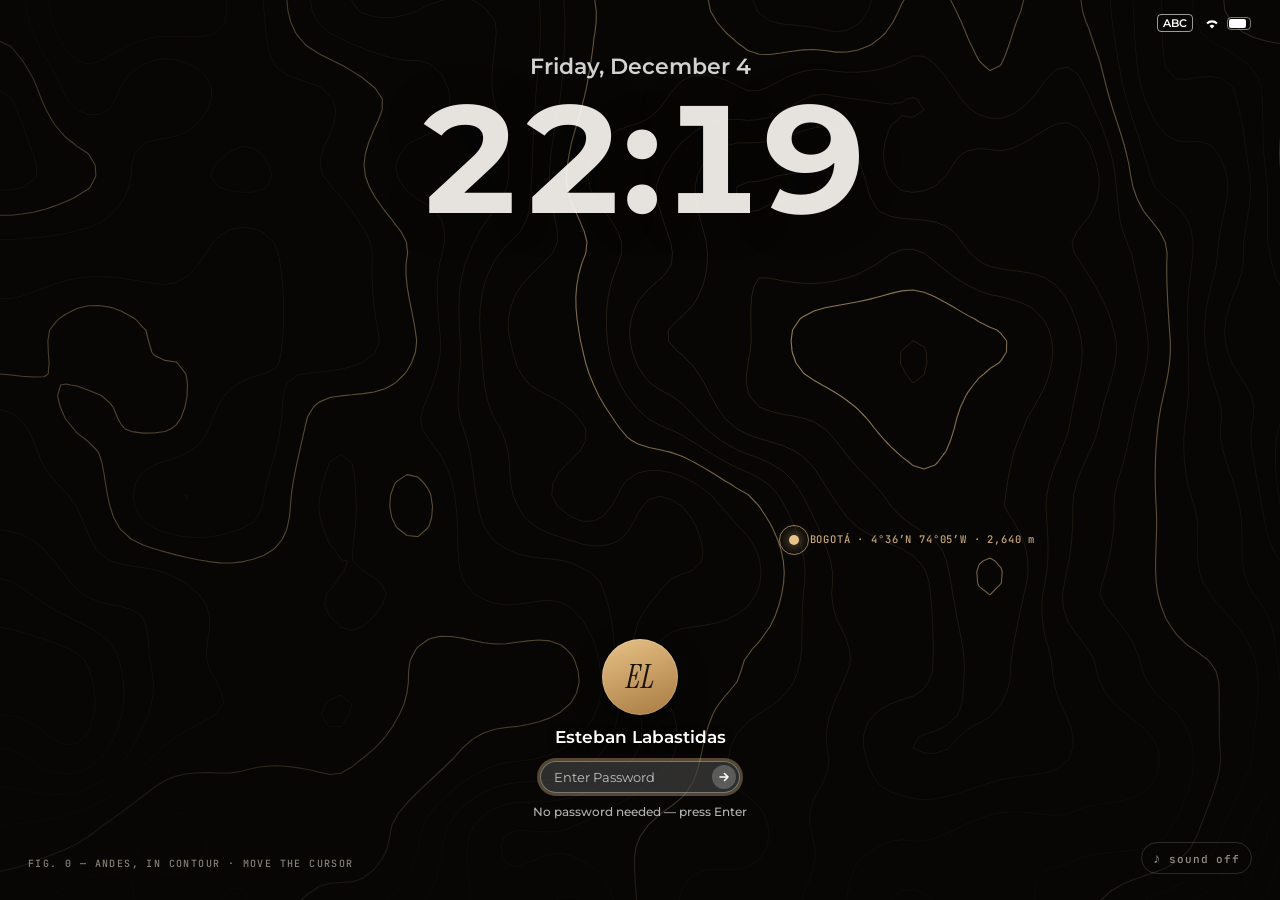
<file: index.html>
<!doctype html>
<html lang="en">
<head>
<meta charset="utf-8">
<meta name="viewport" content="width=device-width, initial-scale=1, viewport-fit=cover">
<title>Esteban Labastidas</title>
<meta name="description" content="Esteban Labastidas — economist, banker, builder. Strategy & Investor Relations at Grupo Aval, inflation forecasting research and projects, as a macOS-style desktop.">
<meta name="theme-color" content="#0b0a08">
<link rel="canonical" href="https://stebandido77.github.io/estebanlabastidas.github.io/">
<meta property="og:type" content="website">
<meta property="og:site_name" content="Esteban Labastidas">
<meta property="og:title" content="Esteban Labastidas — Economist · Banker · Builder">
<meta property="og:description" content="Strategy & Investor Relations at Grupo Aval. Inflation forecasting research, banking and markets projects, and writing about Colombia — as a macOS-style desktop.">
<meta property="og:url" content="https://stebandido77.github.io/estebanlabastidas.github.io/">
<meta property="og:image" content="https://stebandido77.github.io/estebanlabastidas.github.io/assets/img/og.jpg">
<meta property="og:image:width" content="1200">
<meta property="og:image:height" content="630">
<meta property="og:image:alt" content="Esteban Labastidas — Economist · Banker · Builder, over a black and white photo of Bogotá">
<meta property="og:locale" content="en_US">
<meta name="twitter:card" content="summary_large_image">
<meta name="twitter:creator" content="@Stbandido_">
<meta name="twitter:title" content="Esteban Labastidas — Economist · Banker · Builder">
<meta name="twitter:description" content="Strategy & Investor Relations at Grupo Aval. Inflation forecasting research, projects and writing about Colombia.">
<meta name="twitter:image" content="https://stebandido77.github.io/estebanlabastidas.github.io/assets/img/og.jpg">
<link rel="icon" href="data:image/svg+xml,%3Csvg xmlns=%22http://www.w3.org/2000/svg%22 viewBox=%220 0 64 64%22%3E%3Crect width=%2264%22 height=%2264%22 rx=%2215%22 fill=%22%23c79a5e%22/%3E%3Ctext x=%2232%22 y=%2243%22 text-anchor=%22middle%22 font-family=%22Georgia,serif%22 font-style=%22italic%22 font-size=%2230%22 fill=%22%231b150d%22%3EEL%3C/text%3E%3C/svg%3E">
<link rel="preconnect" href="https://fonts.googleapis.com">
<link rel="preconnect" href="https://fonts.gstatic.com" crossorigin>
<link rel="preload" as="style" href="https://fonts.googleapis.com/css2?family=Instrument+Serif:ital@0;1&family=Montserrat:wght@400;500;600;700&family=JetBrains+Mono:wght@400;500&family=Archivo:wdth,wght@100..125,400..700&display=swap" onload="this.onload=null;this.rel='stylesheet'">
<noscript><style>.lock,.dock,.mnav,.mb.more,.hint{display:none!important}.home{display:none!important}</style><link rel="stylesheet" href="https://fonts.googleapis.com/css2?family=Instrument+Serif:ital@0;1&family=Montserrat:wght@400;500;600;700&family=JetBrains+Mono:wght@400;500&family=Archivo:wdth,wght@100..125,400..700&display=swap"></noscript>
<link rel="preload" as="image" href="assets/img/portrait.jpg" media="(min-width:900px)">
<script>try{if(sessionStorage.getItem('eos.unlocked'))document.documentElement.classList.add('unlocked')}catch(e){}</script>
<link rel="stylesheet" href="css/os.css">
<link rel="stylesheet" href="css/apps.css">
<script defer src="assets/data/content.js"></script>
<script defer src="js/os.js"></script>
<script defer src="js/wallpaper.js"></script>
<script defer src="js/apps/about.js"></script>
<script defer src="js/apps/research.js"></script>
<script defer src="js/apps/projects.js"></script>
<script defer src="js/apps/path.js"></script>
<script defer src="js/apps/notes.js"></script>
<script defer src="js/apps/photos.js"></script>
<script defer src="js/apps/markets.js"></script>
<script defer src="js/apps/activity.js"></script>
<script defer src="js/apps/safari.js"></script>
<script defer src="js/apps/mail.js"></script>
<script defer src="js/apps/term.js"></script>
<script defer src="js/elia-net.js"></script>
<script defer src="js/apps/elia.js"></script>
<script defer src="js/apps/music.js"></script>
<script defer src="js/portrait.js"></script>
<script defer src="js/lock.js"></script>
<script defer src="js/audio.js"></script>
</head>
<body>

<div class="wall" aria-hidden="true">
  <canvas id="city"></canvas>
  <img id="wallimg" alt="" decoding="async" sizes="100vw"
    data-srcset="assets/img/wallpaper-900.webp 900w, assets/img/wallpaper-1440.webp 1440w, assets/img/wallpaper-2560.webp 2560w"
    data-src="assets/img/wallpaper.jpg">
  <div class="wdim"></div>
  <div class="grain" id="grain"></div>
</div>

<div class="lock" id="lock" role="dialog" aria-modal="true" aria-label="Login screen. Press Enter to open." tabindex="-1">
  <canvas id="topo" aria-hidden="true"></canvas>
  <div class="lk-vig"></div>
  <div class="lk-mark" id="lkmark" aria-hidden="true"><i></i><span>BOGOTÁ · 4°36′N 74°05′W · 2,640 m</span></div>
  <div class="lk-stat" aria-hidden="true"><span><b class="lk-kb">ABC</b><svg width="16" height="12" viewBox="0 0 16 12"><path d="M8 11.5 5.6 9a3.4 3.4 0 0 1 4.8 0L8 11.5Zm-4.2-4.3L2.3 5.7a8 8 0 0 1 11.4 0l-1.5 1.5a5.9 5.9 0 0 0-8.4 0Z" fill="#fff"/></svg><svg width="27" height="13" viewBox="0 0 27 13"><rect x=".5" y=".5" width="23" height="12" rx="3.5" fill="none" stroke="#fff" opacity=".45"/><rect x="2" y="2" width="17" height="9" rx="2" fill="#fff"/></svg></span></div>
  <div class="lk-clock">
    <p class="lk-date" id="lkdate">—</p>
    <p class="lk-time" id="lktime">--:--</p>
  </div>
  <script>/* fill the clock before first paint (it is the LCP element); lock.js keeps it ticking */
  try{var n=new Date(),z='America/Bogota';document.getElementById('lktime').textContent=new Intl.DateTimeFormat('en-US',{timeZone:z,hour:'numeric',minute:'2-digit',hour12:false}).format(n).replace(/^24/,'00');document.getElementById('lkdate').textContent=new Intl.DateTimeFormat('en-US',{timeZone:z,weekday:'long',month:'long',day:'numeric'}).format(n)}catch(e){}</script>
  <form class="lk-login" id="lklogin" autocomplete="off">
    <div class="lk-ava" aria-hidden="true">EL</div>
    <p class="lk-name">Esteban Labastidas</p>
    <div class="lk-pw">
      <label for="lkpw" class="sr">Password</label>
      <input id="lkpw" type="password" placeholder="Enter Password" aria-describedby="lkhint">
      <button type="submit" aria-label="Log in"><svg width="12" height="12" viewBox="0 0 12 12" aria-hidden="true"><path d="M2 6h8M6.5 2.5 10 6l-3.5 3.5" fill="none" stroke="currentColor" stroke-width="1.6" stroke-linecap="round" stroke-linejoin="round"/></svg></button>
    </div>
    <p class="lk-hint" id="lkhint">No password needed — press Enter</p>
  </form>
  <p class="lk-cap" aria-hidden="true">fig. 0 — Andes, in contour · move the cursor</p>
  <button class="lk-snd" id="lksnd" type="button" aria-pressed="false" title="Play music when you log in"><b aria-hidden="true">♪</b> <span>sound off</span></button>
</div>

<header class="menubar">
  <div class="l">
    <div class="mb logo" data-menu tabindex="0" role="button" aria-haspopup="menu" aria-label="EL menu">EL
      <div class="menu" role="menu">
        <button data-open="about">About Esteban</button>
        <a data-cv href="assets/docs/CV_Esteban_Labastidas.pdf" target="_blank" rel="noopener">Download CV <kbd>PDF</kbd></a>
        <hr><button data-spot>Search… <kbd>⌘K</kbd></button>
        <hr><button data-closeall>Close all windows</button>
        <hr><small class="mh">Window</small>
        <button data-win="min">Minimize <kbd>⌥M</kbd></button>
        <button data-win="zoom">Zoom</button>
        <button data-win="cycle">Cycle windows <kbd>⌥`</kbd></button>
        <button data-tile>Arrange windows</button>
        <button data-win="close">Close window <kbd>⌥W</kbd></button>
        <hr><button data-lock>Lock Screen <kbd>⌃⌘Q</kbd></button>
      </div>
    </div>
    <nav class="mnav" id="mnav" aria-label="Pages"></nav>
    <div class="mb more" data-menu tabindex="0" role="button" aria-haspopup="menu">Pages ▾
      <div class="menu" id="gomenu" role="menu"></div>
    </div>
  </div>
  <div class="r">
    <span class="st mkt" id="mbmkt"></span>
    <button class="mb st" data-spot aria-label="Search"><svg width="14" height="14" viewBox="0 0 14 14" aria-hidden="true"><circle cx="6" cy="6" r="4.5" fill="none" stroke="currentColor" stroke-width="1.5"/><path d="M9.5 9.5 13 13" stroke="currentColor" stroke-width="1.5" stroke-linecap="round"/></svg></button>
    <span class="st" aria-hidden="true"><svg width="16" height="12" viewBox="0 0 16 12"><path d="M8 11.5 5.6 9a3.4 3.4 0 0 1 4.8 0L8 11.5Zm-4.2-4.3L2.3 5.7a8 8 0 0 1 11.4 0l-1.5 1.5a5.9 5.9 0 0 0-8.4 0Z" fill="currentColor"/></svg></span>
    <span class="sndw">
      <button class="mb st snd" id="snd" aria-label="Play music" aria-pressed="false" title="Music — click to play/pause, right-click or hold for volume"><svg width="17" height="14" viewBox="0 0 17 14" aria-hidden="true"><path d="M1.5 5h3l4-3.5v11l-4-3.5h-3z" fill="currentColor"/><path class="w1" d="M11 4.5a3.5 3.5 0 0 1 0 5" fill="none" stroke="currentColor" stroke-width="1.4" stroke-linecap="round"/><path class="w2" d="M13 2.5a6.5 6.5 0 0 1 0 9" fill="none" stroke="currentColor" stroke-width="1.4" stroke-linecap="round"/></svg></button>
      <span class="menu sndpop" id="sndpop" hidden><label for="sndvol">Volume</label><input id="sndvol" type="range" min="0" max="100"></span>
    </span>
    <span class="st" id="clock">—</span>
  </div>
</header>

<main id="wins"></main>

<noscript>
  <article class="nojs">
    <h1>Esteban Labastidas</h1>
    <p class="nojs-k">Economist · Banker · Builder — Bogotá</p>
    <p>Analyst in Strategy &amp; Investor Relations at Grupo Aval. M.Sc. Applied Economics at Universidad de los Andes; B.S. Industrial Engineering &amp; B.A. Economics at Pontificia Universidad Javeriana. Research on inflation forecasting in Colombia (Bayesian and density forecasts, TVP-BVAR-SV, a hybrid early-warning system on SSRN), banking and capital-markets projects, and public writing on Colombian economics.</p>
    <p>This site is an interactive desktop and needs JavaScript. Everything is also here:</p>
    <ul>
      <li><a href="assets/docs/CV_Esteban_Labastidas.pdf">CV (PDF)</a></li>
      <li><a href="https://www.linkedin.com/in/esteban-labastidas-cmsa%C2%AE-8272a019a/">LinkedIn</a></li>
      <li><a href="https://github.com/Stebandido77">GitHub</a></li>
      <li><a href="https://papers.ssrn.com/sol3/papers.cfm?abstract_id=6625578">Working paper on SSRN</a></li>
      <li><a href="mailto:estebanlabastidasm@javeriana.edu.co">estebanlabastidasm@javeriana.edu.co</a></li>
      <li><a href="classic/">The classic notebook</a> (the previous, scrolling version of this site)</li>
    </ul>
  </article>
</noscript>

<section class="home" aria-label="Home screen">
  <div class="hstat"><span id="hclock">—</span><span style="display:flex;gap:6px;align-items:center" aria-hidden="true"><svg width="16" height="12" viewBox="0 0 16 12"><path d="M8 11.5 5.6 9a3.4 3.4 0 0 1 4.8 0L8 11.5Zm-4.2-4.3L2.3 5.7a8 8 0 0 1 11.4 0l-1.5 1.5a5.9 5.9 0 0 0-8.4 0Z" fill="currentColor"/></svg><svg width="25" height="12" viewBox="0 0 27 13"><rect x=".5" y=".5" width="23" height="12" rx="3.5" fill="none" stroke="currentColor" opacity=".5"/><rect x="2" y="2" width="17" height="9" rx="2" fill="currentColor"/></svg></span></div>
  <div class="hwid">
    <h2>Esteban<br><em>Labastidas</em></h2>
    <p id="htag"></p>
    <div class="mk" id="hmkt"></div>
  </div>
  <div class="apps" id="happs"></div>
</section>

<nav class="dock" id="dock" aria-label="Dock"></nav>

<footer>
<p class="wcap">Bogotá · black &amp; white<br>Photo <a href="https://commons.wikimedia.org/wiki/File:Bogot%C3%A1,_Monserrate,_2023-06_CN-02.jpg" target="_blank" rel="noopener">© Steffen Schmitz</a> · <a href="https://creativecommons.org/licenses/by-sa/4.0/" target="_blank" rel="noopener">CC BY-SA 4.0</a></p>
<div class="hint" id="hint">Every page is in the menu bar and the Dock · search with <kbd>⌘K</kbd></div>
</footer>

<div class="spot" id="spot" role="dialog" aria-modal="true" aria-label="Search">
  <div class="box">
    <div class="q"><svg width="20" height="20" viewBox="0 0 14 14" aria-hidden="true"><circle cx="6" cy="6" r="4.5" fill="none" stroke="currentColor" stroke-width="1.3"/><path d="M9.5 9.5 13 13" stroke="currentColor" stroke-width="1.3" stroke-linecap="round"/></svg><input id="spotq" placeholder="Search papers, projects, roles…" autocomplete="off" aria-label="Search" aria-controls="spotr"></div>
    <ul id="spotr" role="listbox" aria-label="Results"></ul>
  </div>
</div>

</body>
</html>
</file>
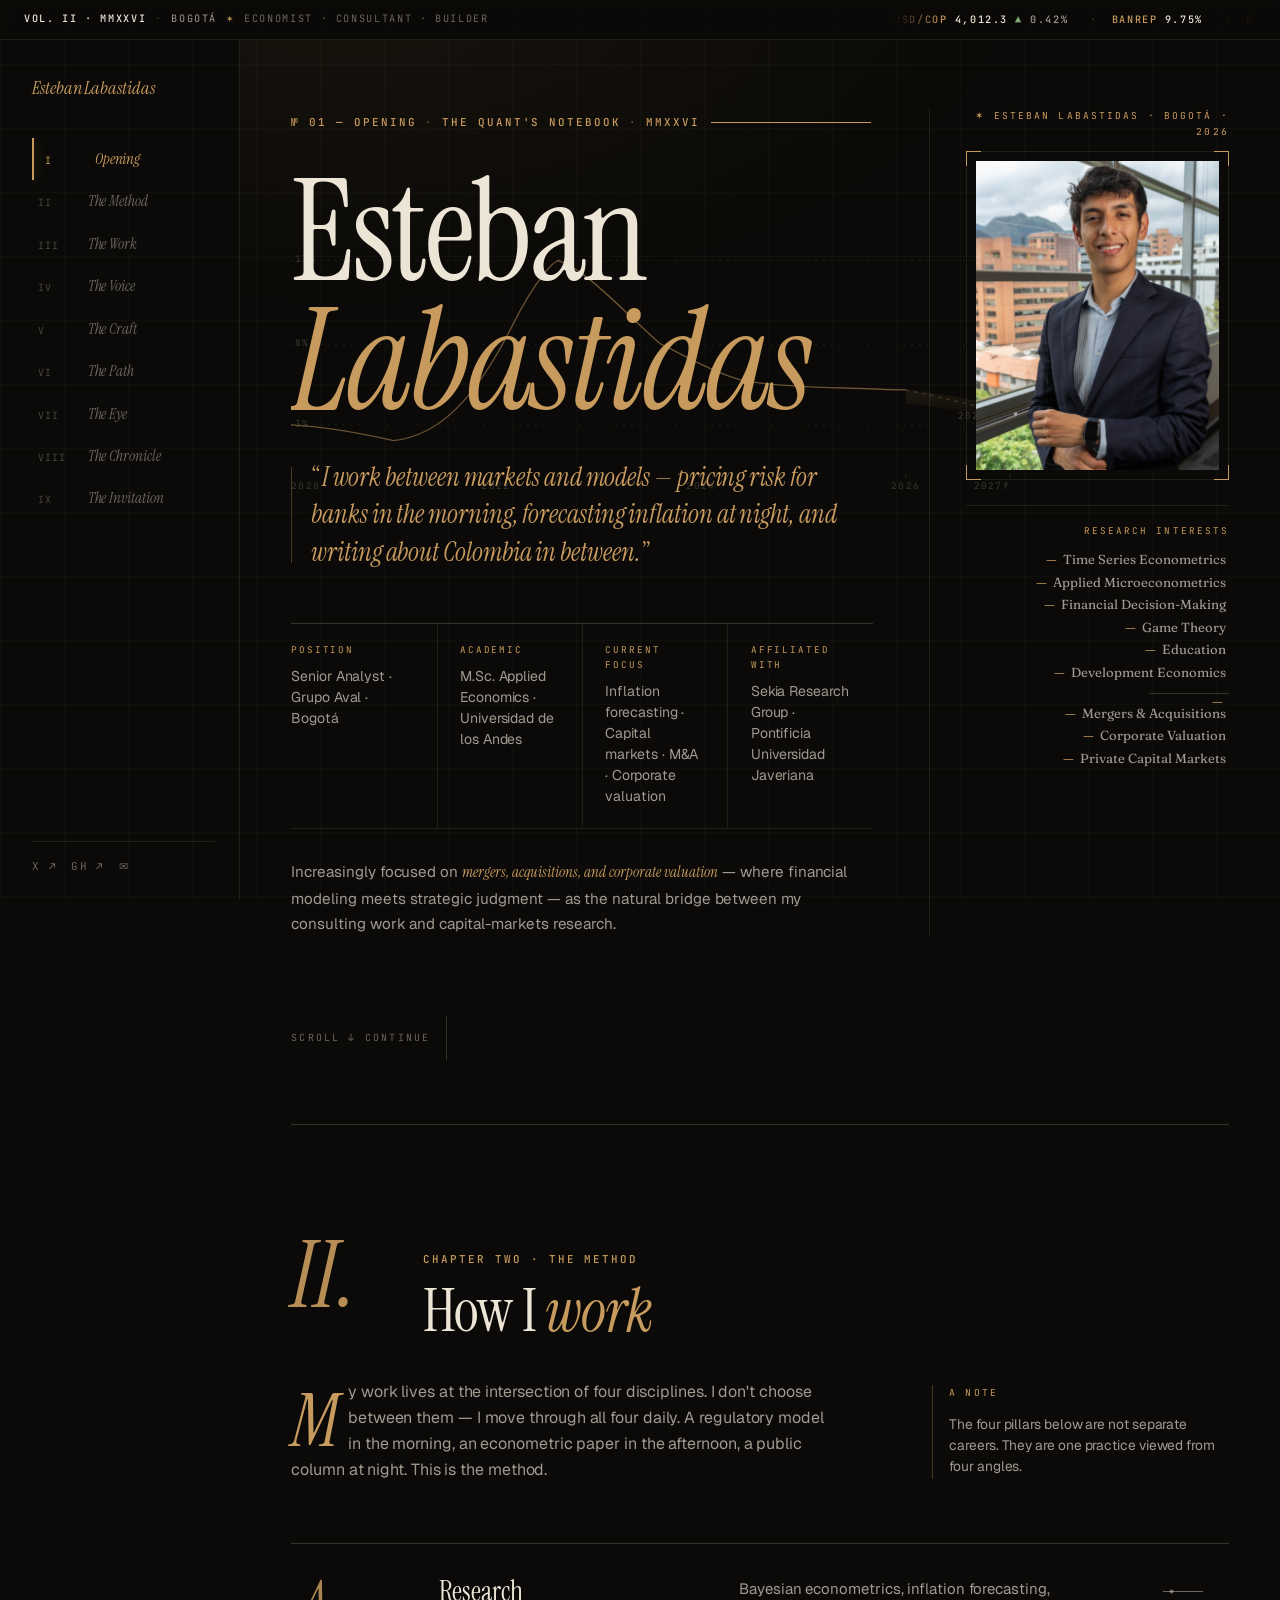
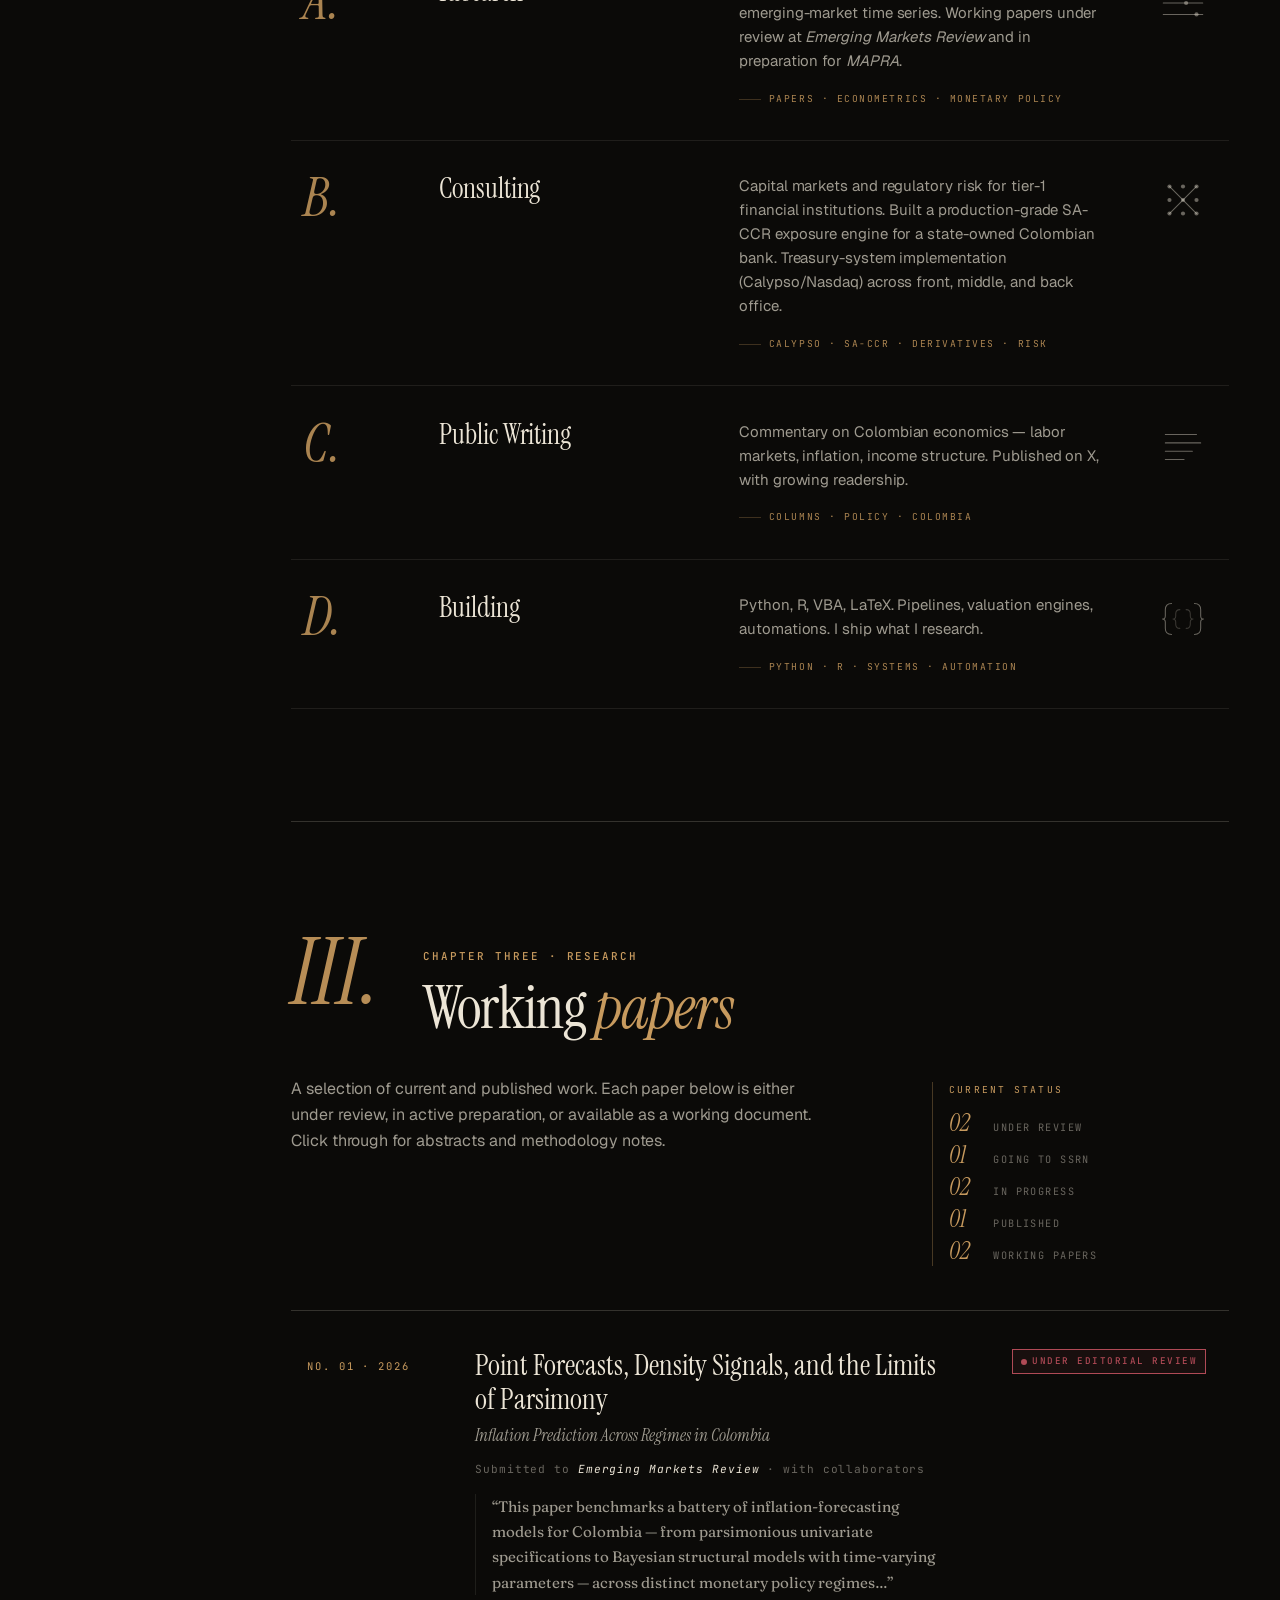
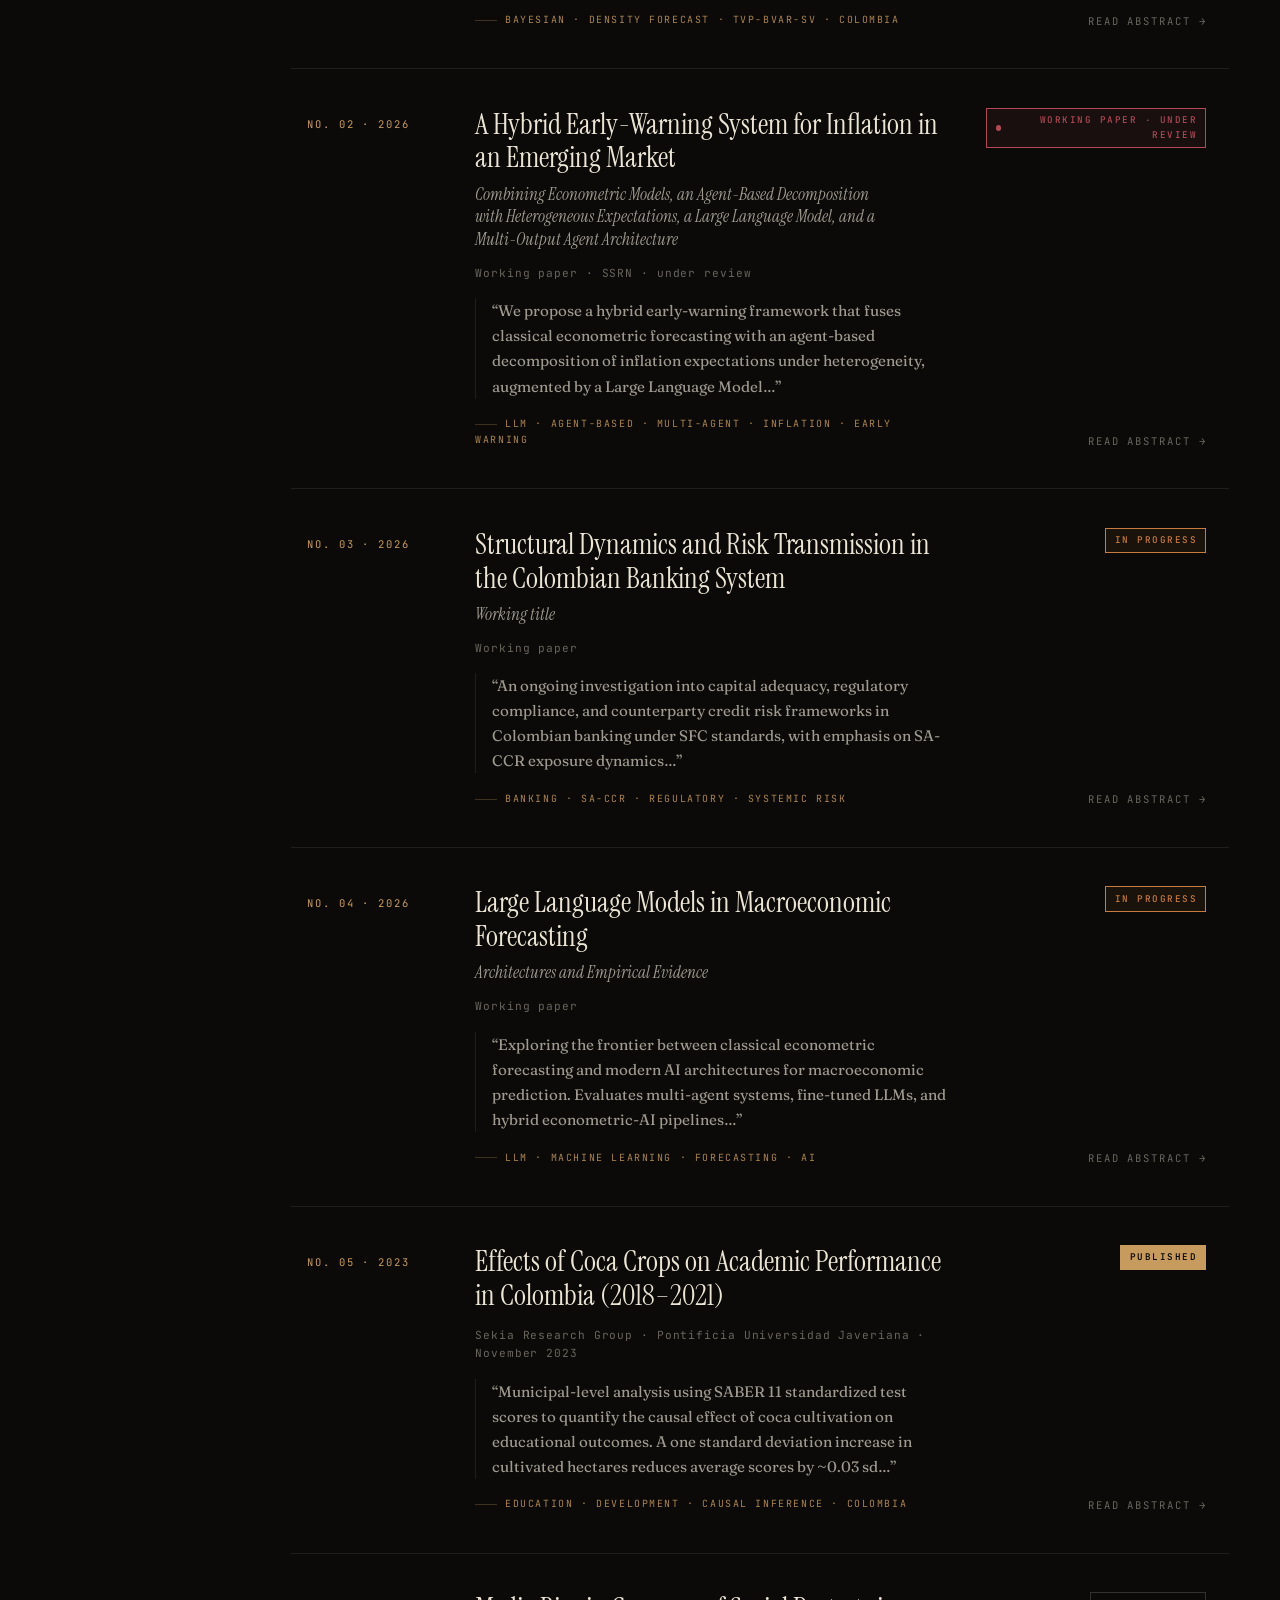
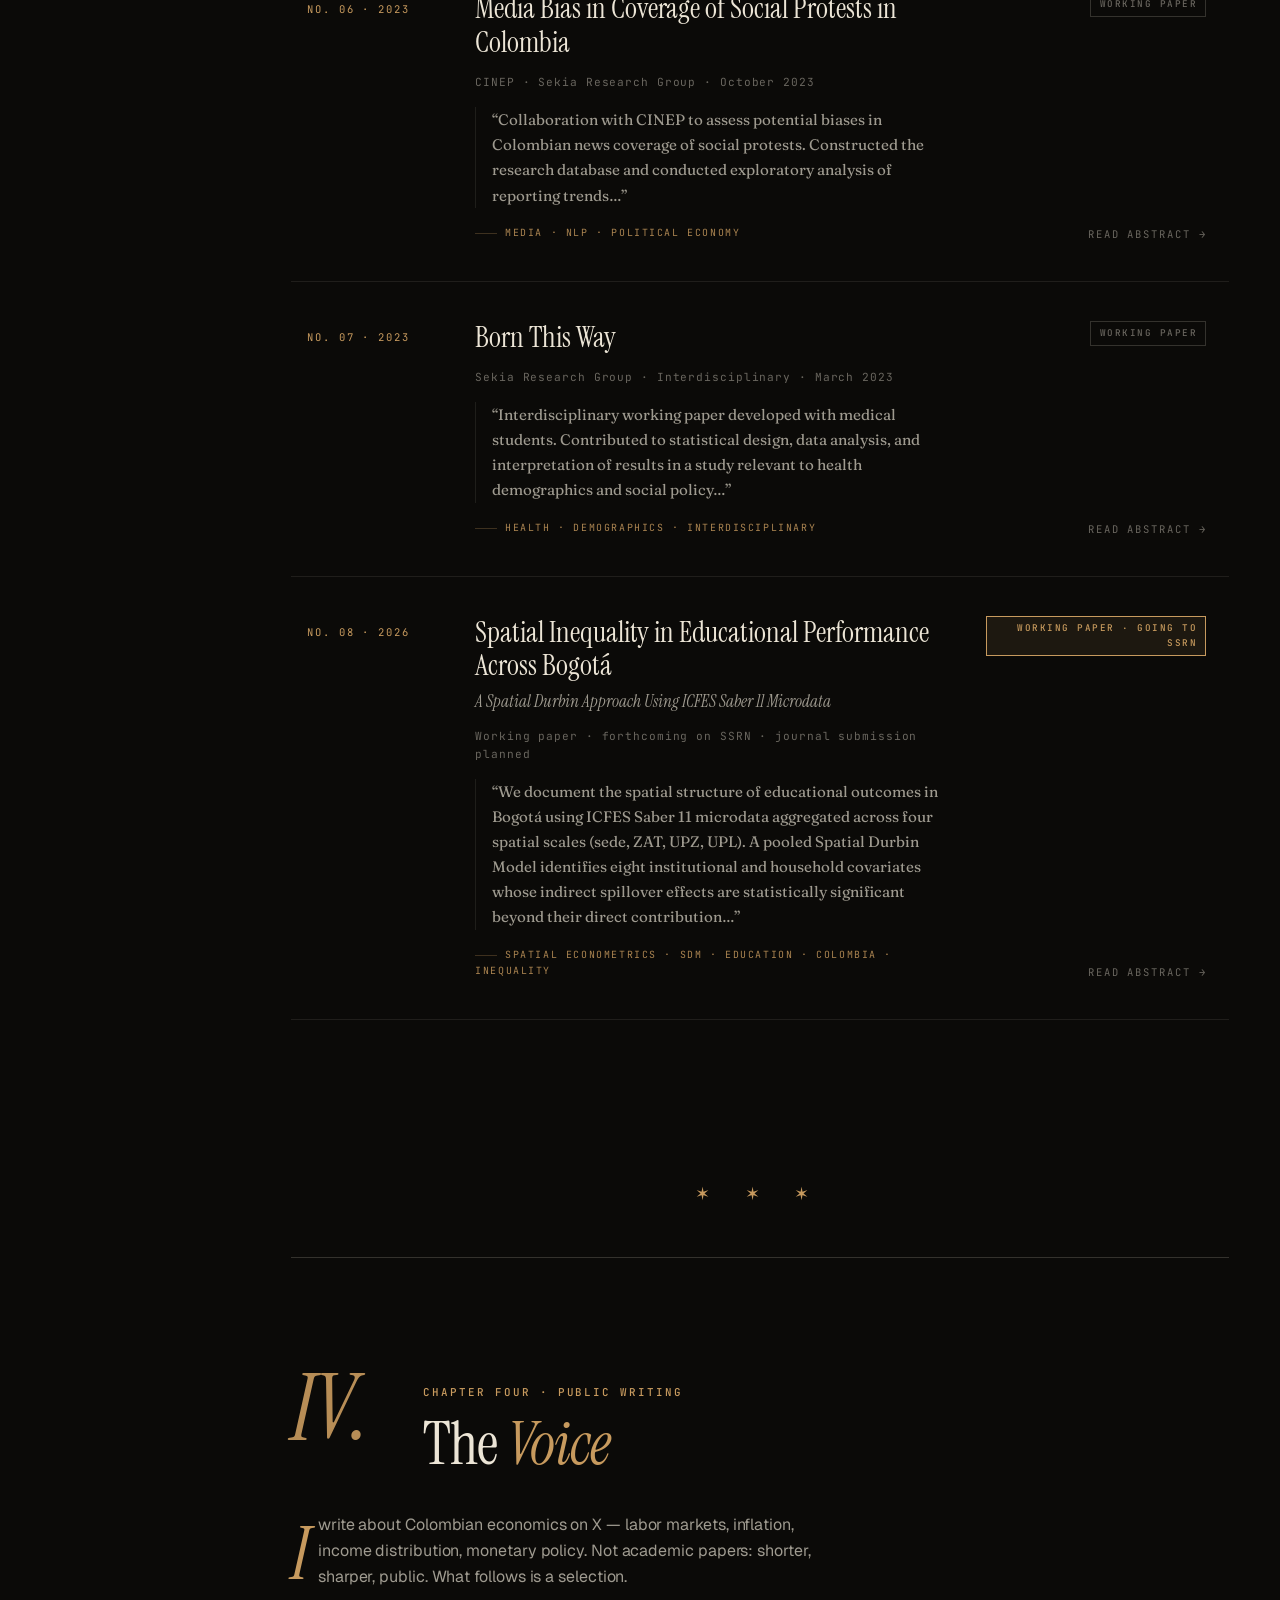
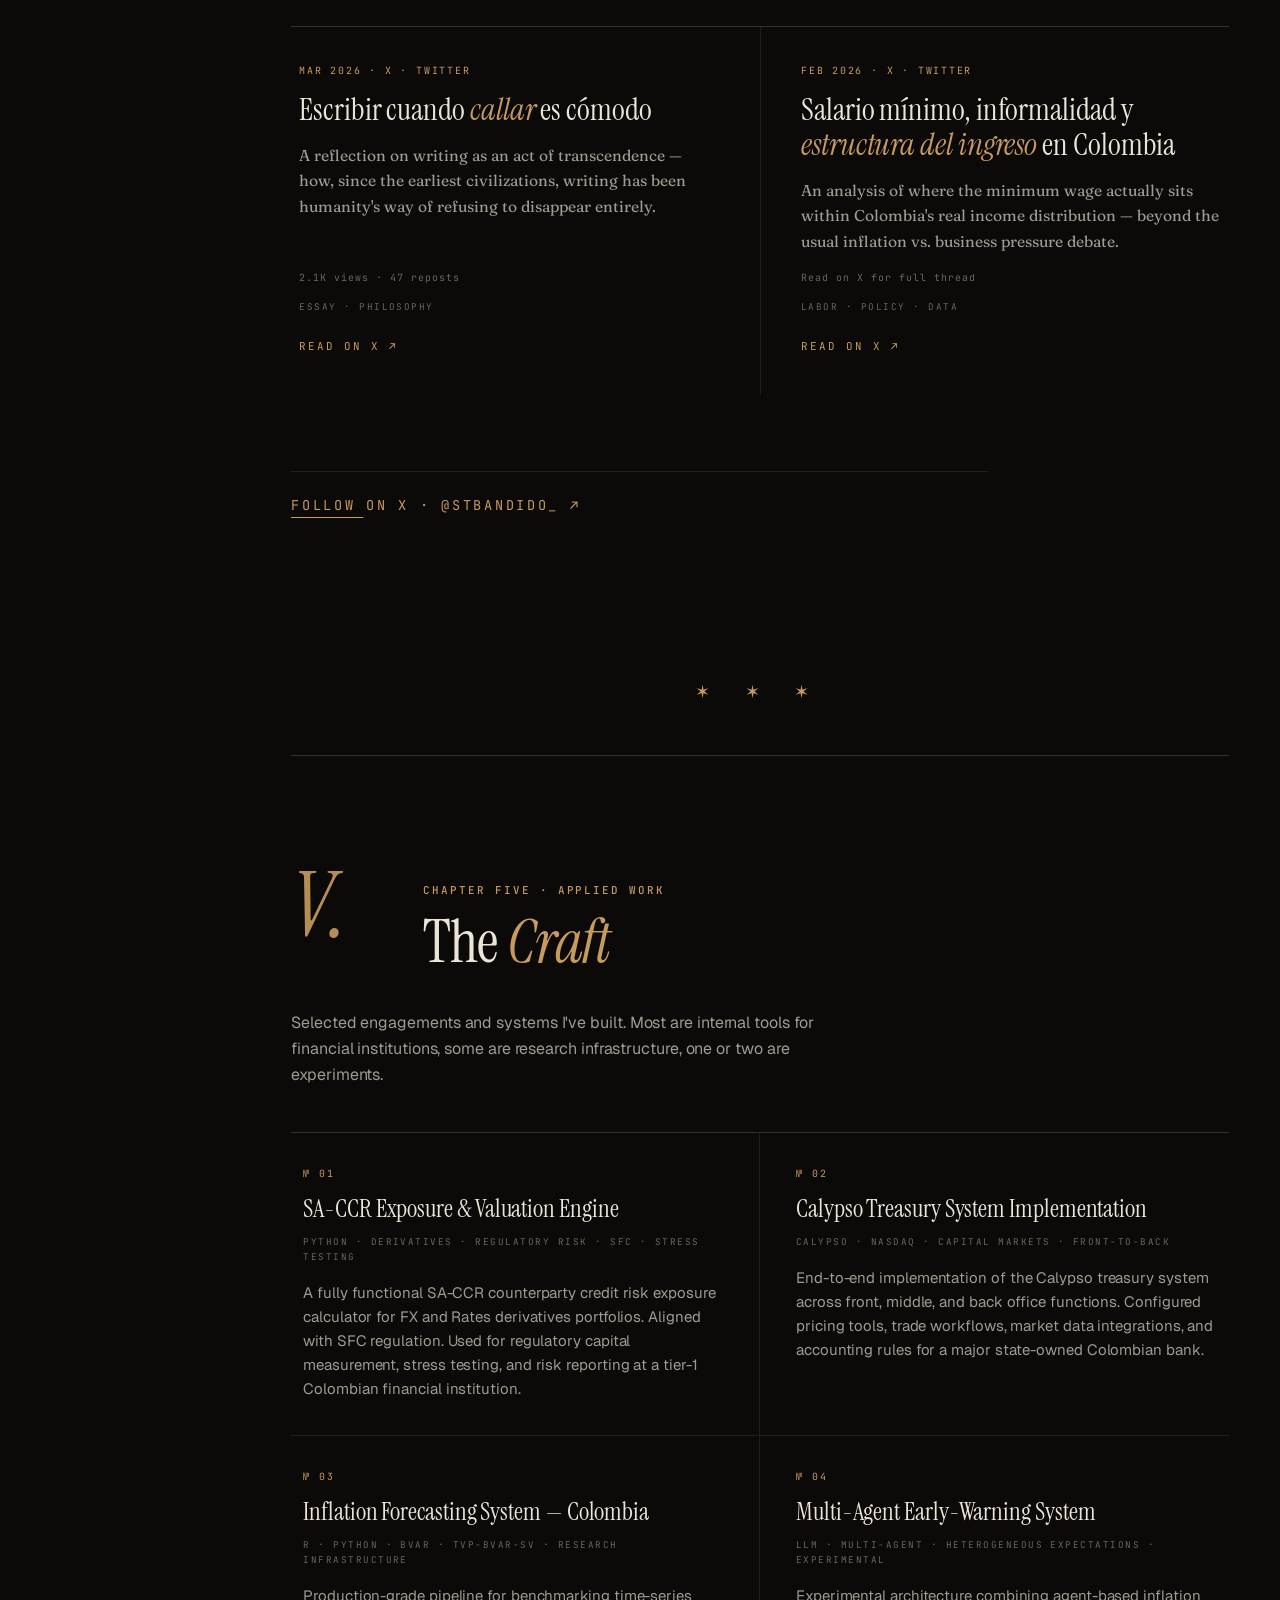
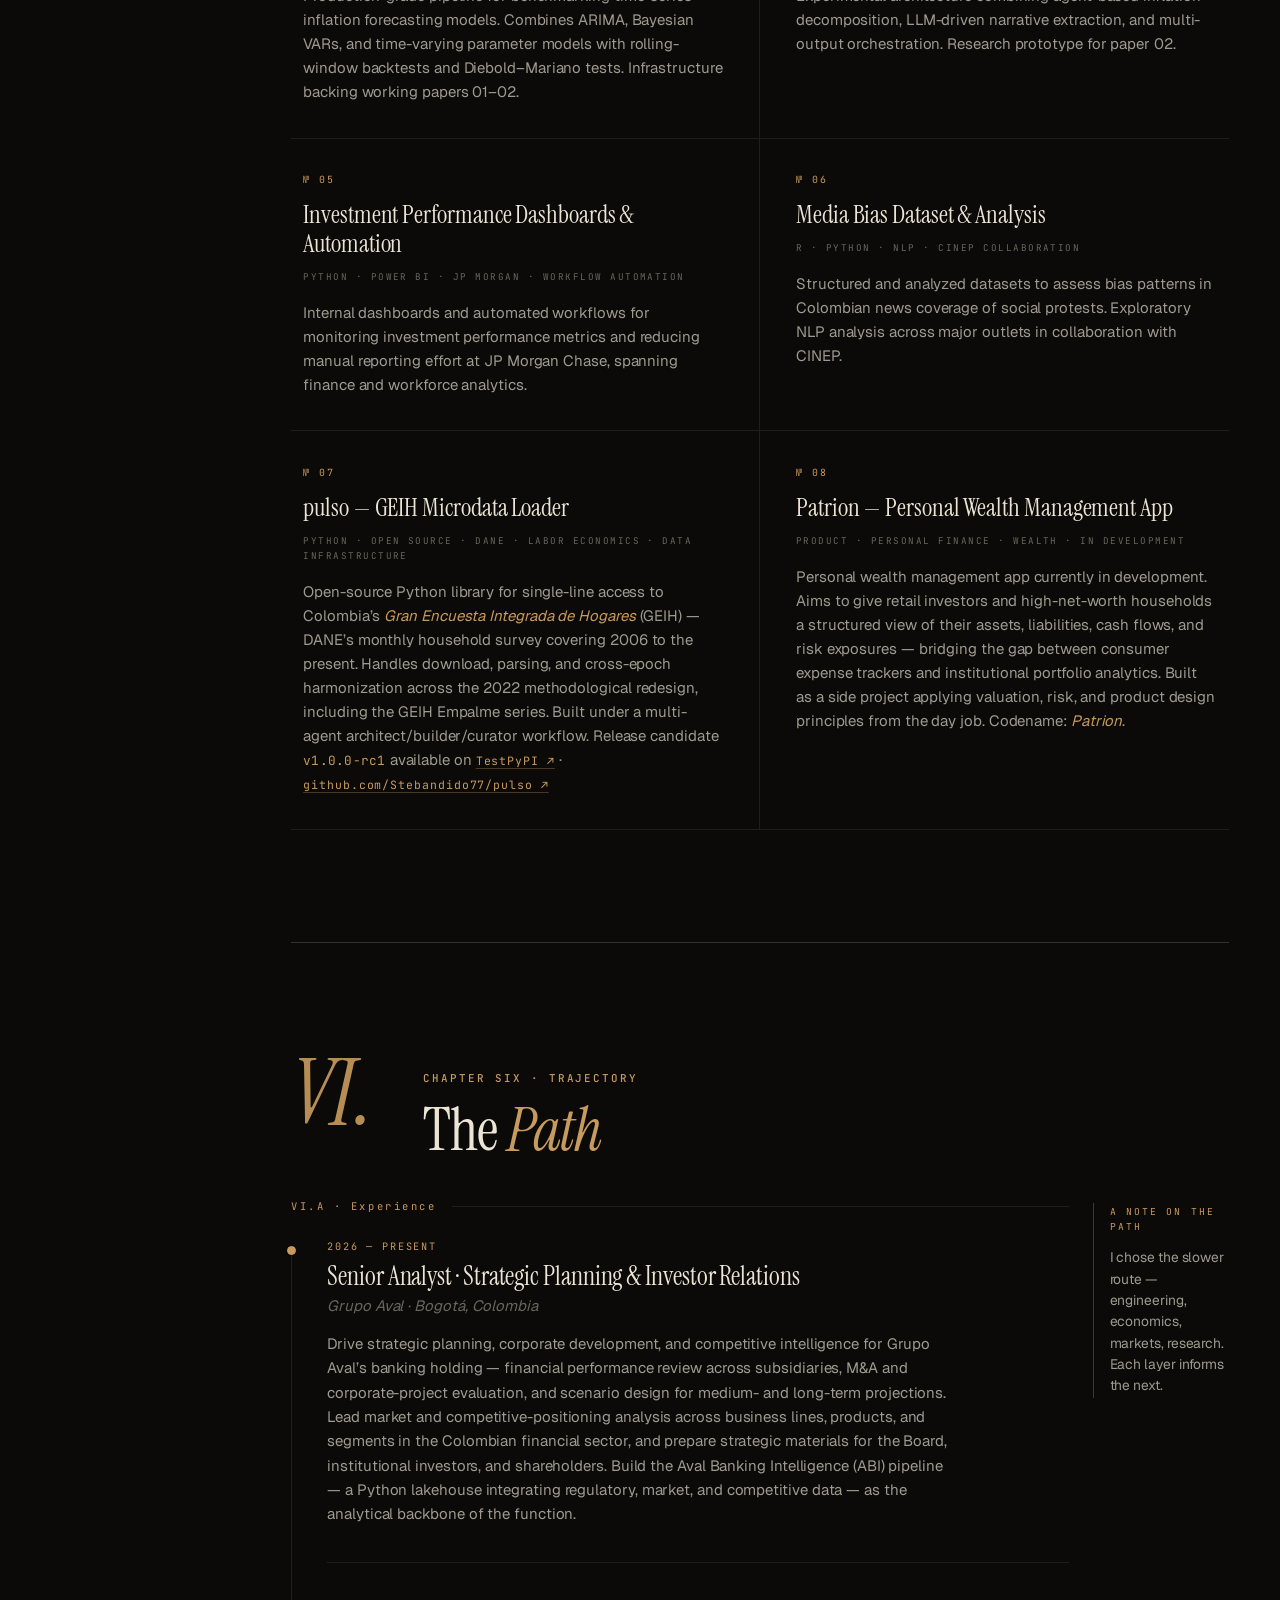
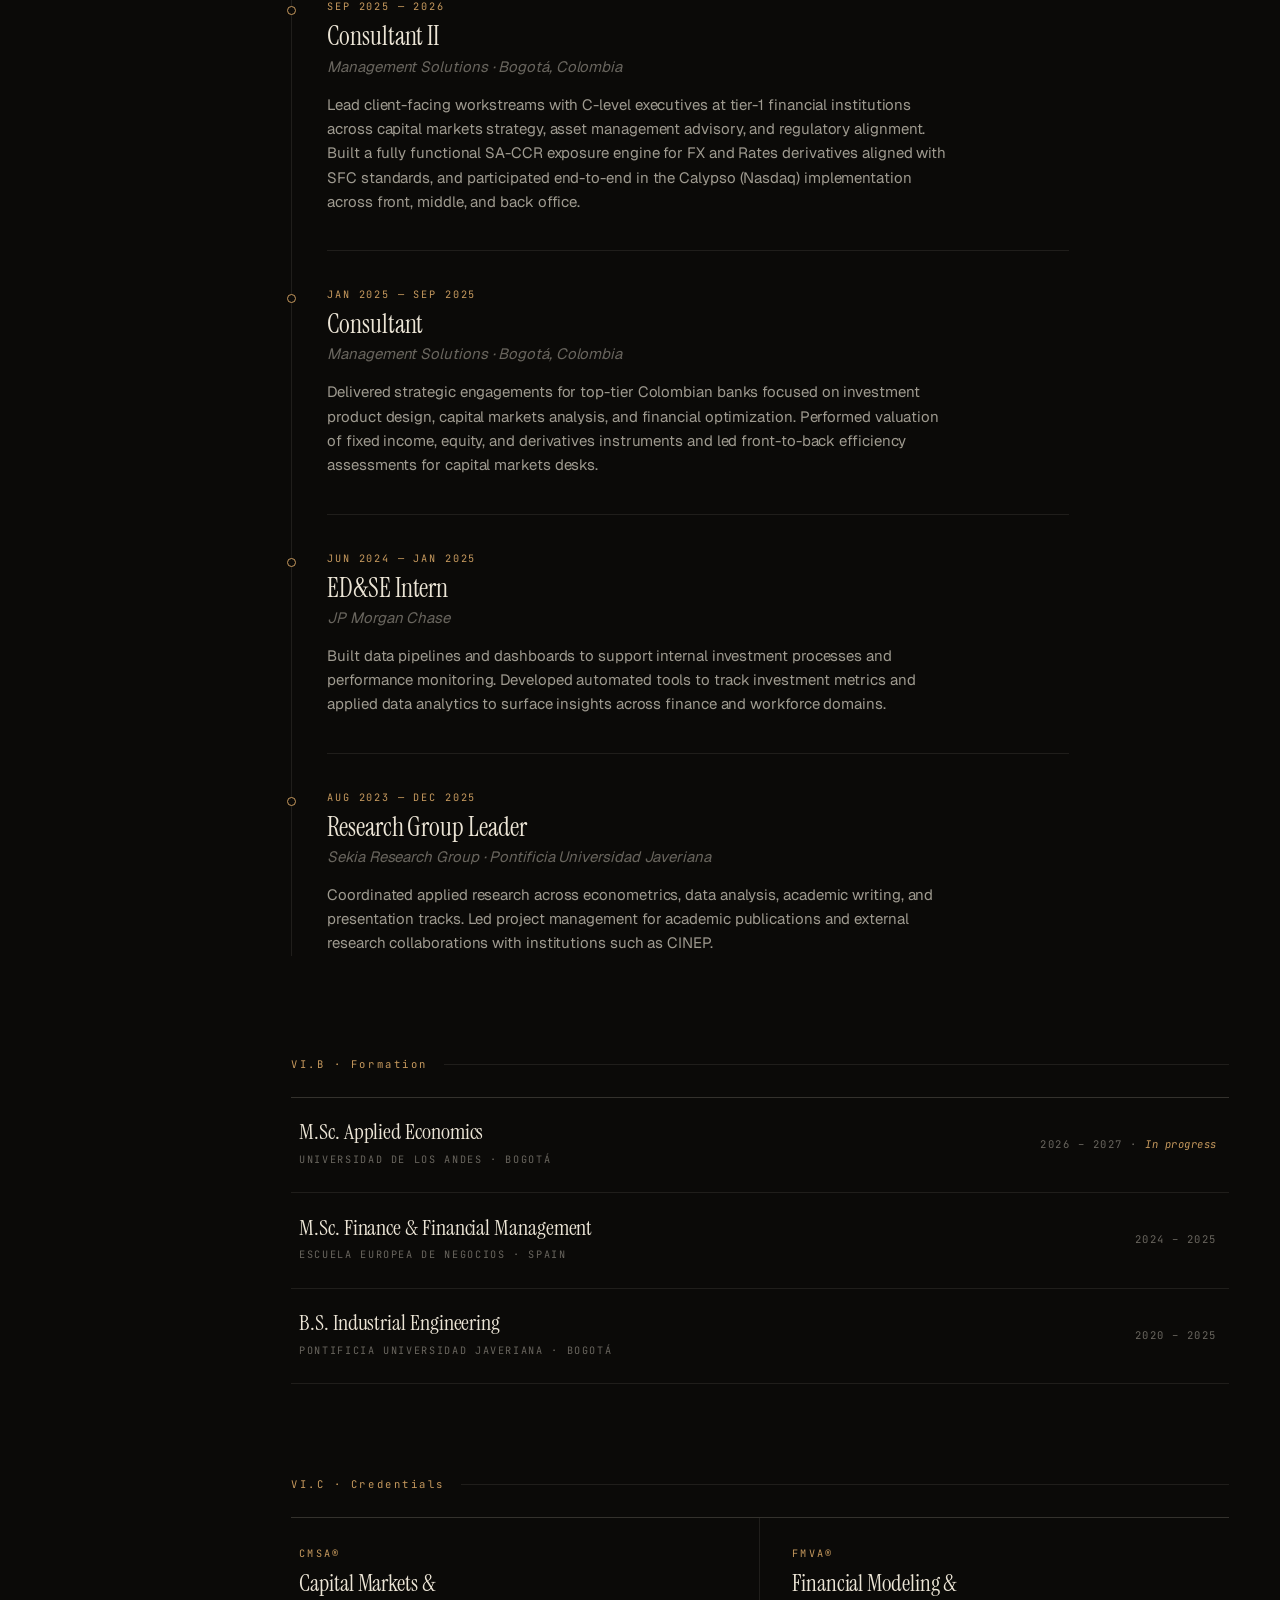
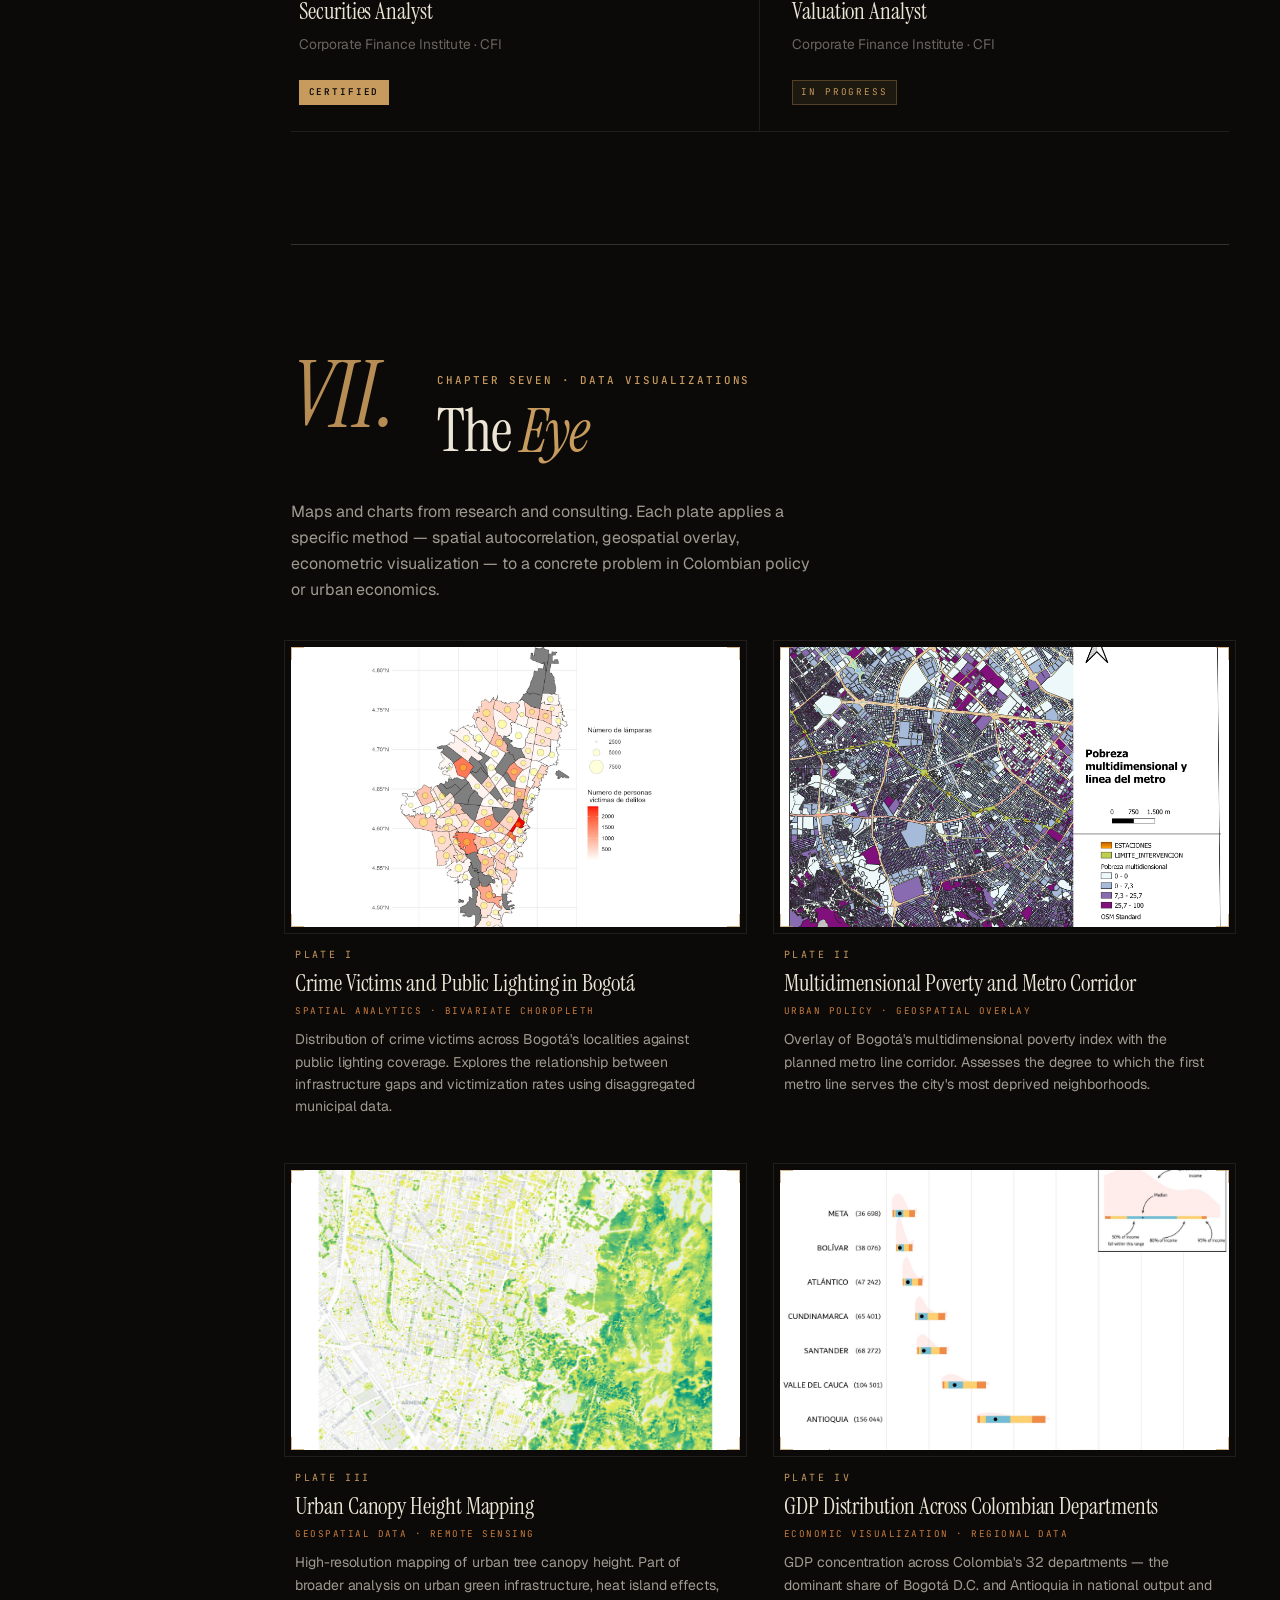
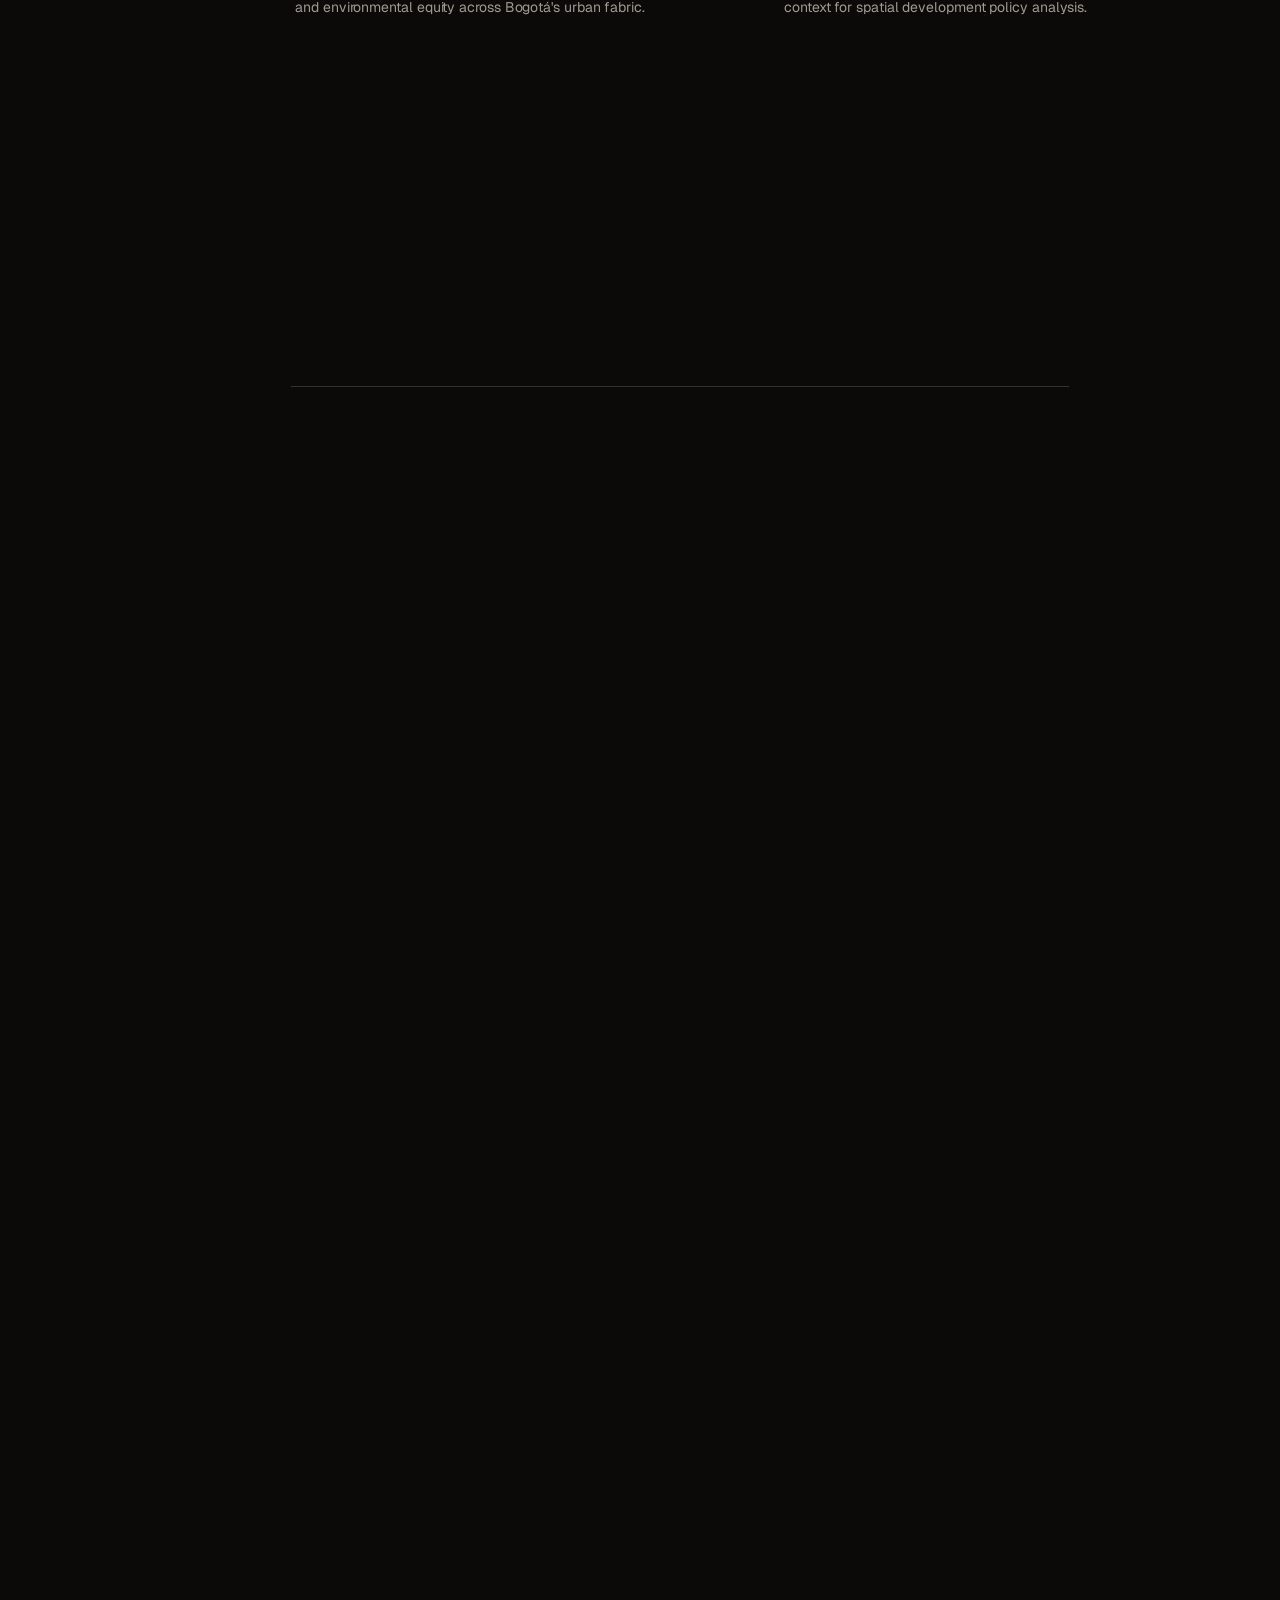
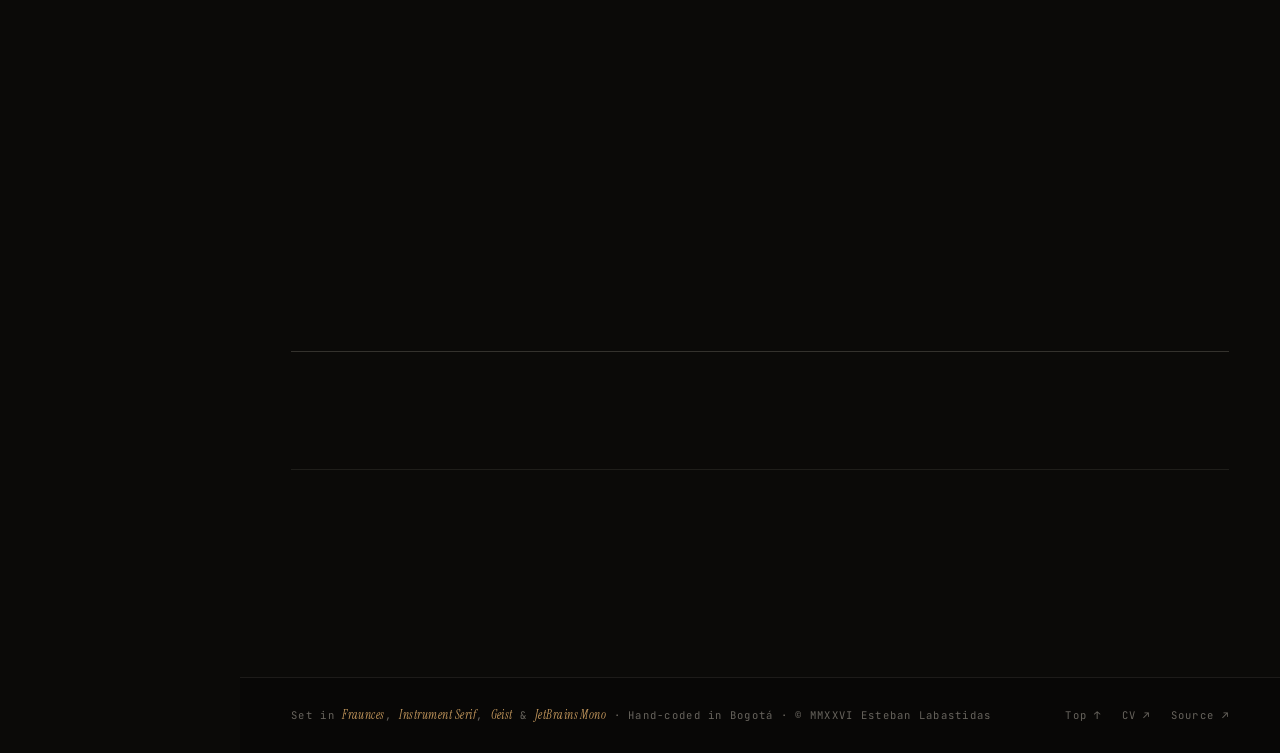
<file: classic/index.html>
<!DOCTYPE html>
<html lang="en">
<head>
  <meta charset="UTF-8">
  <meta name="viewport" content="width=device-width, initial-scale=1.0">
  <meta name="description" content="Esteban Labastidas — Economist, consultant, and builder. I work between markets and models: pricing risk for banks, forecasting inflation, and writing about Colombia. Based in Bogotá.">
  <meta name="author" content="Esteban Labastidas">
  <meta name="theme-color" content="#0b0a08">

  <meta property="og:title" content="Esteban Labastidas — The Quant's Notebook">
  <meta property="og:description" content="Economist, consultant, public writer, and builder. Working between markets and models.">
  <meta property="og:type" content="website">
  <meta property="og:locale" content="en_US">

  <meta name="twitter:card" content="summary_large_image">
  <meta name="twitter:creator" content="@Stbandido_">
  <meta name="twitter:title" content="Esteban Labastidas — The Quant's Notebook">
  <meta name="twitter:description" content="Economist, consultant, public writer, and builder.">

  <title>Esteban Labastidas — The Quant's Notebook</title>

  <link rel="preconnect" href="https://fonts.googleapis.com">
  <link rel="preconnect" href="https://fonts.gstatic.com" crossorigin>
  <link href="https://fonts.googleapis.com/css2?family=Fraunces:ital,opsz,wght,SOFT@0,9..144,300..900,0..100;1,9..144,300..900,0..100&family=Instrument+Serif:ital@0;1&family=JetBrains+Mono:wght@400;500;600&family=Geist:wght@300;400;500;600&display=swap" rel="stylesheet">

  <link rel="icon" type="image/svg+xml" href="data:image/svg+xml;utf8,<svg xmlns='http://www.w3.org/2000/svg' viewBox='0 0 32 32'><rect width='32' height='32' fill='%230b0a08'/><text x='7' y='24' font-size='22' font-family='Georgia, serif' font-style='italic' fill='%23c79a5e'>E</text></svg>">

  <link rel="stylesheet" href="style.css">
  <noscript>
    <style>
      .hero, .hero * { opacity: 1 !important; transform: none !important; }
      .hero .hero__curve { opacity: 0.5 !important; }
      .hero .curve-observed { stroke-dashoffset: 0 !important; }
      .chapter-head, .chapter-head * { opacity: 1 !important; transform: none !important; clip-path: none !important; }
      .chapter::before { transform: none !important; }
      .reveal { opacity: 1 !important; transform: none !important; }
      .pillar__icon line, .pillar__icon path { stroke-dashoffset: 0 !important; }
      .pillar__icon circle { transform: none !important; }
      .trajectory::after { transform: scaleY(1) !important; }
      .trajectory__entry::before { transform: translateX(-4px) scale(1) !important; }
      .plate__link::after { display: none !important; }
      .plate__link img { transform: none !important; }
      .ticker-item { position: static !important; opacity: 1 !important; display: none; }
      .ticker-item:first-child { display: flex; }
    </style>
  </noscript>
</head>
<body data-chapter="i">

  <!-- ═══════════════════════════════════════════════════════════════
       00 · MASTHEAD — running head, always visible
  ═══════════════════════════════════════════════════════════════ -->
  <header class="masthead" id="masthead" role="banner">
    <div class="masthead__inner">
      <div class="masthead__left">
        <span class="masthead__vol">VOL. II · MMXXVI</span>
        <span class="masthead__sep">·</span>
        <span class="masthead__city">BOGOTÁ</span>
        <span class="masthead__star">✶</span>
        <span class="masthead__disc">ECONOMIST · CONSULTANT · BUILDER</span>
      </div>
      <div class="masthead__right" aria-live="polite" aria-label="Market indicators">
        <div class="ticker" id="ticker">
          <span class="ticker-item is-active" data-delta="up">
            <span class="ticker-label">USD/COP</span>
            <span class="ticker-val">4,012.3</span>
            <span class="ticker-arrow ticker-arrow--up">▲</span>
            <span class="ticker-pct">0.42%</span>
          </span>
          <span class="ticker-item" data-delta="flat">
            <span class="ticker-label">BANREP</span>
            <span class="ticker-val">9.75%</span>
          </span>
          <span class="ticker-item" data-delta="down">
            <span class="ticker-label">CPI YoY</span>
            <span class="ticker-val">5.20%</span>
            <span class="ticker-arrow ticker-arrow--down">▼</span>
          </span>
          <span class="ticker-item" data-delta="flat">
            <span class="ticker-label">COLCAP</span>
            <span class="ticker-val">1,358.7</span>
          </span>
        </div>
      </div>
    </div>
    <div class="progress" id="progress" aria-hidden="true"></div>
  </header>

  <!-- ═══════════════════════════════════════════════════════════════
       SIDEBAR — scroll spy + chapter index
  ═══════════════════════════════════════════════════════════════ -->
  <aside class="sidebar" id="sidebar" aria-label="Chapter navigation">
    <div class="sidebar__inner">
      <a href="#opening" class="sidebar__mark" aria-label="Esteban Labastidas — home">
        <span class="sidebar__mark-name">Esteban Labastidas</span>
      </a>

      <nav class="sidebar__nav" aria-label="Chapters">
        <ol class="chapters">
          <li><a href="#opening"     data-num="I">   <span class="chapters__num">I</span>   <span class="chapters__name">Opening</span>   </a></li>
          <li><a href="#method"      data-num="II">  <span class="chapters__num">II</span>  <span class="chapters__name">The Method</span></a></li>
          <li><a href="#work"        data-num="III"> <span class="chapters__num">III</span> <span class="chapters__name">The Work</span>  </a></li>
          <li><a href="#voice"       data-num="IV">  <span class="chapters__num">IV</span>  <span class="chapters__name">The Voice</span> </a></li>
          <li><a href="#craft"       data-num="V">   <span class="chapters__num">V</span>   <span class="chapters__name">The Craft</span> </a></li>
          <li><a href="#path"        data-num="VI">  <span class="chapters__num">VI</span>  <span class="chapters__name">The Path</span>  </a></li>
          <li><a href="#eye"         data-num="VII"> <span class="chapters__num">VII</span> <span class="chapters__name">The Eye</span>   </a></li>
          <li><a href="#chronicle"   data-num="VIII"><span class="chapters__num">VIII</span><span class="chapters__name">The Chronicle</span></a></li>
          <li><a href="#invitation"  data-num="IX">  <span class="chapters__num">IX</span>  <span class="chapters__name">The Invitation</span></a></li>
        </ol>
      </nav>

      <div class="sidebar__foot">
        <a href="https://x.com/Stbandido_" target="_blank" rel="noopener" class="sidebar__link">X ↗</a>
        <a href="https://github.com/Stebandido77" target="_blank" rel="noopener" class="sidebar__link">GH ↗</a>
        <a href="mailto:estebanlabastidasm@javeriana.edu.co" class="sidebar__link">✉</a>
      </div>
    </div>
  </aside>

  <!-- Mobile drawer trigger -->
  <button class="drawer-toggle" id="drawerToggle" aria-label="Open chapter navigation" aria-expanded="false" aria-controls="sidebar">
    <span></span><span></span><span></span>
  </button>

  <!-- ═══════════════════════════════════════════════════════════════
       MAIN
  ═══════════════════════════════════════════════════════════════ -->
  <main class="main" id="main">

    <!-- ───────────────────────────────────────────────────────────
         CHAPTER I · OPENING — navy deep
    ─────────────────────────────────────────────────────────── -->
    <section id="opening" class="chapter chapter--navy-deep chapter--hero" data-chapter="i" data-mood="navy">
      <div class="chapter__inner hero">

        <!-- SVG curve — behind the name, shifted down so ticks clear the letters -->
        <svg class="hero__curve" viewBox="0 0 780 320" preserveAspectRatio="xMinYMid meet" aria-hidden="true">
          <defs>
            <linearGradient id="bandGrad" x1="0" y1="0" x2="0" y2="1">
              <stop offset="0%"   stop-color="#b8925a" stop-opacity="0.22"/>
              <stop offset="100%" stop-color="#b8925a" stop-opacity="0.02"/>
            </linearGradient>
          </defs>

          <g class="curve-grid">
            <line x1="0"   y1="248" x2="780" y2="248"/> <!-- 3% -->
            <line x1="0"   y1="161" x2="780" y2="161"/> <!-- 8% -->
            <line x1="0"   y1="70"  x2="780" y2="70"/>  <!-- 13% -->
          </g>

          <g class="curve-axis">
            <text x="4" y="72">13%</text>
            <text x="4" y="163">8%</text>
            <text x="4" y="250">3%</text>
          </g>

          <g class="curve-ticks">
            <line x1="0"   y1="300" x2="0"   y2="306"/>
            <line x1="111" y1="300" x2="111" y2="306"/>
            <line x1="222" y1="300" x2="222" y2="306"/>
            <line x1="333" y1="300" x2="333" y2="306"/>
            <line x1="444" y1="300" x2="444" y2="306"/>
            <line x1="555" y1="300" x2="555" y2="306"/>
            <line x1="666" y1="300" x2="666" y2="306"/>
            <line x1="779" y1="300" x2="779" y2="306"/>
            <text x="0"   y="317" text-anchor="start">2020</text>
            <text x="222" y="317" text-anchor="middle">2022</text>
            <text x="444" y="317" text-anchor="middle">2024</text>
            <text x="666" y="317" text-anchor="middle">2026</text>
            <text x="779" y="317" text-anchor="end">2027f</text>
          </g>

          <path class="curve-band" d="M 666 210 Q 722 215 779 231 L 779 245 Q 722 230 666 225 Z" fill="url(#bandGrad)"/>

          <path class="curve-observed"
                d="M 0 248
                   C 40 250, 80 258, 111 265
                   C 160 260, 200 220, 240 140
                   C 265 90, 285 70, 290 70
                   C 320 80, 360 125, 400 160
                   C 430 175, 460 192, 490 200
                   C 520 205, 555 207, 600 208
                   C 630 209, 650 210, 666 210"
                fill="none"/>

          <path class="curve-forecast" d="M 666 210 Q 722 222 779 237" fill="none"/>

          <g class="curve-peak" transform="translate(290 70)">
            <circle r="2" opacity="0.3"/>
          </g>

          <g class="curve-forecast-label" transform="translate(762 242)">
            <text>2027f</text>
          </g>
        </svg>

        <div class="hero__body">
          <p class="dateline dateline--hero">
            <span>№ 01 — OPENING</span>
            <span class="dateline__sep">·</span>
            <span>THE QUANT'S NOTEBOOK</span>
            <span class="dateline__sep">·</span>
            <span>MMXXVI</span>
            <span class="dateline__rule"></span>
          </p>

          <h1 class="hero__name">
            <span class="hero__name-first"><span class="mask__inner">Esteban</span></span>
            <span class="hero__name-last"><span class="mask__inner"><em>Labastidas</em></span></span>
          </h1>

          <p class="hero__thesis">
            <em><span class="qm">&ldquo;</span>I work between markets and models — pricing risk
            for banks in the morning, forecasting inflation at night, and writing about
            Colombia in between.<span class="qm">&rdquo;</span></em>
          </p>

        </div>

        <dl class="hero__meta">
          <div>
            <dt>Position</dt>
            <dd>Senior Analyst · Grupo Aval · Bogotá</dd>
          </div>
          <div>
            <dt>Academic</dt>
            <dd>M.Sc. Applied Economics · Universidad de los Andes</dd>
          </div>
          <div>
            <dt>Current Focus</dt>
            <dd>Inflation forecasting · Capital markets · M&amp;A · Corporate valuation</dd>
          </div>
          <div>
            <dt>Affiliated with</dt>
            <dd>Sekia Research Group · Pontificia Universidad Javeriana</dd>
          </div>
        </dl>

        <p class="hero__bio">
          Increasingly focused on <em>mergers, acquisitions, and corporate valuation</em>
          — where financial modeling meets strategic judgment — as the natural bridge
          between my consulting work and capital-markets research.
        </p>

        <figure class="hero__portrait">
          <p class="hero__portrait-caption">✶ ESTEBAN LABASTIDAS · BOGOTÁ · 2026</p>
          <div class="hero__portrait-frame">
            <img src="../assets/img/DSC06561.jpg" alt="Portrait of Esteban Labastidas" loading="eager">
          </div>

          <aside class="hero__interests" aria-label="Research interests">
            <p class="hero__interests-label">RESEARCH INTERESTS</p>
            <ul>
              <li>Time Series Econometrics</li>
              <li>Applied Microeconometrics</li>
              <li>Financial Decision-Making</li>
              <li>Game Theory</li>
              <li>Education</li>
              <li>Development Economics</li>
              <li class="hero__interests-rule"></li>
              <li>Mergers &amp; Acquisitions</li>
              <li>Corporate Valuation</li>
              <li>Private Capital Markets</li>
            </ul>
          </aside>
        </figure>

        <div class="hero__scroll" aria-hidden="true">
          <span>SCROLL ↓ CONTINUE</span>
          <span class="hero__scroll-line"></span>
        </div>

      </div>
    </section>

    <!-- ───────────────────────────────────────────────────────────
         CHAPTER II · THE METHOD — paper
    ─────────────────────────────────────────────────────────── -->
    <section id="method" class="chapter chapter--paper" data-chapter="ii" data-mood="paper">
      <div class="chapter__inner">

        <header class="chapter-head">
          <span class="chapter-head__numeral" aria-hidden="true">II.</span>
          <div class="chapter-head__text">
            <p class="dateline">CHAPTER TWO · THE METHOD</p>
            <h2 class="chapter-head__title">How I <em>work</em></h2>
          </div>
        </header>

        <div class="chapter__row">
          <p class="chapter-intro chapter-intro--dropcap">
            <span class="dropcap">M</span>y work lives at the intersection of four
            disciplines. I don't choose between them — I move through all four daily. A
            regulatory model in the morning, an econometric paper in the afternoon, a
            public column at night. This is the method.
          </p>

          <aside class="marginalia">
            <p class="marginalia__label">A NOTE</p>
            <p class="marginalia__body">
              The four pillars below are not separate careers. They are one practice
              viewed from four angles.
            </p>
          </aside>
        </div>

        <div class="pillars">

          <article class="pillar reveal" data-reveal-delay="0">
            <div class="pillar__top">
              <span class="pillar__letter">A.</span>
              <svg class="pillar__icon" viewBox="0 0 50 50" aria-hidden="true">
                <line x1="6"  y1="14" x2="44" y2="14"/>
                <line x1="6"  y1="25" x2="44" y2="25"/>
                <line x1="6"  y1="36" x2="44" y2="36"/>
                <circle cx="14" cy="14" r="2"/>
                <circle cx="28" cy="25" r="2"/>
                <circle cx="38" cy="36" r="2"/>
              </svg>
            </div>
            <h3 class="pillar__name">Research</h3>
            <p class="pillar__body">
              Bayesian econometrics, inflation forecasting, emerging-market time series.
              Working papers under review at <em>Emerging Markets Review</em> and in
              preparation for <em>MAPRA</em>.
            </p>
            <p class="pillar__tags">PAPERS · ECONOMETRICS · MONETARY POLICY</p>
          </article>

          <article class="pillar reveal" data-reveal-delay="80">
            <div class="pillar__top">
              <span class="pillar__letter">B.</span>
              <svg class="pillar__icon" viewBox="0 0 50 50" aria-hidden="true">
                <circle cx="12" cy="12" r="2"/><circle cx="25" cy="12" r="2"/><circle cx="38" cy="12" r="2"/>
                <circle cx="12" cy="25" r="2"/><circle cx="25" cy="25" r="2"/><circle cx="38" cy="25" r="2"/>
                <circle cx="12" cy="38" r="2"/><circle cx="25" cy="38" r="2"/><circle cx="38" cy="38" r="2"/>
                <line x1="12" y1="12" x2="38" y2="38"/>
                <line x1="12" y1="38" x2="38" y2="12"/>
              </svg>
            </div>
            <h3 class="pillar__name">Consulting</h3>
            <p class="pillar__body">
              Capital markets and regulatory risk for tier-1 financial institutions. Built
              a production-grade SA-CCR exposure engine for a state-owned Colombian bank.
              Treasury-system implementation (Calypso/Nasdaq) across front, middle, and
              back office.
            </p>
            <p class="pillar__tags">CALYPSO · SA-CCR · DERIVATIVES · RISK</p>
          </article>

          <article class="pillar reveal" data-reveal-delay="160">
            <div class="pillar__top">
              <span class="pillar__letter">C.</span>
              <svg class="pillar__icon" viewBox="0 0 50 50" aria-hidden="true">
                <line x1="8"  y1="14" x2="38" y2="14"/>
                <line x1="8"  y1="22" x2="42" y2="22"/>
                <line x1="8"  y1="30" x2="34" y2="30"/>
                <line x1="8"  y1="38" x2="26" y2="38"/>
              </svg>
            </div>
            <h3 class="pillar__name">Public Writing</h3>
            <p class="pillar__body">
              Commentary on Colombian economics — labor markets, inflation, income
              structure. Published on X, with growing readership.
            </p>
            <p class="pillar__tags">COLUMNS · POLICY · COLOMBIA</p>
          </article>

          <article class="pillar reveal" data-reveal-delay="240">
            <div class="pillar__top">
              <span class="pillar__letter">D.</span>
              <svg class="pillar__icon" viewBox="0 0 50 50" aria-hidden="true">
                <path d="M 14 10 Q 8 10 8 16 L 8 22 Q 8 25 5 25 Q 8 25 8 28 L 8 34 Q 8 40 14 40" fill="none"/>
                <path d="M 36 10 Q 42 10 42 16 L 42 22 Q 42 25 45 25 Q 42 25 42 28 L 42 34 Q 42 40 36 40" fill="none"/>
                <path d="M 22 16 Q 18 16 18 20 L 18 22 Q 18 25 15 25 Q 18 25 18 28 L 18 30 Q 18 34 22 34" fill="none" opacity="0.5"/>
                <path d="M 28 16 Q 32 16 32 20 L 32 22 Q 32 25 35 25 Q 32 25 32 28 L 32 30 Q 32 34 28 34" fill="none" opacity="0.5"/>
              </svg>
            </div>
            <h3 class="pillar__name">Building</h3>
            <p class="pillar__body">
              Python, R, VBA, LaTeX. Pipelines, valuation engines, automations. I ship
              what I research.
            </p>
            <p class="pillar__tags">PYTHON · R · SYSTEMS · AUTOMATION</p>
          </article>

        </div>

      </div>
    </section>

    <!-- ───────────────────────────────────────────────────────────
         CHAPTER III · THE WORK — navy
    ─────────────────────────────────────────────────────────── -->
    <section id="work" class="chapter chapter--navy" data-chapter="iii" data-mood="navy">
      <div class="chapter__inner">

        <header class="chapter-head">
          <span class="chapter-head__numeral" aria-hidden="true">III.</span>
          <div class="chapter-head__text">
            <p class="dateline">CHAPTER THREE · RESEARCH</p>
            <h2 class="chapter-head__title">Working <em>papers</em></h2>
          </div>
        </header>

        <div class="chapter__row">
          <p class="chapter-intro">
            A selection of current and published work. Each paper below is either under
            review, in active preparation, or available as a working document. Click
            through for abstracts and methodology notes.
          </p>

          <aside class="marginalia marginalia--stats">
            <p class="marginalia__label">CURRENT STATUS</p>
            <dl class="marginalia__stats">
              <div><dt>02</dt><dd>under review</dd></div>
              <div><dt>01</dt><dd>going to SSRN</dd></div>
              <div><dt>02</dt><dd>in progress</dd></div>
              <div><dt>01</dt><dd>published</dd></div>
              <div><dt>02</dt><dd>working papers</dd></div>
            </dl>
          </aside>
        </div>

        <ol class="papers" id="papers">

          <li class="paper reveal" data-reveal-delay="0">
            <button class="paper__row" data-paper="01" aria-expanded="false">
              <header class="paper__head">
                <span class="paper__num">No. 01 · 2026</span>
                <span class="paper__status paper__status--review"><span class="pulse"></span>UNDER EDITORIAL REVIEW</span>
              </header>
              <h3 class="paper__title">Point Forecasts, Density Signals, and the Limits of Parsimony</h3>
              <p class="paper__subtitle">Inflation Prediction Across Regimes in Colombia</p>
              <p class="paper__venue">Submitted to <em>Emerging Markets Review</em> · with collaborators</p>
              <p class="paper__peek">
                &ldquo;This paper benchmarks a battery of inflation-forecasting models for
                Colombia — from parsimonious univariate specifications to Bayesian
                structural models with time-varying parameters — across distinct monetary
                policy regimes…&rdquo;
              </p>
              <p class="paper__tags">BAYESIAN · DENSITY FORECAST · TVP-BVAR-SV · COLOMBIA</p>
              <span class="paper__action">READ ABSTRACT →</span>
            </button>
          </li>

          <li class="paper reveal" data-reveal-delay="60">
            <button class="paper__row" data-paper="02" aria-expanded="false">
              <header class="paper__head">
                <span class="paper__num">No. 02 · 2026</span>
                <span class="paper__status paper__status--review"><span class="pulse"></span>WORKING PAPER · UNDER REVIEW</span>
              </header>
              <h3 class="paper__title">A Hybrid Early-Warning System for Inflation in an Emerging Market</h3>
              <p class="paper__subtitle">Combining Econometric Models, an Agent-Based Decomposition with Heterogeneous Expectations, a Large Language Model, and a Multi-Output Agent Architecture</p>
              <p class="paper__venue">Working paper · SSRN · under review</p>
              <p class="paper__peek">
                &ldquo;We propose a hybrid early-warning framework that fuses classical
                econometric forecasting with an agent-based decomposition of inflation
                expectations under heterogeneity, augmented by a Large Language Model…&rdquo;
              </p>
              <p class="paper__tags">LLM · AGENT-BASED · MULTI-AGENT · INFLATION · EARLY WARNING</p>
              <span class="paper__action">READ ABSTRACT →</span>
            </button>
          </li>

          <li class="paper reveal" data-reveal-delay="120">
            <button class="paper__row" data-paper="03" aria-expanded="false">
              <header class="paper__head">
                <span class="paper__num">No. 03 · 2026</span>
                <span class="paper__status paper__status--progress">IN PROGRESS</span>
              </header>
              <h3 class="paper__title">Structural Dynamics and Risk Transmission in the Colombian Banking System</h3>
              <p class="paper__subtitle">Working title</p>
              <p class="paper__venue">Working paper</p>
              <p class="paper__peek">
                &ldquo;An ongoing investigation into capital adequacy, regulatory
                compliance, and counterparty credit risk frameworks in Colombian banking
                under SFC standards, with emphasis on SA-CCR exposure dynamics…&rdquo;
              </p>
              <p class="paper__tags">BANKING · SA-CCR · REGULATORY · SYSTEMIC RISK</p>
              <span class="paper__action">READ ABSTRACT →</span>
            </button>
          </li>

          <li class="paper reveal" data-reveal-delay="180">
            <button class="paper__row" data-paper="04" aria-expanded="false">
              <header class="paper__head">
                <span class="paper__num">No. 04 · 2026</span>
                <span class="paper__status paper__status--progress">IN PROGRESS</span>
              </header>
              <h3 class="paper__title">Large Language Models in Macroeconomic Forecasting</h3>
              <p class="paper__subtitle">Architectures and Empirical Evidence</p>
              <p class="paper__venue">Working paper</p>
              <p class="paper__peek">
                &ldquo;Exploring the frontier between classical econometric forecasting
                and modern AI architectures for macroeconomic prediction. Evaluates
                multi-agent systems, fine-tuned LLMs, and hybrid econometric-AI
                pipelines…&rdquo;
              </p>
              <p class="paper__tags">LLM · MACHINE LEARNING · FORECASTING · AI</p>
              <span class="paper__action">READ ABSTRACT →</span>
            </button>
          </li>

          <li class="paper reveal" data-reveal-delay="240">
            <button class="paper__row" data-paper="05" aria-expanded="false">
              <header class="paper__head">
                <span class="paper__num">No. 05 · 2023</span>
                <span class="paper__status paper__status--published">PUBLISHED</span>
              </header>
              <h3 class="paper__title">Effects of Coca Crops on Academic Performance in Colombia (2018–2021)</h3>
              <p class="paper__venue">Sekia Research Group · Pontificia Universidad Javeriana · November 2023</p>
              <p class="paper__peek">
                &ldquo;Municipal-level analysis using SABER 11 standardized test scores
                to quantify the causal effect of coca cultivation on educational
                outcomes. A one standard deviation increase in cultivated hectares
                reduces average scores by ~0.03 sd…&rdquo;
              </p>
              <p class="paper__tags">EDUCATION · DEVELOPMENT · CAUSAL INFERENCE · COLOMBIA</p>
              <span class="paper__action">READ ABSTRACT →</span>
            </button>
          </li>

          <li class="paper reveal" data-reveal-delay="300">
            <button class="paper__row" data-paper="06" aria-expanded="false">
              <header class="paper__head">
                <span class="paper__num">No. 06 · 2023</span>
                <span class="paper__status paper__status--working">WORKING PAPER</span>
              </header>
              <h3 class="paper__title">Media Bias in Coverage of Social Protests in Colombia</h3>
              <p class="paper__venue">CINEP · Sekia Research Group · October 2023</p>
              <p class="paper__peek">
                &ldquo;Collaboration with CINEP to assess potential biases in Colombian
                news coverage of social protests. Constructed the research database and
                conducted exploratory analysis of reporting trends…&rdquo;
              </p>
              <p class="paper__tags">MEDIA · NLP · POLITICAL ECONOMY</p>
              <span class="paper__action">READ ABSTRACT →</span>
            </button>
          </li>

          <li class="paper reveal" data-reveal-delay="360">
            <button class="paper__row" data-paper="07" aria-expanded="false">
              <header class="paper__head">
                <span class="paper__num">No. 07 · 2023</span>
                <span class="paper__status paper__status--working">WORKING PAPER</span>
              </header>
              <h3 class="paper__title">Born This Way</h3>
              <p class="paper__venue">Sekia Research Group · Interdisciplinary · March 2023</p>
              <p class="paper__peek">
                &ldquo;Interdisciplinary working paper developed with medical students.
                Contributed to statistical design, data analysis, and interpretation of
                results in a study relevant to health demographics and social policy…&rdquo;
              </p>
              <p class="paper__tags">HEALTH · DEMOGRAPHICS · INTERDISCIPLINARY</p>
              <span class="paper__action">READ ABSTRACT →</span>
            </button>
          </li>

          <li class="paper reveal" data-reveal-delay="420">
            <button class="paper__row" data-paper="08" aria-expanded="false">
              <header class="paper__head">
                <span class="paper__num">No. 08 · 2026</span>
                <span class="paper__status paper__status--prep">WORKING PAPER · GOING TO SSRN</span>
              </header>
              <h3 class="paper__title">Spatial Inequality in Educational Performance Across Bogotá</h3>
              <p class="paper__subtitle">A Spatial Durbin Approach Using ICFES Saber 11 Microdata</p>
              <p class="paper__venue">Working paper · forthcoming on SSRN · journal submission planned</p>
              <p class="paper__peek">
                &ldquo;We document the spatial structure of educational outcomes in Bogotá
                using ICFES Saber 11 microdata aggregated across four spatial scales
                (sede, ZAT, UPZ, UPL). A pooled Spatial Durbin Model identifies eight
                institutional and household covariates whose indirect spillover effects
                are statistically significant beyond their direct contribution…&rdquo;
              </p>
              <p class="paper__tags">SPATIAL ECONOMETRICS · SDM · EDUCATION · COLOMBIA · INEQUALITY</p>
              <span class="paper__action">READ ABSTRACT →</span>
            </button>
          </li>

        </ol>

      </div>
    </section>

    <!-- asterism divider -->
    <div class="asterism asterism--navy-paper" aria-hidden="true">✶ ✶ ✶</div>

    <!-- ───────────────────────────────────────────────────────────
         CHAPTER IV · THE VOICE — paper
    ─────────────────────────────────────────────────────────── -->
    <section id="voice" class="chapter chapter--paper" data-chapter="iv" data-mood="paper">
      <div class="chapter__inner">

        <header class="chapter-head">
          <span class="chapter-head__numeral" aria-hidden="true">IV.</span>
          <div class="chapter-head__text">
            <p class="dateline">CHAPTER FOUR · PUBLIC WRITING</p>
            <h2 class="chapter-head__title">The <em>Voice</em></h2>
          </div>
        </header>

        <div class="chapter__row">
          <p class="chapter-intro chapter-intro--dropcap">
            <span class="dropcap">I</span> write about Colombian economics on X — labor
            markets, inflation, income distribution, monetary policy. Not academic papers:
            shorter, sharper, public. What follows is a selection.
          </p>
        </div>

        <div class="essays">
          <!-- ADD NEW POSTS: duplicate an article.essay-card block below -->

          <article class="essay-card reveal" data-reveal-delay="0">
            <p class="essay-card__meta">MAR 2026 · X · TWITTER</p>
            <h3 class="essay-card__title">Escribir cuando <em>callar</em> es cómodo</h3>
            <p class="essay-card__excerpt">
              A reflection on writing as an act of transcendence — how, since the earliest
              civilizations, writing has been humanity's way of refusing to disappear
              entirely.
            </p>
            <p class="essay-card__stats">2.1K views · 47 reposts</p>
            <p class="essay-card__tags">ESSAY · PHILOSOPHY</p>
            <a class="essay-card__link" href="https://x.com/Stbandido_/status/2021030767325839814" target="_blank" rel="noopener">READ ON X ↗</a>
          </article>

          <article class="essay-card reveal" data-reveal-delay="100">
            <p class="essay-card__meta">FEB 2026 · X · TWITTER</p>
            <h3 class="essay-card__title">Salario mínimo, informalidad y <em>estructura del ingreso</em> en Colombia</h3>
            <p class="essay-card__excerpt">
              An analysis of where the minimum wage actually sits within Colombia's real
              income distribution — beyond the usual inflation vs. business pressure
              debate.
            </p>
            <p class="essay-card__stats">Read on X for full thread</p>
            <p class="essay-card__tags">LABOR · POLICY · DATA</p>
            <a class="essay-card__link" href="https://x.com/Stbandido_/status/2033785801872384477" target="_blank" rel="noopener">READ ON X ↗</a>
          </article>

        </div>

        <p class="voice__cta">
          <a href="https://x.com/Stbandido_" target="_blank" rel="noopener">
            FOLLOW ON X · @STBANDIDO_ ↗
          </a>
        </p>

      </div>
    </section>

    <!-- asterism divider -->
    <div class="asterism" aria-hidden="true">✶ ✶ ✶</div>

    <!-- ───────────────────────────────────────────────────────────
         CHAPTER V · THE CRAFT — navy
    ─────────────────────────────────────────────────────────── -->
    <section id="craft" class="chapter chapter--navy" data-chapter="v" data-mood="navy">
      <div class="chapter__inner">

        <header class="chapter-head">
          <span class="chapter-head__numeral" aria-hidden="true">V.</span>
          <div class="chapter-head__text">
            <p class="dateline">CHAPTER FIVE · APPLIED WORK</p>
            <h2 class="chapter-head__title">The <em>Craft</em></h2>
          </div>
        </header>

        <div class="chapter__row">
          <p class="chapter-intro">
            Selected engagements and systems I've built. Most are internal tools for
            financial institutions, some are research infrastructure, one or two are
            experiments.
          </p>
        </div>

        <div class="projects">

          <article class="project reveal" data-reveal-delay="0">
            <p class="project__no">№ 01</p>
            <h3 class="project__title">SA-CCR Exposure &amp; Valuation Engine</h3>
            <p class="project__tags">PYTHON · DERIVATIVES · REGULATORY RISK · SFC · STRESS TESTING</p>
            <p class="project__body">
              A fully functional SA-CCR counterparty credit risk exposure calculator for
              FX and Rates derivatives portfolios. Aligned with SFC regulation. Used for
              regulatory capital measurement, stress testing, and risk reporting at a
              tier-1 Colombian financial institution.
            </p>
          </article>

          <article class="project reveal" data-reveal-delay="80">
            <p class="project__no">№ 02</p>
            <h3 class="project__title">Calypso Treasury System Implementation</h3>
            <p class="project__tags">CALYPSO · NASDAQ · CAPITAL MARKETS · FRONT-TO-BACK</p>
            <p class="project__body">
              End-to-end implementation of the Calypso treasury system across front,
              middle, and back office functions. Configured pricing tools, trade
              workflows, market data integrations, and accounting rules for a major
              state-owned Colombian bank.
            </p>
          </article>

          <article class="project reveal" data-reveal-delay="160">
            <p class="project__no">№ 03</p>
            <h3 class="project__title">Inflation Forecasting System — Colombia</h3>
            <p class="project__tags">R · PYTHON · BVAR · TVP-BVAR-SV · RESEARCH INFRASTRUCTURE</p>
            <p class="project__body">
              Production-grade pipeline for benchmarking time-series inflation
              forecasting models. Combines ARIMA, Bayesian VARs, and time-varying
              parameter models with rolling-window backtests and Diebold–Mariano tests.
              Infrastructure backing working papers 01–02.
            </p>
          </article>

          <article class="project reveal" data-reveal-delay="240">
            <p class="project__no">№ 04</p>
            <h3 class="project__title">Multi-Agent Early-Warning System</h3>
            <p class="project__tags">LLM · MULTI-AGENT · HETEROGENEOUS EXPECTATIONS · EXPERIMENTAL</p>
            <p class="project__body">
              Experimental architecture combining agent-based inflation decomposition,
              LLM-driven narrative extraction, and multi-output orchestration. Research
              prototype for paper 02.
            </p>
          </article>

          <article class="project reveal" data-reveal-delay="320">
            <p class="project__no">№ 05</p>
            <h3 class="project__title">Investment Performance Dashboards &amp; Automation</h3>
            <p class="project__tags">PYTHON · POWER BI · JP MORGAN · WORKFLOW AUTOMATION</p>
            <p class="project__body">
              Internal dashboards and automated workflows for monitoring investment
              performance metrics and reducing manual reporting effort at JP Morgan
              Chase, spanning finance and workforce analytics.
            </p>
          </article>

          <article class="project reveal" data-reveal-delay="400">
            <p class="project__no">№ 06</p>
            <h3 class="project__title">Media Bias Dataset &amp; Analysis</h3>
            <p class="project__tags">R · PYTHON · NLP · CINEP COLLABORATION</p>
            <p class="project__body">
              Structured and analyzed datasets to assess bias patterns in Colombian news
              coverage of social protests. Exploratory NLP analysis across major outlets
              in collaboration with CINEP.
            </p>
          </article>

          <article class="project reveal" data-reveal-delay="480">
            <p class="project__no">№ 07</p>
            <h3 class="project__title">pulso — GEIH Microdata Loader</h3>
            <p class="project__tags">PYTHON · OPEN SOURCE · DANE · LABOR ECONOMICS · DATA INFRASTRUCTURE</p>
            <p class="project__body">
              Open-source Python library for single-line access to Colombia&rsquo;s
              <em>Gran Encuesta Integrada de Hogares</em> (GEIH) — DANE&rsquo;s monthly
              household survey covering 2006 to the present. Handles download, parsing,
              and cross-epoch harmonization across the 2022 methodological redesign,
              including the GEIH Empalme series. Built under a multi-agent
              architect/builder/curator workflow. Release candidate
              <code>v1.0.0-rc1</code> available on
              <a class="project__link" href="https://test.pypi.org/project/pulso/" target="_blank" rel="noopener">TestPyPI ↗</a>
              &middot;
              <a class="project__link" href="https://github.com/Stebandido77/pulso" target="_blank" rel="noopener">github.com/Stebandido77/pulso ↗</a>
            </p>
          </article>

          <article class="project reveal" data-reveal-delay="560">
            <p class="project__no">№ 08</p>
            <h3 class="project__title">Patrion — Personal Wealth Management App</h3>
            <p class="project__tags">PRODUCT · PERSONAL FINANCE · WEALTH · IN DEVELOPMENT</p>
            <p class="project__body">
              Personal wealth management app currently in development. Aims to give
              retail investors and high-net-worth households a structured view of
              their assets, liabilities, cash flows, and risk exposures &mdash;
              bridging the gap between consumer expense trackers and institutional
              portfolio analytics. Built as a side project applying valuation,
              risk, and product design principles from the day job. Codename:
              <em>Patrion</em>.
            </p>
          </article>

        </div>

      </div>
    </section>

    <!-- ───────────────────────────────────────────────────────────
         CHAPTER VI · THE PATH — paper
    ─────────────────────────────────────────────────────────── -->
    <section id="path" class="chapter chapter--paper" data-chapter="vi" data-mood="paper">
      <div class="chapter__inner">

        <header class="chapter-head">
          <span class="chapter-head__numeral" aria-hidden="true">VI.</span>
          <div class="chapter-head__text">
            <p class="dateline">CHAPTER SIX · TRAJECTORY</p>
            <h2 class="chapter-head__title">The <em>Path</em></h2>
          </div>
        </header>

        <!-- VI.A · Experience -->
        <div class="path-block">
          <div class="chapter__row">
            <div class="path-block__inner">
              <p class="path-block__label">VI.A · Experience</p>
              <ol class="trajectory">

                <li class="trajectory__entry reveal">
                  <p class="trajectory__date">2026 — PRESENT</p>
                  <h3 class="trajectory__role">Senior Analyst · Strategic Planning &amp; Investor Relations</h3>
                  <p class="trajectory__org"><em>Grupo Aval · Bogotá, Colombia</em></p>
                  <p class="trajectory__body">
                    Drive strategic planning, corporate development, and competitive
                    intelligence for Grupo Aval&rsquo;s banking holding &mdash; financial
                    performance review across subsidiaries, M&amp;A and corporate-project
                    evaluation, and scenario design for medium- and long-term projections.
                    Lead market and competitive-positioning analysis across business lines,
                    products, and segments in the Colombian financial sector, and prepare
                    strategic materials for the Board, institutional investors, and
                    shareholders. Build the Aval Banking Intelligence (ABI) pipeline
                    &mdash; a Python lakehouse integrating regulatory, market, and
                    competitive data &mdash; as the analytical backbone of the function.
                  </p>
                </li>

                <li class="trajectory__entry reveal">
                  <p class="trajectory__date">SEP 2025 — 2026</p>
                  <h3 class="trajectory__role">Consultant II</h3>
                  <p class="trajectory__org"><em>Management Solutions · Bogotá, Colombia</em></p>
                  <p class="trajectory__body">
                    Lead client-facing workstreams with C-level executives at tier-1 financial
                    institutions across capital markets strategy, asset management advisory,
                    and regulatory alignment. Built a fully functional SA-CCR exposure engine
                    for FX and Rates derivatives aligned with SFC standards, and participated
                    end-to-end in the Calypso (Nasdaq) implementation across front, middle,
                    and back office.
                  </p>
                </li>

                <li class="trajectory__entry reveal">
                  <p class="trajectory__date">JAN 2025 — SEP 2025</p>
                  <h3 class="trajectory__role">Consultant</h3>
                  <p class="trajectory__org"><em>Management Solutions · Bogotá, Colombia</em></p>
                  <p class="trajectory__body">
                    Delivered strategic engagements for top-tier Colombian banks focused on
                    investment product design, capital markets analysis, and financial
                    optimization. Performed valuation of fixed income, equity, and
                    derivatives instruments and led front-to-back efficiency assessments for
                    capital markets desks.
                  </p>
                </li>

                <li class="trajectory__entry reveal">
                  <p class="trajectory__date">JUN 2024 — JAN 2025</p>
                  <h3 class="trajectory__role">ED&amp;SE Intern</h3>
                  <p class="trajectory__org"><em>JP Morgan Chase</em></p>
                  <p class="trajectory__body">
                    Built data pipelines and dashboards to support internal investment
                    processes and performance monitoring. Developed automated tools to track
                    investment metrics and applied data analytics to surface insights across
                    finance and workforce domains.
                  </p>
                </li>

                <li class="trajectory__entry reveal">
                  <p class="trajectory__date">AUG 2023 — DEC 2025</p>
                  <h3 class="trajectory__role">Research Group Leader</h3>
                  <p class="trajectory__org"><em>Sekia Research Group · Pontificia Universidad Javeriana</em></p>
                  <p class="trajectory__body">
                    Coordinated applied research across econometrics, data analysis,
                    academic writing, and presentation tracks. Led project management for
                    academic publications and external research collaborations with
                    institutions such as CINEP.
                  </p>
                </li>

              </ol>
            </div>

            <aside class="marginalia marginalia--path">
              <p class="marginalia__label">A NOTE ON THE PATH</p>
              <p class="marginalia__body">
                I chose the slower route — engineering, economics, markets, research.
                Each layer informs the next.
              </p>
            </aside>
          </div>
        </div>

        <!-- VI.B · Formation -->
        <div class="path-block">
          <p class="path-block__label">VI.B · Formation</p>
          <ul class="formation">
            <li class="formation__item reveal">
              <p class="formation__degree">M.Sc. Applied Economics</p>
              <p class="formation__org">Universidad de los Andes · Bogotá</p>
              <p class="formation__meta">2026 – 2027 · <em>In progress</em></p>
            </li>
            <li class="formation__item reveal">
              <p class="formation__degree">M.Sc. Finance &amp; Financial Management</p>
              <p class="formation__org">Escuela Europea de Negocios · Spain</p>
              <p class="formation__meta">2024 – 2025</p>
            </li>
            <li class="formation__item reveal">
              <p class="formation__degree">B.S. Industrial Engineering</p>
              <p class="formation__org">Pontificia Universidad Javeriana · Bogotá</p>
              <p class="formation__meta">2020 – 2025</p>
            </li>
          </ul>
        </div>

        <!-- VI.C · Credentials -->
        <div class="path-block">
          <p class="path-block__label">VI.C · Credentials</p>
          <ul class="credentials">
            <li class="credential-item reveal">
              <p class="credential-item__label">CMSA®</p>
              <p class="credential-item__name">Capital Markets &amp;<br>Securities Analyst</p>
              <p class="credential-item__org">Corporate Finance Institute · CFI</p>
              <p class="credential-item__status credential-item__status--done">CERTIFIED</p>
            </li>

            <li class="credential-item reveal">
              <p class="credential-item__label">FMVA®</p>
              <p class="credential-item__name">Financial Modeling &amp;<br>Valuation Analyst</p>
              <p class="credential-item__org">Corporate Finance Institute · CFI</p>
              <p class="credential-item__status credential-item__status--active">IN PROGRESS</p>
            </li>
          </ul>
        </div>

      </div>
    </section>

    <!-- ───────────────────────────────────────────────────────────
         CHAPTER VII · THE EYE — navy
    ─────────────────────────────────────────────────────────── -->
    <section id="eye" class="chapter chapter--navy" data-chapter="vii" data-mood="navy">
      <div class="chapter__inner">

        <header class="chapter-head">
          <span class="chapter-head__numeral" aria-hidden="true">VII.</span>
          <div class="chapter-head__text">
            <p class="dateline">CHAPTER SEVEN · DATA VISUALIZATIONS</p>
            <h2 class="chapter-head__title">The <em>Eye</em></h2>
          </div>
        </header>

        <div class="chapter__row">
          <p class="chapter-intro">
            Maps and charts from research and consulting. Each plate applies a specific
            method — spatial autocorrelation, geospatial overlay, econometric
            visualization — to a concrete problem in Colombian policy or urban economics.
          </p>
        </div>

        <div class="plates">

          <figure class="plate reveal" data-reveal-delay="0">
            <a href="../assets/visualizations/bogota_crime_lamps.jpg" target="_blank" rel="noopener" class="plate__link">
              <img src="../assets/visualizations/bogota_crime_lamps.jpg" alt="Crime Victims and Public Lighting in Bogotá" loading="lazy">
              <span class="plate__overlay">VIEW FULL SIZE ↗</span>
            </a>
            <figcaption class="plate__cap">
              <p class="plate__no">PLATE I</p>
              <h3 class="plate__title">Crime Victims and Public Lighting in Bogotá</h3>
              <p class="plate__method">SPATIAL ANALYTICS · BIVARIATE CHOROPLETH</p>
              <p class="plate__desc">
                Distribution of crime victims across Bogotá's localities against public
                lighting coverage. Explores the relationship between infrastructure gaps
                and victimization rates using disaggregated municipal data.
              </p>
            </figcaption>
          </figure>

          <figure class="plate reveal" data-reveal-delay="100">
            <a href="../assets/visualizations/metro_poverty_map.jpg" target="_blank" rel="noopener" class="plate__link">
              <img src="../assets/visualizations/metro_poverty_map.jpg" alt="Multidimensional Poverty and Metro Corridor" loading="lazy">
              <span class="plate__overlay">VIEW FULL SIZE ↗</span>
            </a>
            <figcaption class="plate__cap">
              <p class="plate__no">PLATE II</p>
              <h3 class="plate__title">Multidimensional Poverty and Metro Corridor</h3>
              <p class="plate__method">URBAN POLICY · GEOSPATIAL OVERLAY</p>
              <p class="plate__desc">
                Overlay of Bogotá's multidimensional poverty index with the planned metro
                line corridor. Assesses the degree to which the first metro line serves
                the city's most deprived neighborhoods.
              </p>
            </figcaption>
          </figure>

          <figure class="plate reveal" data-reveal-delay="200">
            <a href="../assets/visualizations/canopy_height.jpg" target="_blank" rel="noopener" class="plate__link">
              <img src="../assets/visualizations/canopy_height.jpg" alt="Urban Canopy Height Mapping" loading="lazy">
              <span class="plate__overlay">VIEW FULL SIZE ↗</span>
            </a>
            <figcaption class="plate__cap">
              <p class="plate__no">PLATE III</p>
              <h3 class="plate__title">Urban Canopy Height Mapping</h3>
              <p class="plate__method">GEOSPATIAL DATA · REMOTE SENSING</p>
              <p class="plate__desc">
                High-resolution mapping of urban tree canopy height. Part of broader
                analysis on urban green infrastructure, heat island effects, and
                environmental equity across Bogotá's urban fabric.
              </p>
            </figcaption>
          </figure>

          <figure class="plate reveal" data-reveal-delay="300">
            <a href="../assets/visualizations/gdp_distribution.jpg" target="_blank" rel="noopener" class="plate__link">
              <img src="../assets/visualizations/gdp_distribution.jpg" alt="GDP Distribution Across Colombian Departments" loading="lazy">
              <span class="plate__overlay">VIEW FULL SIZE ↗</span>
            </a>
            <figcaption class="plate__cap">
              <p class="plate__no">PLATE IV</p>
              <h3 class="plate__title">GDP Distribution Across Colombian Departments</h3>
              <p class="plate__method">ECONOMIC VISUALIZATION · REGIONAL DATA</p>
              <p class="plate__desc">
                GDP concentration across Colombia's 32 departments — the dominant share
                of Bogotá D.C. and Antioquia in national output and context for spatial
                development policy analysis.
              </p>
            </figcaption>
          </figure>

        </div>

      </div>
    </section>

    <!-- ───────────────────────────────────────────────────────────
         CHAPTER VIII · THE CHRONICLE — paper
    ─────────────────────────────────────────────────────────── -->
    <section id="chronicle" class="chapter chapter--paper" data-chapter="viii" data-mood="paper">
      <div class="chapter__inner">

        <header class="chapter-head">
          <span class="chapter-head__numeral" aria-hidden="true">VIII.</span>
          <div class="chapter-head__text">
            <p class="dateline">CHAPTER EIGHT · NOW</p>
            <h2 class="chapter-head__title">The <em>Chronicle</em></h2>
          </div>
        </header>

        <ol class="chronicle">

          <li class="chronicle__item reveal">
            <p class="chronicle__date">JUN 2026</p>
            <p class="chronicle__body">
              Working paper &ldquo;A Hybrid Early-Warning System for Inflation in an
              Emerging Market&rdquo; posted on
              <a href="https://papers.ssrn.com/sol3/papers.cfm?abstract_id=6625578" target="_blank" rel="noopener">SSRN</a>
              &mdash; under review for journal submission to <em>Economic Modelling</em>.
            </p>
          </li>

          <li class="chronicle__item reveal">
            <p class="chronicle__date">MAY 2026</p>
            <p class="chronicle__body">
              Released
              <a href="https://github.com/Stebandido77/pulso" target="_blank" rel="noopener"><em>pulso</em></a>
              <code>v1.0.0-rc1</code> on
              <a href="https://test.pypi.org/project/pulso/" target="_blank" rel="noopener">TestPyPI</a>
              &mdash; an open-source Python library for loading and harmonizing GEIH
              microdata from Colombia&rsquo;s DANE across the 2022 methodological
              redesign. Stable PyPI release in progress.
            </p>
          </li>

          <li class="chronicle__item reveal">
            <p class="chronicle__date">APR 2026</p>
            <p class="chronicle__body">
              Paper &ldquo;Point Forecasts, Density Signals, and the Limits of
              Parsimony&rdquo; submitted for editorial review at <em>Emerging Markets
              Review</em>.
            </p>
          </li>

          <li class="chronicle__item reveal">
            <p class="chronicle__date">MAR 2026</p>
            <p class="chronicle__body">
              New working paper in development: multi-agent architecture with LLM
              integration for real-time monitoring of inflation expectations in emerging
              markets.
            </p>
          </li>

          <li class="chronicle__item reveal">
            <p class="chronicle__date">MAR 2026</p>
            <p class="chronicle__body">
              Published on X:
              <a href="https://x.com/Stbandido_/status/2021030767325839814" target="_blank" rel="noopener"><em>Escribir cuando callar es cómodo</em></a>
              — a reflection on writing as transcendence.
            </p>
          </li>

          <li class="chronicle__item reveal">
            <p class="chronicle__date">FEB 2026</p>
            <p class="chronicle__body">
              Expanding work at the intersection of derivatives valuation and regulatory
              risk — including SA-CCR exposure engines aligned with SFC standards.
            </p>
          </li>

          <li class="chronicle__item reveal">
            <p class="chronicle__date">FEB 2026</p>
            <p class="chronicle__body">
              Published on X:
              <a href="https://x.com/Stbandido_/status/2033785801872384477" target="_blank" rel="noopener"><em>Salario mínimo, informalidad y estructura del ingreso en Colombia</em></a>
              — where the minimum wage actually sits within the real income distribution.
            </p>
          </li>

          <li class="chronicle__item reveal">
            <p class="chronicle__date">JAN 2026</p>
            <p class="chronicle__body">
              Started M.Sc. in Applied Economics at Universidad de los Andes. Research
              focus: macroeconomics, inflation dynamics, monetary policy in Colombia.
            </p>
          </li>

        </ol>

      </div>
    </section>

    <!-- ───────────────────────────────────────────────────────────
         CHAPTER IX · THE INVITATION — navy deep
    ─────────────────────────────────────────────────────────── -->
    <section id="invitation" class="chapter chapter--navy-deep chapter--final" data-chapter="ix" data-mood="navy">
      <div class="chapter__inner">

        <header class="chapter-head">
          <span class="chapter-head__numeral" aria-hidden="true">IX.</span>
          <div class="chapter-head__text">
            <p class="dateline">FINAL CHAPTER · CONTACT</p>
            <h2 class="chapter-head__title">The <em>Invitation</em></h2>
          </div>
        </header>

        <div class="chapter__row">
          <blockquote class="invitation-quote reveal">
            <em>&ldquo;Open to research collaborations, consulting engagements, policy
            work, and conversations about inflation, markets, and the limits of what
            models can tell us.&rdquo;</em>
          </blockquote>

          <aside class="marginalia marginalia--contact reveal" data-reveal-delay="120">
            <dl class="marginalia__kv">
              <div><dt>TIMEZONE</dt><dd>GMT-5</dd></div>
              <div><dt>LANGUAGES</dt><dd>ES · EN</dd></div>
              <div><dt>RESPONDS</dt><dd>within 48h</dd></div>
            </dl>
          </aside>
        </div>

        <div class="contacts">

          <a class="contact-card reveal" data-reveal-delay="0" href="mailto:estebanlabastidasm@javeriana.edu.co">
            <span class="contact-card__label">EMAIL</span>
            <span class="contact-card__value">estebanlabastidasm<br>@javeriana.edu.co</span>
            <span class="contact-card__arrow">↗</span>
          </a>

          <a class="contact-card reveal" data-reveal-delay="80" href="https://www.linkedin.com/in/esteban-labastidas-cmsa%C2%AE-8272a019a/" target="_blank" rel="noopener">
            <span class="contact-card__label">LINKEDIN</span>
            <span class="contact-card__value">LinkedIn Profile</span>
            <span class="contact-card__arrow">↗</span>
          </a>

          <a class="contact-card reveal" data-reveal-delay="160" href="https://github.com/Stebandido77" target="_blank" rel="noopener">
            <span class="contact-card__label">GITHUB</span>
            <span class="contact-card__value">github.com/Stebandido77</span>
            <span class="contact-card__arrow">↗</span>
          </a>

          <a class="contact-card reveal" data-reveal-delay="240" href="https://x.com/Stbandido_" target="_blank" rel="noopener">
            <span class="contact-card__label">X · TWITTER</span>
            <span class="contact-card__value">@Stbandido_</span>
            <span class="contact-card__arrow">↗</span>
          </a>

        </div>

        <p class="invitation-cta reveal" data-reveal-delay="320">
          <a href="mailto:estebanlabastidasm@javeriana.edu.co">
            SEND CORRESPONDENCE <span class="invitation-cta__arrow">↗</span>
          </a>
        </p>

      </div>
    </section>

    <!-- ───────────────────────────────────────────────────────────
         COLOPHON
    ─────────────────────────────────────────────────────────── -->
    <footer class="colophon" role="contentinfo">
      <div class="colophon__inner">
        <p class="colophon__note">
          Set in <em>Fraunces</em>, <em>Instrument Serif</em>, <em>Geist</em> &amp;
          <em>JetBrains Mono</em> · Hand-coded in Bogotá · © MMXXVI Esteban Labastidas
        </p>
        <nav class="colophon__nav" aria-label="Colophon">
          <a href="#opening">Top ↑</a>
          <a href="../assets/docs/CV_Esteban_Labastidas.pdf" target="_blank" rel="noopener">CV ↗</a>
          <a href="https://github.com/Stebandido77/estebanlabastidas.github.io" target="_blank" rel="noopener">Source ↗</a>
        </nav>
      </div>
    </footer>

  </main>

  <!-- ═══════════════════════════════════════════════════════════════
       PAPER SIDE-PANEL (abstracts)
  ═══════════════════════════════════════════════════════════════ -->
  <div class="panel-overlay" id="panelOverlay" aria-hidden="true"></div>
  <aside class="panel" id="panel" aria-hidden="true" aria-labelledby="panelTitle" role="dialog">
    <header class="panel__head">
      <p class="panel__num" id="panelNum">No. — · —</p>
      <button class="panel__close" id="panelClose" aria-label="Close">CLOSE ✕</button>
    </header>
    <div class="panel__body">
      <p class="panel__status" id="panelStatus">—</p>
      <h3 class="panel__title" id="panelTitle">—</h3>
      <p class="panel__subtitle" id="panelSubtitle"></p>
      <p class="panel__venue" id="panelVenue">—</p>
      <div class="panel__rule"></div>
      <p class="panel__abstract-label">ABSTRACT</p>
      <p class="panel__abstract" id="panelAbstract">—</p>
      <p class="panel__tags" id="panelTags">—</p>
      <a class="panel__link" id="panelLink" href="#" target="_blank" rel="noopener" hidden>READ ↗</a>
    </div>
  </aside>

  <!-- Paper data (populates panel on click) -->
  <script type="application/json" id="papersData">
  {
    "01": {
      "num": "No. 01 · 2026",
      "status": "UNDER EDITORIAL REVIEW",
      "statusClass": "review",
      "title": "Point Forecasts, Density Signals, and the Limits of Parsimony",
      "subtitle": "Inflation Prediction Across Regimes in Colombia",
      "venue": "Submitted to Emerging Markets Review · with collaborators",
      "abstract": "This paper benchmarks a battery of inflation-forecasting models for Colombia — from parsimonious univariate specifications (Random Walk, AR, ARX) to Bayesian structural models (BVAR with Minnesota prior, TVP-BVAR-SV following Primiceri 2005) — across distinct monetary policy regimes. We document that density forecast calibration, rather than point accuracy, reveals where parsimony breaks down and where time-varying parameter structures earn their complexity. Evidence suggests that regime-aware model selection dominates fixed ex-ante specifications for emerging-market inflation, with implications for central bank nowcasting.",
      "tags": "BAYESIAN · DENSITY FORECAST · TVP-BVAR-SV · COLOMBIA"
    },
    "02": {
      "num": "No. 02 · 2026",
      "status": "WORKING PAPER · UNDER REVIEW",
      "statusClass": "review",
      "title": "A Hybrid Early-Warning System for Inflation in an Emerging Market",
      "subtitle": "Combining Econometric Models, an Agent-Based Decomposition with Heterogeneous Expectations, a Large Language Model, and a Multi-Output Agent Architecture",
      "venue": "Working paper · SSRN · under review",
      "abstract": "We propose a hybrid early-warning framework that fuses classical econometric forecasting with an agent-based decomposition of inflation expectations under heterogeneity, augmented by a Large Language Model for real-time narrative signal extraction and orchestrated through a multi-output agent architecture. Applied to Colombian CPI, the system outperforms benchmark econometric models in regime-change detection and short-horizon density calibration, while surfacing interpretable policy signals for monetary authorities.",
      "tags": "LLM · AGENT-BASED · MULTI-AGENT · INFLATION · EARLY WARNING",
      "link": "https://papers.ssrn.com/sol3/papers.cfm?abstract_id=6625578",
      "linkLabel": "READ ON SSRN ↗"
    },
    "03": {
      "num": "No. 03 · 2026",
      "status": "IN PROGRESS",
      "statusClass": "progress",
      "title": "Structural Dynamics and Risk Transmission in the Colombian Banking System",
      "subtitle": "Working title",
      "venue": "Working paper",
      "abstract": "An ongoing investigation into capital adequacy, regulatory compliance, and counterparty credit risk frameworks in Colombian banking under SFC standards, with emphasis on SA-CCR exposure dynamics and systemic transmission channels. Full abstract forthcoming.",
      "tags": "BANKING · SA-CCR · REGULATORY · SYSTEMIC RISK"
    },
    "04": {
      "num": "No. 04 · 2026",
      "status": "IN PROGRESS",
      "statusClass": "progress",
      "title": "Large Language Models in Macroeconomic Forecasting: Architectures and Empirical Evidence",
      "subtitle": "Working title",
      "venue": "Working paper",
      "abstract": "Exploring the frontier between classical econometric forecasting and modern AI architectures for macroeconomic prediction. Evaluates multi-agent systems, fine-tuned LLMs, and hybrid econometric-AI pipelines against traditional benchmarks. Full abstract forthcoming.",
      "tags": "LLM · MACHINE LEARNING · FORECASTING · AI"
    },
    "05": {
      "num": "No. 05 · 2023",
      "status": "PUBLISHED",
      "statusClass": "published",
      "title": "Effects of Coca Crops on Academic Performance in Colombia (2018–2021)",
      "subtitle": "",
      "venue": "Sekia Research Group · Pontificia Universidad Javeriana · November 2023",
      "abstract": "Municipal-level analysis using SABER 11 standardized test scores to quantify the causal effect of coca cultivation on educational outcomes. A one standard deviation increase in cultivated hectares reduces average scores by approximately 0.03 standard deviations. Winner of the FENADECO Research Seedbeds Call and Javeriana's Economics Research Competition.",
      "tags": "EDUCATION · DEVELOPMENT · CAUSAL INFERENCE · COLOMBIA"
    },
    "06": {
      "num": "No. 06 · 2023",
      "status": "WORKING PAPER",
      "statusClass": "working",
      "title": "Media Bias in Coverage of Social Protests in Colombia",
      "subtitle": "",
      "venue": "CINEP · Sekia Research Group · October 2023",
      "abstract": "Collaboration with CINEP to assess potential biases in Colombian news coverage of social protests. Constructed the research database and conducted exploratory analysis of reporting trends across major Colombian media outlets.",
      "tags": "MEDIA · NLP · POLITICAL ECONOMY"
    },
    "07": {
      "num": "No. 07 · 2023",
      "status": "WORKING PAPER",
      "statusClass": "working",
      "title": "Born This Way",
      "subtitle": "",
      "venue": "Sekia Research Group · Interdisciplinary · March 2023",
      "abstract": "Interdisciplinary working paper developed with medical students. Contributed to statistical design, data analysis, and interpretation of results in a study relevant to health demographics and social policy in Colombia.",
      "tags": "HEALTH · DEMOGRAPHICS · INTERDISCIPLINARY"
    },
    "08": {
      "num": "No. 08 · 2026",
      "status": "WORKING PAPER · GOING TO SSRN",
      "statusClass": "prep",
      "title": "Spatial Inequality in Educational Performance Across Bogotá",
      "subtitle": "A Spatial Durbin Approach Using ICFES Saber 11 Microdata",
      "venue": "Working paper · forthcoming on SSRN · journal submission planned",
      "abstract": "We document the spatial structure of educational outcomes in Bogotá using ICFES Saber 11 microdata aggregated across four spatial scales (sede, ZAT, UPZ, UPL) and multiple contiguity-based weight matrices. Global and local Moran's I statistics confirm strong, scale-dependent spatial dependence in standardized test scores, with persistent hot spots in the north (Usaquén, Chapinero, Suba, Teusaquillo) and cold spots in the south (Ciudad Bolívar, Bosa, Usme, San Cristóbal). A pooled Spatial Durbin Model identifies eight institutional and household covariates whose indirect (spillover) effects are statistically significant beyond their direct contribution, suggesting that policy interventions cannot be evaluated in isolation from neighborhood spatial structure.",
      "tags": "SPATIAL ECONOMETRICS · SDM · EDUCATION · COLOMBIA · INEQUALITY"
    }
  }
  </script>

  <script src="script.js" defer></script>
</body>
</html>
</file>
<file: css/os.css>
/* estebanOS — desktop shell: tokens, wallpaper, menubar, dock, windows, spotlight, phone home.
   Per-app styles live in apps.css. */
:root{
  --ink:#0b0a08;          /* obsidian ground */
  --ink-2:#14120f;
  --text:#ece5d6;         /* cream */
  --text-2:rgba(236,229,214,.68);
  --text-3:rgba(236,229,214,.44);
  --line:rgba(236,229,214,.10);
  --amber:#c79a5e;
  --amber-hi:#e8c288;
  --ox:#b04a56;
  --navy:#16243d;
  --sage:#5e7766;
  --win:rgba(26,24,21,.82);
  --side:rgba(36,33,29,.62);
  --display:"Instrument Serif", Georgia, serif;
  --ui:"Montserrat", -apple-system, "Helvetica Neue", Arial, sans-serif;
  --mono:"JetBrains Mono", ui-monospace, Menlo, monospace;
  --wide:"Archivo", "Helvetica Neue", Arial, sans-serif;
  --blur-win:40px;        /* front window, Spotlight */
  --blur-bar:30px;        /* menubar, dock, menus */
  color-scheme:dark;
}
:root.lowblur{--blur-win:16px;--blur-bar:16px}   /* ≤ 4 cores or touch devices */
*{box-sizing:border-box}
[hidden]{display:none!important}
html,body{height:100%}
body{margin:0;background:var(--ink);color:var(--text);font:13px/1.5 var(--ui);-webkit-font-smoothing:antialiased;overflow:hidden}
a{color:inherit}
button{font:inherit;color:inherit}
:focus-visible{outline:2px solid var(--amber);outline-offset:2px}
::selection{background:var(--amber);color:var(--ink)}
.sr{position:absolute;width:1px;height:1px;overflow:hidden;clip:rect(0 0 0 0)}

/* ── wallpaper: Bogotá in black & white ── */
.wall{position:fixed;inset:0;overflow:hidden;background:#111}
.wall canvas,.wall img{position:absolute;inset:0;width:100%;height:100%;display:block}
.wall img{object-fit:cover;object-position:50% 62%;opacity:0;transition:opacity .4s}
.wall img.on{opacity:1}
.wall .wdim{position:absolute;inset:0;background:
  linear-gradient(180deg,rgba(0,0,0,.55) 0%,rgba(0,0,0,.30) 35%,rgba(0,0,0,.42) 70%,rgba(0,0,0,.72) 100%),
  radial-gradient(120% 90% at 50% 45%,transparent 40%,rgba(0,0,0,.55) 100%)}
.wall .grain{position:absolute;inset:-160px;background-repeat:repeat;pointer-events:none;will-change:transform}
.wcap{position:fixed;z-index:1;margin:0;left:max(18px, env(safe-area-inset-left,0px));bottom:14px;font:500 10px/1.7 var(--mono);letter-spacing:.14em;text-transform:uppercase;color:rgba(255,255,255,.6)}
.wcap a{text-decoration:none;pointer-events:auto}
.wcap a:hover{color:rgba(255,255,255,.75)}

/* ── login: macOS-style, over generative contours of the Andes ── */
.unlocked .lock:not(.up){display:none}
/* behind the login nothing is visible: skip its layout and the fonts it would request */
html:not(.unlocked) :is(.menubar,.dock,.home,.hint,.wcap){display:none}
.lock{position:fixed;inset:0;z-index:9999;background:#070605;overflow:hidden;color:#fff;user-select:none;outline:none;
  transition:opacity .7s ease, transform .8s cubic-bezier(.2,.8,.2,1), filter .7s}
.lock.up{transform:scale(1.08);opacity:0;filter:blur(8px);pointer-events:none}
.lock canvas{position:absolute;inset:0;width:100%;height:100%}
.lk-vig{position:absolute;inset:0;pointer-events:none;background:radial-gradient(70% 60% at 50% 38%,transparent 0%,rgba(7,6,5,.35) 70%,rgba(7,6,5,.8) 100%)}
.lk-stat{position:absolute;top:0;left:0;right:0;z-index:2;display:flex;justify-content:flex-end;align-items:center;font:600 14px var(--ui);
  padding:calc(14px + env(safe-area-inset-top,0px)) max(26px, env(safe-area-inset-right,0px)) 0 max(26px, env(safe-area-inset-left,0px))}
.lk-stat span{display:flex;gap:7px;align-items:center}
.lk-kb{font:600 11px var(--ui);padding:1px 5px;border-radius:4px;border:1px solid rgba(255,255,255,.6);margin-right:4px}
.lk-clock{position:absolute;z-index:2;left:0;right:0;top:calc(env(safe-area-inset-top,0px) + 6svh);display:grid;justify-items:center;text-align:center}
.lk-clock p{width:100%}   /* full width: the text changing must not move the box (CLS) */
.lk-date{margin:0 0 2px;font:600 clamp(17px,2.4svh,24px)/1.2 var(--ui);color:rgba(255,255,255,.82)}
.lk-time{margin:0;font:700 min(clamp(88px,17svh,190px),28vw)/1 var(--ui);letter-spacing:-.03em;color:rgba(255,252,246,.9);font-variant-numeric:tabular-nums;text-shadow:0 2px 40px rgba(0,0,0,.4)}
.lk-mark{position:absolute;z-index:1;pointer-events:none}
.lk-mark i{position:absolute;left:-5px;top:-5px;width:10px;height:10px;border-radius:50%;background:var(--amber-hi);box-shadow:0 0 14px var(--amber-hi)}
.lk-mark i::after{content:"";position:absolute;inset:-10px;border-radius:50%;border:1px solid rgba(232,194,136,.6);animation:ring 2.4s ease-out infinite}
@keyframes ring{from{transform:scale(.4);opacity:1}to{transform:scale(2.2);opacity:0}}
.lk-mark span{position:absolute;left:16px;top:-8px;white-space:nowrap;font:500 10.5px var(--mono);letter-spacing:.08em;color:rgba(232,194,136,.85)}
.lk-cap{position:absolute;z-index:2;left:max(28px, env(safe-area-inset-left,0px));bottom:calc(30px + env(safe-area-inset-bottom,0px));margin:0;font:500 10px var(--mono);letter-spacing:.14em;color:rgba(236,229,214,.55);text-transform:uppercase}
.lk-login{position:absolute;z-index:2;left:50%;bottom:calc(9svh + env(safe-area-inset-bottom,0px));transform:translateX(-50%);display:grid;justify-items:center;gap:10px;margin:0}
.lk-ava{width:76px;height:76px;border-radius:50%;display:grid;place-items:center;font:italic 400 32px/1 var(--display);color:#1b150d;
  background:linear-gradient(160deg,#e8c288,#a77a40);box-shadow:0 0 0 1px rgba(255,255,255,.18) inset,0 10px 30px rgba(0,0,0,.45)}
.lk-name{margin:2px 0 4px;font:600 17px var(--ui);text-shadow:0 1px 8px rgba(0,0,0,.6)}
.lk-pw{position:relative;width:200px}
.lk-pw input{all:unset;box-sizing:border-box;width:100%;height:32px;padding:0 38px 0 14px;border-radius:16px;font:400 13px var(--ui);color:#fff;
  background:rgba(255,255,255,.16);backdrop-filter:blur(20px);-webkit-backdrop-filter:blur(20px);box-shadow:0 0 0 1px rgba(255,255,255,.12) inset}
.lk-pw input::placeholder{color:rgba(255,255,255,.7)}
.lk-pw input:focus{box-shadow:0 0 0 1px rgba(255,255,255,.35) inset,0 0 0 3px rgba(232,194,136,.35)}
.lk-pw button{all:unset;position:absolute;right:4px;top:4px;width:24px;height:24px;border-radius:50%;display:grid;place-items:center;cursor:pointer;
  background:rgba(255,255,255,.22);color:#fff}
.lk-pw button:hover{background:rgba(255,255,255,.35)}
.lk-pw button:focus-visible{outline:2px solid var(--amber-hi)}
.lk-hint{margin:2px 0 0;font:500 11.5px var(--ui);color:rgba(255,255,255,.7)}
.lk-snd{all:unset;position:absolute;z-index:2;right:max(28px, env(safe-area-inset-right,0px));bottom:calc(26px + env(safe-area-inset-bottom,0px));cursor:pointer;
  padding:6px 11px;border-radius:99px;font:500 11px var(--mono);letter-spacing:.08em;color:rgba(236,229,214,.62);border:1px solid rgba(236,229,214,.16);transition:color .2s,border-color .2s}
.lk-snd b{font:400 14px var(--ui)}
.lk-snd:hover,.lk-snd[aria-pressed="true"]{color:var(--amber-hi);border-color:rgba(232,194,136,.5)}
.lk-snd:focus-visible{outline:2px solid var(--amber-hi);outline-offset:2px}
@media (max-width:899px){ .lk-cap{display:none} }

/* ── menubar ── */
.menubar{position:fixed;top:0;left:0;right:0;z-index:900;height:28px;display:flex;align-items:center;justify-content:space-between;gap:12px;
  padding-left:max(14px, env(safe-area-inset-left,0px));padding-right:max(14px, env(safe-area-inset-right,0px));padding-top:env(safe-area-inset-top,0px);box-sizing:content-box;
  background:rgba(20,18,15,.55);backdrop-filter:blur(var(--blur-bar)) saturate(1.6);-webkit-backdrop-filter:blur(var(--blur-bar)) saturate(1.6);font-size:13px;font-weight:500}
.menubar .l,.menubar .r{display:flex;align-items:center;gap:2px;white-space:nowrap}
.mb{background:none;border:0;padding:3px 8px;border-radius:5px;cursor:default;position:relative}
.mb:hover,.mb.open{background:rgba(255,255,255,.12)}
.mb.logo{font-family:var(--display);font-style:italic;font-size:17px;line-height:1;padding:2px 10px;color:var(--amber-hi)}
.mb.logo .menu{font:400 13px/1.5 var(--ui);color:var(--text)}
.menu{position:absolute;top:26px;left:0;min-width:230px;padding:5px;border-radius:9px;background:rgba(36,33,29,.9);backdrop-filter:blur(var(--blur-bar));-webkit-backdrop-filter:blur(var(--blur-bar));
  border:1px solid rgba(255,255,255,.1);box-shadow:0 20px 50px rgba(0,0,0,.5);display:none;text-align:left;font-weight:400}
.mb.open .menu{display:block}
.menu a,.menu button{display:flex;justify-content:space-between;gap:20px;width:100%;padding:4px 10px;border-radius:5px;text-decoration:none;background:none;border:0;cursor:default;text-align:left}
.menu a:hover,.menu button:hover,.menu a:focus-visible,.menu button:focus-visible{background:var(--amber);color:var(--ink);outline:none}
.menu kbd{font:inherit;opacity:.55}
.menu hr{border:0;border-top:1px solid rgba(255,255,255,.1);margin:4px 6px}
.menu .mh{display:block;padding:2px 10px;font:600 10.5px var(--ui);letter-spacing:.06em;color:var(--text-2)}
.menubar .r .st{padding:3px 6px;display:flex;align-items:center;gap:6px}
.menubar .r .mkt{font:500 11.5px var(--mono);color:var(--text-2)}
/* music: speaker toggle (waves only while playing; amber dot = it was on last visit) */
.sndw{position:relative;display:flex}
.snd{position:relative}
.snd .w1,.snd .w2{opacity:0;transition:opacity .2s}
.snd.on .w1,.snd.on .w2{opacity:1}
.snd.invite::after{content:"";position:absolute;right:3px;top:3px;width:6px;height:6px;border-radius:50%;background:var(--amber-hi);box-shadow:0 0 6px var(--amber-hi)}
.sndpop{display:block;left:auto;right:0;min-width:200px;padding:10px 12px;font:500 11.5px var(--ui)}
.sndpop label{display:block;margin-bottom:6px;color:var(--text-2)}
.sndpop input{width:100%;accent-color:var(--amber)}
.menubar .r .mkt b{color:var(--amber-hi);font-weight:500}
.mnav{display:flex;align-items:center;gap:0}
.mnav .mb{font-weight:500;color:rgba(236,229,214,.86)}
.mnav .mb.cur{font-weight:700;color:var(--text)}
.mb.more{display:none}
/* §4.3 breakpoints: pages in the bar from 1240 px, market figures from 1280 px, 46 px dock below 1240 */
@media (max-width:1239px){ .mnav{display:none} .mb.more{display:block} }
@media (max-width:1279px){ .menubar .r .mkt{display:none} }
@media (min-width:900px) and (max-width:1239px){ .dock .dk{width:46px;height:46px} .dock .dk .tip{bottom:62px} }

/* ── dock ── */
.dock:empty{display:none}
.dock{position:fixed;left:50%;bottom:calc(8px + env(safe-area-inset-bottom,0px));transform:translateX(-50%);z-index:800;display:flex;align-items:flex-end;gap:6px;
  padding:6px 8px;border-radius:20px;background:rgba(40,36,31,.38);backdrop-filter:blur(var(--blur-bar)) saturate(1.6);-webkit-backdrop-filter:blur(var(--blur-bar)) saturate(1.6);border:1px solid rgba(255,255,255,.1)}
.dk{all:unset;position:relative;width:52px;height:52px;cursor:default;transition:width .18s,height .18s,transform .18s;transform-origin:bottom}
.dk .ic{width:100%;height:100%}
.dk:hover{transform:translateY(-10px) scale(1.25)}
.dk:hover + .dk,.dk:has(+ .dk:hover){transform:translateY(-4px) scale(1.1)}
.dk .tip{position:absolute;bottom:70px;left:50%;transform:translateX(-50%);padding:4px 10px;border-radius:6px;background:rgba(36,33,29,.92);border:1px solid rgba(255,255,255,.12);
  font-size:12px;font-weight:500;white-space:nowrap;opacity:0;pointer-events:none;transition:opacity .12s}
.dk:hover .tip,.dk:focus-visible .tip{opacity:1}
.dk:focus-visible{outline:2px solid var(--amber);outline-offset:3px;border-radius:12px}
.dk.run::after{content:"";position:absolute;left:50%;bottom:-5px;width:4px;height:4px;margin-left:-2px;border-radius:50%;background:rgba(255,255,255,.85)}
.dk.bounce{animation:bounce .6s}
@keyframes bounce{30%{transform:translateY(-16px)}60%{transform:translateY(0)}80%{transform:translateY(-6px)}}
.dock .sep{width:1px;align-self:stretch;margin:6px 4px;background:rgba(255,255,255,.18)}

/* app icons (squircles) */
.ic{display:grid;place-items:center;border-radius:23%;position:relative;overflow:hidden;box-shadow:0 1px 0 rgba(255,255,255,.18) inset,0 6px 14px rgba(0,0,0,.35)}
.ic::after{content:"";position:absolute;inset:0;background:linear-gradient(180deg,rgba(255,255,255,.18),transparent 45%)}
.ic svg,.ic img{position:relative;z-index:1;width:58%;height:58%}
.ic .t{position:relative;z-index:1;font-family:var(--display);font-style:italic;line-height:1}
.ic .t::before{content:attr(data-t)}   /* glyph via CSS so it does not leak into the button's accessible name */
.i-about{background:linear-gradient(160deg,#e3c08a,#a77a40)}
.i-res{background:linear-gradient(160deg,#f3ece0,#cfc4ae)}
.i-proj{background:linear-gradient(160deg,#3a6fd8,#1d3f8f)}
.i-path{background:linear-gradient(160deg,#f7f3ea,#dcd3c2)}
.i-notes{background:linear-gradient(160deg,#fbe39a,#e4b84c)}
.i-photos{background:linear-gradient(160deg,#fff,#e6e1d8)}
.i-act{background:linear-gradient(160deg,#c45a63,#7d2a34)}
.i-safari{background:linear-gradient(160deg,#e9eef7,#bfcbe0)}
.i-mail{background:linear-gradient(160deg,#5aa0ff,#1f5fd6)}
.i-elia{background:linear-gradient(160deg,#d8a866,#7a4a1c)}
.i-term{background:linear-gradient(160deg,#2a2a2a,#0e0e0e)}
.i-mkt{background:linear-gradient(160deg,#1d1a16,#000)}
.i-music{background:linear-gradient(160deg,#b04a56,#c79a5e)}

/* ── windows ── */
#wins{position:fixed;inset:28px 0 0 0;z-index:10;pointer-events:none}
.win:focus-visible{outline-offset:-2px}
.win{position:absolute;left:0;top:0;transform-origin:0 0;pointer-events:auto;display:flex;flex-direction:column;border-radius:12px;overflow:hidden;min-width:320px;min-height:220px;
  background:rgba(26,24,21,.96);border:1px solid rgba(255,255,255,.1);box-shadow:0 0 0 .5px rgba(0,0,0,.8),0 28px 80px rgba(0,0,0,.55)}
/* only the front window pays for backdrop blur; the rest are opaque */
.win.front{background:var(--win);backdrop-filter:blur(var(--blur-win)) saturate(1.5);-webkit-backdrop-filter:blur(var(--blur-win)) saturate(1.5)}
.win:not(.front){filter:saturate(.85)}
.win:not(.front) .lights b{background:#4a463f!important}
.rz{position:absolute;z-index:5}   /* inside the edge: the rounded overflow clip would swallow outer handles */
.rz-n,.rz-s{left:14px;right:14px;height:5px;cursor:ns-resize} .rz-n{top:0} .rz-s{bottom:0}
.rz-e,.rz-w{top:14px;bottom:14px;width:5px;cursor:ew-resize} .rz-e{right:0} .rz-w{left:0}
.rz-ne,.rz-nw,.rz-se,.rz-sw{width:14px;height:14px}
.rz-ne{top:0;right:0;cursor:nesw-resize} .rz-sw{bottom:0;left:0;cursor:nesw-resize}
.rz-nw{top:0;left:0;cursor:nwse-resize} .rz-se{bottom:0;right:0;cursor:nwse-resize}
.tb{flex:none;height:44px;display:flex;align-items:center;gap:12px;padding:0 14px;border-bottom:1px solid rgba(0,0,0,.45);user-select:none;touch-action:none;
  background:rgba(255,255,255,.03)}
.lights{display:flex;gap:8px}
.lights b{width:12px;height:12px;border-radius:50%;cursor:default;display:grid;place-items:center;font-size:9px;line-height:1;color:transparent}
.lights b:nth-child(1){background:#ff5f57} .lights b:nth-child(2){background:#febc2e} .lights b:nth-child(3){background:#28c840}
.lights:hover b{color:rgba(0,0,0,.6)}
.tb .ttl{flex:1;text-align:center;font-weight:600;font-size:13px;color:var(--text-2);white-space:nowrap;overflow:hidden;text-overflow:ellipsis;margin-right:56px}
.tb .back{display:none}

/* ── spotlight ── */
.spot{position:fixed;inset:0;z-index:950;display:none;background:rgba(0,0,0,.2)}
.spot.on{display:block}
.spot .box{position:absolute;left:50%;top:18%;transform:translateX(-50%);width:min(640px,calc(100vw - 32px));border-radius:14px;overflow:hidden;
  background:rgba(36,33,29,.86);backdrop-filter:blur(var(--blur-win)) saturate(1.6);-webkit-backdrop-filter:blur(var(--blur-win)) saturate(1.6);border:1px solid rgba(255,255,255,.12);box-shadow:0 30px 90px rgba(0,0,0,.6)}
.spot .q{display:flex;align-items:center;gap:12px;padding:14px 18px}
.spot input{all:unset;flex:1;font:400 22px var(--ui);color:var(--text)}
.spot ul{list-style:none;margin:0;padding:6px;max-height:360px;overflow:auto;border-top:1px solid rgba(255,255,255,.08)}
.spot li button{all:unset;display:grid;grid-template-columns:28px 1fr auto;gap:12px;align-items:center;width:calc(100% - 20px);padding:7px 10px;border-radius:8px;cursor:default}
.spot li button.on{background:#2f5ec4}
.spot li .ic{width:28px;height:28px;box-shadow:none}
.spot li small{color:var(--text-2);font-size:11.5px}

.hint{position:fixed;left:50%;bottom:92px;transform:translateX(-50%);z-index:5;font-size:12px;color:var(--text-2);background:rgba(36,33,29,.5);
  backdrop-filter:blur(20px);-webkit-backdrop-filter:blur(20px);padding:7px 14px;border-radius:99px;border:1px solid rgba(255,255,255,.08);white-space:nowrap;transition:opacity .4s}
.hint kbd{font:500 11px var(--mono);padding:1px 5px;border-radius:4px;background:rgba(255,255,255,.1)}

/* shared market figures (phone home widget) */
.mk{display:grid;grid-template-columns:repeat(3,1fr);gap:8px}
.mk div{display:grid;gap:3px}
.mk small{font:500 10px var(--mono);color:var(--text-2);letter-spacing:.06em}
.mk b{font:600 21px/1 var(--wide);letter-spacing:-.02em;font-variant-numeric:tabular-nums}
.mk em{font:500 10px var(--mono);font-style:normal;color:var(--amber-hi)}

/* no JavaScript: a plain card with the essentials (index.html <noscript>) */
.nojs{position:fixed;z-index:20;inset:60px 16px auto;margin:0 auto;max-width:620px;padding:28px 30px;border-radius:14px;background:rgba(20,18,15,.94);border:1px solid var(--line);font-size:14px;line-height:1.6}
.nojs h1{margin:0;font:400 48px/1 var(--display)} .nojs-k{margin:8px 0 16px;color:var(--amber-hi)} .nojs a{color:var(--amber-hi)}

/* ── phone: iOS home screen ── */
.home{display:none}
@media (max-width:899px){
  .menubar,.hint,.wcap{display:none}
  .home{display:block;position:fixed;inset:0;z-index:2;overflow:auto;padding-top:calc(54px + env(safe-area-inset-top,0px));padding-bottom:120px;
    padding-left:max(18px, env(safe-area-inset-left,0px));padding-right:max(18px, env(safe-area-inset-right,0px))}
  .hstat{position:fixed;top:0;left:0;right:0;z-index:3;display:flex;justify-content:space-between;align-items:center;padding:calc(12px + env(safe-area-inset-top,0px)) 26px 8px;font:600 15px var(--ui)}
  .hwid{border-radius:22px;padding:16px;margin-bottom:22px;background:rgba(36,33,29,.45);backdrop-filter:blur(28px);-webkit-backdrop-filter:blur(28px);border:1px solid rgba(255,255,255,.08)}
  .hwid h2{margin:0;font:400 38px/.95 var(--display)} .hwid h2 em{color:var(--amber)}
  .hwid p{margin:8px 0 12px;color:var(--text-2);font-size:12.5px}
  .apps{display:grid;grid-template-columns:repeat(4,1fr);gap:20px 10px}
  .ha{all:unset;display:grid;justify-items:center;gap:6px;font-size:11px;font-weight:500;text-align:center}
  .ha .ic{width:62px;height:62px}
  .dock{left:12px;right:12px;transform:none;justify-content:space-around;border-radius:30px;padding:10px}
  .dock .dk{width:58px;height:58px} .dock .dk:hover{transform:none} .dock .tip{display:none}
  .dock .dk.mobhide,.dock .sep{display:none}
  #wins{inset:0;z-index:20}
  /* a full-screen app is fully opaque and the home screen behind it is hidden */
  .win,.win.front,.win:not(.front){width:100%!important;height:100%!important;border-radius:0;border:0;padding-top:env(safe-area-inset-top,0px);background:#14120f;backdrop-filter:none;-webkit-backdrop-filter:none;filter:none}
  body.app-open .home{visibility:hidden}
  .rz{display:none}
  .lights{display:none}
  .tb .back{display:inline-flex;all:unset;color:var(--amber-hi);font-size:15px;font-weight:500;cursor:pointer;padding:6px 0}
  .tb .ttl{margin-right:40px}
  body.app-open .dock{display:none}
}
@supports not ((backdrop-filter:blur(1px)) or (-webkit-backdrop-filter:blur(1px))){
  .win.front{background:rgba(26,24,21,.96)} .menubar{background:rgba(20,18,15,.96)} .dock{background:rgba(40,36,31,.96)}
  .menu,.spot .box{background:rgba(36,33,29,.98)}
}
@media (prefers-reduced-motion:reduce){*{animation:none!important;transition:none!important}}
</file>
<file: css/apps.css>
/* estebanOS — per-app styles (window bodies). Shell styles live in os.css. */
.wb{flex:1;min-height:0;display:flex}
.scroll{overflow:auto;min-height:0;min-width:0}
.side{flex:none;width:200px;background:var(--side);border-right:1px solid rgba(0,0,0,.4);padding:12px 8px;overflow:auto}
.side h5{margin:10px 8px 4px;font:600 10.5px/1 var(--ui);color:var(--text-2);letter-spacing:.04em}
.side button{all:unset;display:flex;justify-content:space-between;width:calc(100% - 20px);padding:5px 10px;border-radius:6px;cursor:default;font-size:13px}
.side button span{color:var(--text-2);font-size:11.5px}
.side button.on{background:rgba(255,255,255,.12)}
.side button:hover:not(.on){background:rgba(255,255,255,.05)}
.side button:focus-visible{outline:2px solid var(--amber)}
.chip{display:inline-block;font:500 9.5px/1 var(--mono);letter-spacing:.12em;text-transform:uppercase;padding:4px 7px;border-radius:4px;border:1px solid}
.c-rev{color:var(--amber-hi);border-color:rgba(232,194,136,.5)} .c-ssrn{color:var(--text);border-color:var(--text-3)} .c-prog{color:var(--text-2);border-color:var(--line)}
.c-pub{color:var(--ink);background:var(--amber);border-color:var(--amber)} .c-wp{color:#e08891;border-color:rgba(224,136,145,.45)} .c-desk{color:#9fc2ad;border-color:rgba(159,194,173,.4)}
.btn{all:unset;cursor:default;display:inline-flex;align-items:center;gap:6px;padding:6px 12px;border-radius:7px;background:rgba(255,255,255,.08);border:1px solid rgba(255,255,255,.08);font-size:12px;font-weight:500}
.btn:hover{background:rgba(255,255,255,.14)}
.btn:focus-visible{outline:2px solid var(--amber);outline-offset:2px}
.btn.pri{background:var(--amber);color:var(--ink);border-color:var(--amber)}
.btn.pri:hover{background:var(--amber-hi)}

/* about */
/* §4.4: portrait column (~38%) stays put, only the text column scrolls */
.about{flex:1;min-height:0;display:grid;grid-template-columns:38% minmax(0,1fr);gap:28px;padding:26px 0 0 28px}
.about-l{min-height:0;overflow:hidden;padding-bottom:20px}
.about-r{min-height:0;overflow:auto;padding:0 28px 28px 0}
.pframe{position:relative;aspect-ratio:4/5;max-height:calc(100% - 46px);border-radius:8px;overflow:hidden;background:#0b0a08;box-shadow:0 0 0 1px var(--line)}
@media (max-width:1099px){
  .about{display:block;overflow:auto;padding:22px 24px 26px}
  .about-l{max-width:320px;overflow:visible;padding-bottom:0} .pframe{max-height:none}
  .about-r{overflow:visible;padding:20px 0 0}
}
.pframe canvas{position:absolute;inset:0;width:100%;height:100%}
.pctl{display:flex;gap:6px;margin-top:10px}
.about h2{margin:0;font:400 54px/.92 var(--display);letter-spacing:-.015em}
.about h2 em{color:var(--amber)}
.kicker{margin:14px 0 18px;font:500 11.5px/1 var(--wide);font-stretch:125%;font-variation-settings:"wdth" 125;letter-spacing:.32em;text-transform:uppercase;color:var(--amber);display:flex;align-items:center;gap:12px}
.kicker::after{content:"";width:56px;height:1px;background:rgba(199,154,94,.4)}
.thesis{font:italic 400 20px/1.35 var(--display);color:var(--text);margin:0 0 20px;max-width:46ch}
.meta{display:grid;grid-template-columns:repeat(2,minmax(0,1fr));gap:14px 22px;margin:0 0 18px;padding:16px 0;border-top:1px solid var(--line);border-bottom:1px solid var(--line)}
.meta dt{font:500 10px/1 var(--mono);letter-spacing:.14em;text-transform:uppercase;color:var(--amber);margin-bottom:5px}
.meta dd{margin:0;font-size:12.5px;line-height:1.45}
.bio{color:var(--text-2);margin:0 0 14px;max-width:62ch}
.bio em{color:var(--text);font-style:normal;font-weight:600}
.tags{display:flex;flex-wrap:wrap;gap:6px;margin:0 0 18px}
.tags span{font-size:11px;padding:3px 9px;border-radius:99px;border:1px solid var(--line);color:var(--text-2)}
.acts{display:flex;flex-wrap:wrap;gap:8px}

/* research */
.list{flex:none;width:330px;border-right:1px solid rgba(0,0,0,.4);overflow:auto}
.row{all:unset;display:block;width:100%;box-sizing:border-box;padding:12px 16px;border-bottom:1px solid var(--line);cursor:default}
.row.on{background:rgba(199,154,94,.16)}
.row:hover:not(.on){background:rgba(255,255,255,.04)}
.row:focus-visible{outline:2px solid var(--amber);outline-offset:-2px}
.row .h{display:flex;justify-content:space-between;align-items:center;gap:8px;margin-bottom:5px;font:500 10.5px var(--mono);color:var(--text-2);letter-spacing:.06em}
.row .t{font:400 17px/1.2 var(--display)}
.row .s{font-size:11.5px;color:var(--text-2);margin-top:3px;display:-webkit-box;-webkit-line-clamp:2;-webkit-box-orient:vertical;overflow:hidden}
.detail{flex:1;padding:26px 30px 32px}
.detail .h{display:flex;gap:10px;align-items:center;margin-bottom:14px;font:500 11px var(--mono);color:var(--text-2);letter-spacing:.08em}
.detail h3{margin:0 0 8px;font:400 32px/1.08 var(--display);letter-spacing:-.01em;text-wrap:balance}
.detail .sub{font:italic 400 17px/1.35 var(--display);color:var(--text-2);margin:0 0 12px}
.detail .venue{font-size:12.5px;color:var(--amber-hi);margin:0 0 18px}
.detail .abs{font-size:14px;line-height:1.75;color:#d9d1c1;max-width:64ch;margin:0 0 18px}
.detail .tg{font:500 10.5px/1.6 var(--mono);letter-spacing:.12em;color:var(--text-2);text-transform:uppercase;margin:0 0 18px}

/* projects (finder) */
.grid{display:grid;grid-template-columns:repeat(auto-fill,minmax(118px,1fr));gap:8px;padding:16px;align-content:start}
.fi{all:unset;display:grid;justify-items:center;gap:8px;padding:12px 6px 10px;border-radius:8px;text-align:center;font-size:12px;line-height:1.3;cursor:default}
.fi.on{background:rgba(255,255,255,.1)}
.fi.on .nm{background:#2f5ec4;border-radius:4px;padding:0 5px}
.fi:focus-visible{outline:2px solid var(--amber)}
.fi svg{width:64px;height:52px}
.pdet{border-top:1px solid rgba(0,0,0,.45);background:rgba(0,0,0,.18);padding:16px 20px 18px;flex:none;max-height:46%;overflow:auto}
.pdet .no{font:500 10.5px var(--mono);color:var(--text-2);letter-spacing:.1em}
.pdet h3{margin:4px 0 4px;font:400 26px/1.1 var(--display)}
.pdet .tg{font:500 10px/1.6 var(--mono);letter-spacing:.12em;color:var(--amber);text-transform:uppercase;margin-bottom:8px}
.pdet p{margin:0;color:#d9d1c1;font-size:13px;line-height:1.7;max-width:80ch}
.pdet a{color:var(--amber-hi)}
.live{display:inline-flex;align-items:center;gap:5px;font:500 9.5px/1 var(--mono);letter-spacing:.12em;color:var(--amber-hi);margin-left:6px;vertical-align:3px;text-transform:uppercase}
.live::before{content:"";width:6px;height:6px;border-radius:50%;background:var(--amber-hi);box-shadow:0 0 8px var(--amber-hi)}

/* path (document) */
.doc{background:#ede6d3;color:#1d1a15;flex:1}
.page{max-width:760px;margin:0 auto;padding:44px 48px 60px}
.page .eb{font:500 10.5px var(--mono);letter-spacing:.18em;text-transform:uppercase;color:#6b614f}
.page h2{margin:6px 0 24px;font:400 46px/1 var(--display);letter-spacing:-.015em}
.page h2 em{color:#8b2332}
.page h3{margin:34px 0 4px;font:500 10.5px var(--mono);letter-spacing:.18em;text-transform:uppercase;color:#8b2332;border-bottom:1.5px solid #1d1a15;padding-bottom:8px}
.job{display:grid;grid-template-columns:132px minmax(0,1fr);gap:18px;padding:16px 0;border-bottom:1px solid #d4cab4}
.job .d{font:500 11px/1.5 var(--mono);color:#6b614f}
.job h4{margin:0;font:400 21px/1.2 var(--display)}
.job .o{font-style:italic;color:#5a5244;font-size:13px;margin:2px 0 6px}
.job p{margin:0;font-size:13px;line-height:1.7;color:#3b352b}
.pill4{display:grid;grid-template-columns:repeat(2,minmax(0,1fr));gap:0 24px}
.pill4 div{padding:14px 0;border-bottom:1px solid #d4cab4}
.pill4 b{font:400 22px/1.1 var(--display)} .pill4 b i{color:#8b2332;margin-right:6px}
.pill4 p{margin:4px 0 6px;font-size:13px;line-height:1.6;color:#3b352b}
.pill4 small{font:500 9.5px var(--mono);letter-spacing:.12em;color:#6b614f}

/* notes */
.nlist{flex:none;width:250px;border-right:1px solid rgba(0,0,0,.4);background:rgba(255,255,255,.02);overflow:auto}
.nlist .row .t{font:600 13px/1.3 var(--ui)}
.nlist .row.on{background:#e4b84c33}
.note{flex:1;padding:30px 36px;background:linear-gradient(transparent 31px, rgba(236,229,214,.04) 32px) 0 0/100% 32px}
.note .d{text-align:center;font-size:11.5px;color:var(--text-2);margin-bottom:18px}
.note h3{margin:0 0 14px;font:700 24px/1.2 var(--ui);letter-spacing:-.01em}
.note p{font-size:14.5px;line-height:1.75;color:#ddd5c5;max-width:60ch}
.note .stats{font:500 11px var(--mono);color:var(--amber-hi);margin:16px 0}

/* photos */
.pgrid{display:grid;grid-template-columns:repeat(2,minmax(0,1fr));gap:4px;padding:4px}
.pgrid button{all:unset;position:relative;aspect-ratio:4/3;overflow:hidden;cursor:default;border-radius:3px}
.pgrid button:focus-visible{outline:2px solid var(--amber);outline-offset:-2px}
.pgrid img{width:100%;height:100%;object-fit:cover;transition:transform .5s}
.pgrid button:hover img{transform:scale(1.04)}
.pgrid button span{position:absolute;left:0;right:0;bottom:0;padding:30px 12px 10px;background:linear-gradient(rgba(0,0,0,0),rgba(0,0,0,.82) 55%);font:400 17px/1.15 var(--display);text-shadow:0 1px 3px rgba(0,0,0,.6)}
/* up to four plates: the grid fits the window, so every caption is visible without scrolling */
.pgrid.fit{height:100%;min-height:340px;grid-template-rows:repeat(2,minmax(0,1fr))}
.pgrid.fit button{aspect-ratio:auto;min-height:0}
.pview{flex:1;display:flex;flex-direction:column;min-height:0;background:#000}
.pview .im{flex:1;min-height:0;display:grid;place-items:center;padding:10px}
.pview img{max-width:100%;max-height:100%;object-fit:contain}
.pview .cap{padding:12px 18px 14px;background:rgba(20,18,15,.9);display:flex;gap:18px;align-items:flex-start;justify-content:space-between}
.pview .cap h4{margin:0;font:400 20px/1.15 var(--display)}
.pview .cap small{font:500 10px var(--mono);letter-spacing:.12em;color:var(--amber)}
.pview .cap p{margin:4px 0 0;color:var(--text-2);font-size:12.5px;max-width:70ch}

/* markets */
.mkchart{flex:1;position:relative;min-width:0;min-height:260px;background:#070605}
.mkchart canvas{position:absolute;inset:0;width:100%;height:100%}
.mkside{flex:none;width:200px;border-left:1px solid rgba(0,0,0,.5);background:#0b0a08;padding:12px 14px 12px;overflow:auto;font-family:var(--mono)}
.mkside h5{margin:0 0 6px;font:600 10px var(--mono);letter-spacing:.14em;color:#f2a24a}
.mkside div{padding:6px 0;border-top:1px solid rgba(242,162,74,.15);display:grid;gap:2px}
.mkside span{font-size:10.5px;color:var(--text-2)} .mkside b{font-size:16px;font-weight:500;color:var(--text)} .mkside em{font-style:normal;font-size:10px;color:#f2a24a}
.mkside p{margin:8px 0 0;font:400 11px/1.4 var(--ui);color:var(--text-2)}

/* activity */
.tl{padding:22px 26px 30px;max-width:720px}
.tl h3{margin:0 0 16px;font:400 32px/1 var(--display)}
.tl ol{list-style:none;margin:0;padding:0;border-left:1px solid var(--line)}
.tl li{position:relative;padding:0 0 18px 22px}
.tl li::before{content:"";position:absolute;left:-4px;top:6px;width:7px;height:7px;border-radius:50%;background:var(--amber)}
.tl .d{font:500 10.5px var(--mono);letter-spacing:.14em;color:var(--amber)}
.tl p{margin:3px 0 0;color:#d9d1c1;font-size:13.5px;line-height:1.65}
.tl a{color:var(--amber-hi)}

/* safari */
.sbar{flex:none;display:flex;align-items:center;gap:10px;padding:8px 14px;border-bottom:1px solid rgba(0,0,0,.45)}
.sbar .url{flex:1;max-width:460px;margin:0 auto;padding:5px 12px;border-radius:7px;background:rgba(255,255,255,.07);text-align:center;font-size:12px;color:var(--text-2)}
.fav{padding:34px 40px}
.fav h3{margin:0 0 18px;font:700 20px var(--ui)}
.fav .g{display:grid;grid-template-columns:repeat(auto-fill,minmax(96px,1fr));gap:22px 14px}
.fav a{display:grid;justify-items:center;gap:8px;text-decoration:none;font-size:11.5px;text-align:center;line-height:1.3}
.fav a i{width:64px;height:64px;border-radius:14px;display:grid;place-items:center;font:600 22px var(--ui);font-style:normal;background:rgba(255,255,255,.08);box-shadow:0 0 0 1px rgba(255,255,255,.06) inset}
.fav a:hover i{background:rgba(255,255,255,.16)}

/* mail */
.mail{flex:1;display:flex;flex-direction:column}
.mail .f{display:grid;grid-template-columns:70px minmax(0,1fr) auto;gap:10px;align-items:center;padding:10px 18px;border-bottom:1px solid var(--line);font-size:13px}
.mail .f label{color:var(--text-2)}
.mail input,.mail textarea{all:unset;font:inherit;color:var(--text);min-width:0}
.mail textarea{flex:1;padding:16px 18px;line-height:1.6;white-space:pre-wrap}
.mail .foot{display:flex;flex-wrap:wrap;gap:8px;align-items:center;justify-content:space-between;padding:12px 18px;border-top:1px solid var(--line)}
.mail .foot small{color:var(--text-2);max-width:46ch}

/* EL·IA */
.elia{flex:1;min-height:0;display:flex;flex-direction:column;container-type:size}
.elia-log{flex:1;padding:16px 18px 8px;display:flex;flex-direction:column;gap:10px}
.elia .msg{max-width:88%;padding:9px 13px;border-radius:14px;line-height:1.55;animation:elia-in .18s ease-out}
.elia .msg p{margin:0} .elia .msg p+p,.elia .msg ul{margin:6px 0 0} .elia .msg ul{padding-left:18px}
.elia .msg a{color:var(--amber-hi)}
.elia .msg.bot{align-self:flex-start;background:rgba(255,255,255,.07);border:1px solid var(--line);border-bottom-left-radius:5px}
.elia .msg.me{align-self:flex-end;background:var(--amber);color:var(--ink);border-bottom-right-radius:5px}
.elia .acts{display:flex;flex-wrap:wrap;gap:6px;margin-top:9px}
.elia .acts .btn{text-decoration:none}
.elia .dots{color:var(--text-2)}
.elia .err{color:#f0a0a8;margin-top:6px}
.elia-chips{display:flex;gap:6px;padding:6px 18px;overflow-x:auto;scrollbar-width:none;
  -webkit-mask-image:linear-gradient(90deg,#000 calc(100% - 28px),transparent);mask-image:linear-gradient(90deg,#000 calc(100% - 28px),transparent)}
.elia-chips::-webkit-scrollbar{display:none}
.elia .chip{all:unset;flex:none;padding:5px 11px;border-radius:999px;border:1px solid rgba(199,154,94,.45);color:var(--amber-hi);font-size:12px;cursor:default}
.elia .chip:hover{background:rgba(199,154,94,.14)}
.elia .chip:focus-visible{outline:2px solid var(--amber);outline-offset:2px}
.elia-in{display:flex;gap:8px;padding:10px 18px;border-top:1px solid var(--line)}
.elia-in input{all:unset;flex:1;min-width:0;padding:7px 12px;border-radius:9px;background:rgba(255,255,255,.06);border:1px solid var(--line);color:var(--text)}
.elia-in input:focus-visible{outline:2px solid var(--amber);outline-offset:1px}
.elia-in input::placeholder{color:var(--text-3)}
.elia-note{margin:0;padding:0 18px 10px;font-size:11px;color:var(--text-2)}
.elia-form{display:grid;gap:8px;margin-top:10px}
.elia-form label{display:grid;gap:4px;font-size:12px;color:var(--text-2)}
.elia-form textarea,.elia-form input{all:unset;padding:7px 10px;border-radius:8px;background:rgba(0,0,0,.25);border:1px solid var(--line);color:var(--text);font-size:13px;white-space:pre-wrap}
.elia-form textarea:focus-visible,.elia-form input:focus-visible{outline:2px solid var(--amber);outline-offset:1px}
@keyframes elia-in{from{opacity:0;transform:translateY(4px)}}
@container (max-height:380px){ .elia-note{display:none} .elia-log{padding-top:10px} }
@media (max-width:899px){ .elia-in input{font-size:16px} .elia-note{padding-bottom:calc(10px + env(safe-area-inset-bottom,0px))} }   /* iOS: < 16 px hace zoom al enfocar */

/* terminal */
.term{flex:1;background:#0d0c0a;font:12.5px/1.6 var(--mono);padding:12px 14px;color:#d8d0c0;overflow:auto}
.term .p{color:var(--amber)} .term .k{color:var(--amber-hi)} .term .m{color:var(--text-2)}
.term .in{display:flex;gap:8px} .term input{all:unset;flex:1;caret-color:var(--amber);min-width:0}

/* music */
.mus{flex:1;min-height:0;overflow:auto;display:grid;align-content:start;gap:14px;padding:18px 18px 20px}
.mus-cover{position:relative;aspect-ratio:1;max-height:320px;border-radius:10px;overflow:hidden;box-shadow:0 0 0 1px var(--line),0 18px 40px rgba(0,0,0,.45)}
.mus-cover canvas{position:absolute;inset:0;width:100%;height:100%;display:block}
.mus-meta{display:grid;gap:2px}
.mus-meta b{font:400 24px/1.1 var(--display)}
.mus-meta small{font:500 10.5px var(--mono);letter-spacing:.1em;text-transform:uppercase;color:var(--text-2)}
.mus-ctl{display:flex;align-items:center;gap:8px}
.mus-play{min-width:92px;justify-content:center}
.mus-vol{flex:1;display:flex} .mus-vol input{width:100%;accent-color:var(--amber)}
.mus-note{margin:0;font-size:11.5px;line-height:1.5;color:var(--text-2)}

/* narrow windows on the desktop (a window placed in a small gap, or resized by hand):
   multi-pane apps fold their sidebar into a row of chips, like on the phone */
.win{container-type:inline-size}
@media (min-width:900px){
  @container (max-width:719px){
    .wb.split{display:grid;grid-template-columns:minmax(0,42%) minmax(0,1fr);grid-template-rows:auto minmax(0,1fr)}
    .wb.split .side{grid-column:1/-1;width:auto;display:flex;gap:4px;overflow-x:auto;padding:6px 8px;border-right:0;border-bottom:1px solid rgba(0,0,0,.4)}
    .wb.split .side h5{display:none} .wb.split .side button{width:auto;white-space:nowrap;flex:none}
    .wb.split .list,.wb.split .nlist{width:auto}
    .wb.split > :last-child{grid-column:auto}
    .detail,.note{padding:16px 18px} .detail h3{font-size:24px} .note h3{font-size:20px}
    .wb.split.nside{grid-template-columns:minmax(0,40%) minmax(0,1fr);grid-template-rows:minmax(0,1fr)}
    .wb.split.proj{display:flex;flex-direction:column} .wb.split.proj > div:last-child{flex:1;min-height:0}
  }
}

/* ── phone ── */
@media (max-width:899px){
  .wb{flex-direction:column}
  .side{width:auto;display:flex;gap:4px;overflow-x:auto;padding:8px;border-right:0;border-bottom:1px solid rgba(0,0,0,.4)}
  .side h5{display:none} .side button{width:auto;white-space:nowrap;flex:none}
  .list,.nlist{width:auto;max-height:40%;border-right:0;border-bottom:1px solid rgba(0,0,0,.4)}
  .about{padding:18px}
  .pframe{max-width:320px}
  .about h2{font-size:44px}
  .meta{grid-template-columns:1fr}
  .detail{padding:18px}
  .page{padding:28px 20px 40px}
  .job{grid-template-columns:1fr;gap:4px}
  .pill4{grid-template-columns:1fr}
  .pgrid,.pgrid.fit{grid-template-columns:1fr;grid-template-rows:none;height:auto} .pgrid.fit button{aspect-ratio:4/3}
  .mail .f{grid-template-columns:56px minmax(0,1fr) auto}
  .kicker{letter-spacing:.18em;flex-wrap:wrap} .kicker::after{display:none}
  .mkside{width:auto;border-left:0;border-top:1px solid rgba(0,0,0,.5)}
}
</file>
<file: classic/style.css>
/* ═══════════════════════════════════════════════════════════════════════
   ESTEBAN LABASTIDAS · THE QUANT'S NOTEBOOK
   Vol. II · MMXXVI — iteration 03 · OBSIDIAN LEDGER
   Single dark canvas: warm carbon ink, cream text, one amber accent,
   1px hairlines, graph-paper texture, drawn-in motion.
   ═══════════════════════════════════════════════════════════════════════ */


/* ─── 01 · TOKENS ───────────────────────────────────────────────────── */
:root {

  /* Obsidian Ledger core */
  --bg-0:        #0b0a08;                        /* page — warm near-black */
  --bg-1:        #0e0d0b;
  --surface-1:   #14120f;                        /* raised cards */
  --surface-2:   #1a1714;                        /* card hover */
  --text-1:      #ece5d6;
  --text-2:      rgba(236, 229, 214, 0.66);
  --text-3:      rgba(236, 229, 214, 0.42);
  --text-4:      rgba(236, 229, 214, 0.2);
  --line-1:      rgba(236, 229, 214, 0.09);      /* hairline */
  --line-2:      rgba(236, 229, 214, 0.18);      /* strong rule */
  --grid-line:   rgba(236, 229, 214, 0.027);     /* graph-paper texture */

  --amber:       #c79a5e;
  --amber-hi:    #e8c288;
  --amber-dim:   rgba(199, 154, 94, 0.32);
  --amber-soft:  rgba(199, 154, 94, 0.1);
  --oxblood:     #b04a56;                        /* brightened for dark surface */
  --signal:      #c97c3f;

  /* Ticker semaphore */
  --tick-up:      #7fa87a;
  --tick-dn:      #b4645e;

  /* Legacy aliases — sections not yet migrated resolve onto the dark canvas.
     Replaced by the core tokens as each chapter is rebuilt. */
  --navy-deep:    var(--bg-0);
  --navy:         var(--bg-1);
  --navy-mid:     var(--surface-1);
  --navy-tint:    var(--surface-2);
  --navy-soft:    rgba(11, 10, 8, 0.6);
  --paper:        var(--bg-1);
  --paper-2:      var(--surface-1);
  --paper-3:      var(--surface-2);
  --ink:          var(--text-1);
  --ink-2:        var(--text-2);
  --ink-3:        var(--text-3);
  --ink-4:        var(--text-4);
  --cream:        var(--text-1);
  --cream-2:      var(--text-2);
  --cream-3:      var(--text-3);
  --cream-4:      var(--text-4);
  --gold:         var(--amber);
  --gold-soft:    var(--amber-soft);
  --gold-mid:     var(--amber-dim);
  --rule-paper:   var(--line-1);
  --rule-navy:    var(--line-1);

  /* Typography */
  --sans:      "Geist", "Inter", ui-sans-serif, system-ui, -apple-system, "Segoe UI", sans-serif;
  --serif:     "Fraunces", "Iowan Old Style", "Georgia", serif;
  --display:   "Instrument Serif", "Fraunces", "Georgia", serif;
  --mono:      "JetBrains Mono", ui-monospace, "SF Mono", "Menlo", monospace;

  /* Layout */
  --masthead-h:  40px;
  --sidebar-w:   240px;
  --max-w:       1400px;
  --col-gap:     1.5rem;

  /* Motion */
  --ease:         cubic-bezier(.22, .61, .36, 1);
  --ease-in-out:  cubic-bezier(.65, .05, .36, 1);
  --ease-swift:   cubic-bezier(.55, 0, .1, 1);
  --dur-s:        0.3s;
  --dur-m:        0.65s;
  --dur-l:        1.05s;
}


/* ─── 02 · RESET ────────────────────────────────────────────────────── */
*, *::before, *::after { margin: 0; padding: 0; box-sizing: border-box; }

html {
  scroll-behavior: smooth;
  scroll-padding-top: calc(var(--masthead-h) + 24px);
  font-size: 16px;
  -webkit-text-size-adjust: 100%;
}

body {
  font-family: var(--sans);
  font-size: 16px;
  line-height: 1.62;
  color: var(--text-1);
  background: var(--bg-0);
  -webkit-font-smoothing: antialiased;
  -moz-osx-font-smoothing: grayscale;
  letter-spacing: -0.005em;
  text-rendering: optimizeLegibility;
  overflow-x: hidden;
}

/* Graph-paper texture — fixed layer under all content */
body::before {
  content: "";
  position: fixed;
  inset: 0;
  z-index: 0;
  pointer-events: none;
  background-image:
    linear-gradient(var(--grid-line) 1px, transparent 1px),
    linear-gradient(90deg, var(--grid-line) 1px, transparent 1px);
  background-size: 64px 64px;
}

img, svg { max-width: 100%; display: block; }
ol, ul { list-style: none; }

button {
  font: inherit; color: inherit;
  background: none; border: none;
  cursor: pointer; text-align: left;
}

a { color: inherit; text-decoration: none; }

::selection { background: var(--amber); color: var(--bg-0); }

/* Scrollbar — dark ledger */
html { scrollbar-color: #2a251c var(--bg-0); }
::-webkit-scrollbar { width: 12px; }
::-webkit-scrollbar-track { background: var(--bg-0); }
::-webkit-scrollbar-thumb {
  background: #262119;
  border: 3px solid var(--bg-0);
  border-radius: 6px;
}
::-webkit-scrollbar-thumb:hover { background: #3a3226; }


/* ─── 03 · TYPOGRAPHY PRIMITIVES ────────────────────────────────────── */
.dateline {
  font-family: var(--mono);
  font-size: 0.68rem;
  font-weight: 500;
  letter-spacing: 0.18em;
  text-transform: uppercase;
  color: var(--gold);
  display: inline-flex;
  align-items: center;
  flex-wrap: wrap;
  gap: 0.75em;
  letter-spacing: 0.18em;
}
.dateline__sep { opacity: 0.5; }
.dateline__rule {
  display: inline-block;
  width: 160px;
  height: 1px;
  background: var(--amber);
  margin-left: 0.25em;
}

em { font-style: italic; }
.chapter--navy em, .chapter--navy-deep em { color: var(--gold); }

code {
  font-family: var(--mono);
  font-size: 0.85em;
  color: var(--amber);
  letter-spacing: 0.02em;
}


/* ─── 04 · MASTHEAD ─────────────────────────────────────────────────── */
.masthead {
  position: fixed;
  top: 0; left: 0; right: 0;
  z-index: 50;
  height: var(--masthead-h);
  background: rgba(11, 10, 8, 0.82);
  -webkit-backdrop-filter: blur(10px);
  backdrop-filter: blur(10px);
  color: var(--text-1);
  border-bottom: 1px solid var(--line-1);
}

.masthead__inner {
  height: 100%;
  padding: 0 1.75rem 0 1.5rem;
  display: flex;
  align-items: center;
  justify-content: space-between;
  font-family: var(--mono);
  font-size: 0.64rem;
  letter-spacing: 0.16em;
  text-transform: uppercase;
}

.masthead__left { display: flex; align-items: center; gap: 0.85em; color: var(--text-2); }
.masthead__vol { color: var(--text-1); font-weight: 500; }
.masthead__star { color: var(--amber); font-size: 0.85em; }
.masthead__disc { color: var(--text-3); }
.masthead__sep { color: var(--text-4); }

@media (max-width: 860px) {
  .masthead__disc, .masthead__sep:last-of-type, .masthead__star { display: none; }
}
@media (max-width: 600px) {
  .masthead__city, .masthead__sep { display: none; }
  .masthead__inner { padding: 0 1rem; font-size: 0.6rem; }
}

/* Ticker — continuous tape with edge fades; pauses on hover */
.ticker {
  position: relative;
  width: 240px;
  height: 20px;
  overflow: hidden;
}
.ticker--tape {
  width: clamp(220px, 28vw, 430px);
  -webkit-mask-image: linear-gradient(90deg, transparent, #000 14%, #000 86%, transparent);
  mask-image: linear-gradient(90deg, transparent, #000 14%, #000 86%, transparent);
}
.ticker__track {
  display: inline-flex;
  align-items: center;
  height: 100%;
  width: max-content;
  animation: ticker-tape 36s linear infinite;
  will-change: transform;
}
.ticker--tape:hover .ticker__track { animation-play-state: paused; }
@keyframes ticker-tape { to { transform: translateX(-50%); } }

.ticker-item {
  position: absolute;
  inset: 0;
  display: flex; align-items: center;
  gap: 0.7em;
  opacity: 0;
  transform: translateY(6px);
  transition: opacity 0.5s var(--ease), transform 0.5s var(--ease);
  white-space: nowrap;
  color: var(--text-2);
  font-weight: 500;
}
.ticker-item.is-active { opacity: 1; transform: translateY(0); }

.ticker--tape .ticker-item {
  position: static;
  opacity: 1;
  transform: none;
  transition: none;
}
.ticker--tape .ticker-item::after {
  content: "·";
  color: var(--text-4);
  margin: 0 1.4em;
}

.ticker-label { color: var(--amber); }
.ticker-val   { color: var(--text-1); font-weight: 500; font-variant-numeric: tabular-nums; }

.ticker-arrow--up   { color: var(--tick-up); }
.ticker-arrow--down { color: var(--tick-dn); }

@media (max-width: 600px) {
  .ticker { width: 160px; }
  .ticker--tape { width: 46vw; }
}

/* Reading progress — amber hairline with glowing head */
.progress {
  position: absolute;
  bottom: -1px; left: 0;
  height: 1px;
  background: linear-gradient(90deg, rgba(199, 154, 94, 0.35), var(--amber));
  box-shadow: 0 0 8px rgba(199, 154, 94, 0.4);
  width: 0%;
  transition: width 0.12s linear;
}


/* ─── 05 · SIDEBAR ──────────────────────────────────────────────────── */
.sidebar {
  position: fixed;
  top: var(--masthead-h);
  left: 0;
  bottom: 0;
  width: var(--sidebar-w);
  z-index: 40;
  background: transparent;
  border-right: 1px solid var(--line-1);
}

.sidebar__inner {
  padding: 2.25rem 1.5rem 1.5rem 2rem;
  height: 100%;
  display: flex;
  flex-direction: column;
  gap: 1.5rem;
}

.sidebar__mark {
  display: block;
  margin-bottom: 0.75rem;
  text-decoration: none;
}
.sidebar__mark-name {
  font-family: var(--display);
  font-style: italic;
  font-size: 1.15rem;
  line-height: 1.15;
  color: var(--amber);
  display: inline-block;
  transition: color 0.3s var(--ease);
}
.sidebar__mark:hover .sidebar__mark-name { color: var(--amber-hi); }

/* chapters */
.sidebar__nav { flex: 1; min-height: 0; overflow-y: auto; }
.sidebar__nav::-webkit-scrollbar { width: 0; background: transparent; }

.chapters { position: relative; display: flex; flex-direction: column; }

/* sliding active marker — glides between chapters */
.chapters li.chapters__marker {
  position: absolute;
  top: 0; left: 0;
  width: 2px;
  height: 0;
  background: var(--amber);
  box-shadow: 0 0 12px rgba(199, 154, 94, 0.45);
  opacity: 0;
  transition:
    transform 0.55s var(--ease-swift),
    height 0.4s var(--ease-swift),
    opacity 0.3s var(--ease);
  pointer-events: none;
}

.chapters li { position: relative; }
.chapters a {
  display: grid;
  grid-template-columns: 38px 1fr;
  gap: 0.75rem;
  align-items: baseline;
  padding: 0.55rem 0 0.55rem 0.35rem;
  color: var(--text-3);
  transition: color 0.3s var(--ease), padding-left 0.3s var(--ease);
}

.chapters a:hover { color: var(--text-1); padding-left: 0.6rem; }
.chapters a:hover .chapters__num { color: var(--amber); opacity: 1; }

.chapters__num {
  font-family: var(--mono);
  font-size: 0.62rem;
  letter-spacing: 0.1em;
  color: inherit;
  opacity: 0.65;
  transition: color 0.3s var(--ease), opacity 0.3s var(--ease);
}
.chapters__name {
  font-family: var(--display);
  font-size: 0.96rem;
  font-style: italic;
  font-weight: 400;
}

.chapters li.is-active a { color: var(--amber); padding-left: 0.8rem; }
.chapters li.is-active .chapters__num { opacity: 1; }

.sidebar__foot {
  display: flex;
  gap: 0.9rem;
  padding-top: 1rem;
  border-top: 1px solid var(--line-1);
  font-family: var(--mono);
  font-size: 0.68rem;
  letter-spacing: 0.12em;
  color: var(--text-3);
}
.sidebar__link { transition: color 0.25s var(--ease), transform 0.25s var(--ease); }
.sidebar__link:hover { color: var(--amber); transform: translateY(-1px); }


/* ─── 06 · DRAWER TOGGLE (mobile) ───────────────────────────────────── */
.drawer-toggle {
  position: fixed;
  top: calc(var(--masthead-h) + 10px);
  left: 1rem;
  z-index: 60;
  width: 38px; height: 38px;
  display: none;
  flex-direction: column;
  justify-content: center;
  align-items: center;
  gap: 5px;
  background: rgba(20, 18, 15, 0.9);
  -webkit-backdrop-filter: blur(8px);
  backdrop-filter: blur(8px);
  border: 1px solid var(--line-1);
  border-radius: 2px;
  transition: background 0.25s var(--ease), border-color 0.25s var(--ease);
}
.drawer-toggle:hover { border-color: var(--amber-dim); }
.drawer-toggle span {
  display: block;
  width: 18px; height: 1.5px;
  background: var(--text-1);
  transition: transform 0.3s var(--ease), opacity 0.2s var(--ease);
}

.drawer-toggle.is-active span:nth-child(1) { transform: translateY(6.5px) rotate(45deg); }
.drawer-toggle.is-active span:nth-child(2) { opacity: 0; }
.drawer-toggle.is-active span:nth-child(3) { transform: translateY(-6.5px) rotate(-45deg); }


/* ─── 07 · MAIN SHELL ───────────────────────────────────────────────── */
.main {
  margin-left: var(--sidebar-w);
  padding-top: var(--masthead-h);
  position: relative;
  z-index: 1;
}

.chapter {
  position: relative;
  padding: 6.5rem clamp(2rem, 4vw, 4rem) 7rem;
  min-height: 60vh;
  transition: background 0.5s var(--ease), color 0.5s var(--ease);
}
.chapter--hero  { padding: 3rem clamp(2rem, 4vw, 4rem) 4rem; min-height: calc(100vh - var(--masthead-h)); }
.chapter--final { padding-bottom: 5rem; }

.chapter--navy,
.chapter--navy-deep,
.chapter--paper { background: transparent; color: var(--text-1); }

/* 12-column grid ·········································· */
.chapter__inner {
  display: grid;
  grid-template-columns: repeat(12, 1fr);
  column-gap: var(--col-gap);
  row-gap: 2.25rem;
  max-width: var(--max-w);
  margin: 0 auto;
  position: relative;
}

/* chapter__row — nested 12-col grid for intro + marginalia pairs */
.chapter__row {
  grid-column: 1 / -1;
  display: grid;
  grid-template-columns: repeat(12, 1fr);
  column-gap: var(--col-gap);
  row-gap: 1.5rem;
  align-items: start;
}


/* ─── 08 · CHAPTER HEADER ───────────────────────────────────────────── */
.chapter-head {
  grid-column: 1 / 11;
  display: grid;
  grid-template-columns: minmax(100px, max-content) 1fr;
  column-gap: calc(var(--col-gap) + 0.5rem);
  align-items: start;
  padding-top: 0.5rem;
}

.chapter-head__numeral {
  font-family: var(--display);
  font-style: italic;
  font-size: clamp(4rem, 7vw, 6.5rem);
  line-height: 0.9;
  color: var(--gold);
  opacity: 0.92;
  user-select: none;
  grid-column: 1;
  white-space: nowrap;
  padding-right: 0.5rem;
}

.chapter-head__text { grid-column: 2; padding-top: 0.6rem; }

.chapter-head__title {
  font-family: var(--display);
  font-size: clamp(2.5rem, 5vw, 3.75rem);
  line-height: 1.05;
  font-weight: 400;
  letter-spacing: -0.015em;
  margin-top: 0.55rem;
}
.chapter-head__title em { font-style: italic; color: var(--gold); }

/* Chapter intro · narrative prose, cols 1-7 */
.chapter-intro {
  grid-column: 1 / 8;
  font-family: var(--sans);
  font-size: 1rem;
  line-height: 1.62;
  font-weight: 400;
  max-width: 62ch;
}
.chapter--navy .chapter-intro,
.chapter--navy-deep .chapter-intro { color: var(--cream-2); }
.chapter--paper .chapter-intro     { color: var(--ink-2); }

/* When inside chapter__row, let the row own the column placement */
.chapter__row .chapter-intro { grid-column: 1 / 8; }

.chapter-intro--dropcap { overflow: visible; }
.dropcap {
  float: left;
  font-family: var(--display);
  font-style: italic;
  color: var(--gold);
  font-size: 4.5rem;
  line-height: 0.85;
  padding: 0.45rem 0.55rem 0 0;
  margin-top: 0.05em;
}


/* ─── 09 · MARGINALIA ───────────────────────────────────────────────── */
.marginalia {
  grid-column: 9 / 13;
  font-family: var(--sans);
  font-size: 0.86rem;
  line-height: 1.55;
  border-left: 1px solid var(--gold-mid);
  padding: 0.1rem 0 0.1rem 1rem;
  margin-top: 0.35rem;
  align-self: start;
}

.marginalia__label {
  font-family: var(--mono);
  font-size: 0.6rem;
  letter-spacing: 0.22em;
  color: var(--gold);
  text-transform: uppercase;
  margin-bottom: 0.8rem;
}

.marginalia__body { color: var(--ink-2); }
.chapter--navy .marginalia__body,
.chapter--navy-deep .marginalia__body { color: var(--cream-2); }

/* Stats-variant (research) */
.marginalia__stats { display: flex; flex-direction: column; gap: 0.45rem; }
.marginalia__stats > div {
  display: grid;
  grid-template-columns: 2rem 1fr;
  column-gap: 0.75rem;
  align-items: baseline;
}
.marginalia__stats dt {
  font-family: var(--display);
  font-style: italic;
  font-size: 1.5rem;
  color: var(--gold);
  line-height: 1;
}
.marginalia__stats dd {
  font-family: var(--mono);
  font-size: 0.64rem;
  letter-spacing: 0.14em;
  color: var(--cream-3);
  text-transform: uppercase;
}
.chapter--paper .marginalia__stats dd { color: var(--ink-3); }

/* Key-value variant (invitation) */
.marginalia__kv { display: flex; flex-direction: column; gap: 0.6rem; }
.marginalia__kv > div {
  display: grid;
  grid-template-columns: 5.5rem 1fr;
  gap: 0.75rem;
  padding-bottom: 0.45rem;
  border-bottom: 1px solid var(--line-1);
}
.marginalia__kv > div:last-child { border-bottom: none; }
.marginalia__kv dt {
  font-family: var(--mono);
  font-size: 0.58rem;
  letter-spacing: 0.18em;
  color: var(--gold);
  text-transform: uppercase;
}
.marginalia__kv dd {
  font-family: var(--sans);
  font-size: 0.9rem;
  color: var(--cream);
}


/* ─── 10 · ASTERISM DIVIDERS ────────────────────────────────────────── */
.asterism {
  text-align: center;
  font-family: var(--display);
  color: var(--amber);
  font-size: 1.1rem;
  letter-spacing: 0.9em;
  padding: 3rem 0;
  background: transparent;
}
.asterism--navy-paper { background: transparent; }


/* ─── 11 · CHAPTER I · OPENING / HERO ── Obsidian Ledger ────────────────
   Ruled ledger composition: name + thesis left, portrait column right
   behind a full-height hairline, meta as a 4-cell ledger strip below,
   SVG curve drawn behind the name. Everything staggers in on load.
─────────────────────────────────────────────────────────────────────── */

.chapter--hero {
  display: flex;
  align-items: center;
}
.chapter--hero::before {
  content: "";
  position: absolute;
  inset: 0;
  pointer-events: none;
  background: radial-gradient(1100px 540px at 10% -6%, rgba(199, 154, 94, 0.07), transparent 62%);
}

.chapter__inner.hero {
  display: grid;
  grid-template-columns: minmax(0, 1fr) 300px;
  grid-template-rows: auto auto 1fr auto;
  grid-template-areas:
    "body   portrait"
    "meta   portrait"
    "bio    portrait"
    "scroll scroll";
  column-gap: 3.5rem;
  row-gap: 0;
  align-items: start;
  position: relative;
  width: 100%;
  min-height: calc(100vh - var(--masthead-h) - 7rem);
  max-width: var(--max-w);
}

/* SVG curve — absolute, drawn in behind the name */
.hero__curve {
  position: absolute;
  top: 6.75rem;
  left: 0;
  width: min(720px, 88%);
  max-width: 720px;
  height: auto;
  z-index: 0;
  pointer-events: none;
  opacity: 0;
  transform: translateY(8px);
  transition: opacity 1.2s var(--ease) 0.35s, transform 1.2s var(--ease) 0.35s;
}
.hero.is-loaded .hero__curve { opacity: 0.5; transform: translateY(0); }

.curve-grid line {
  stroke: var(--text-4);
  stroke-width: 1;
  stroke-dasharray: 2 6;
}
.curve-axis text {
  font-family: var(--mono);
  font-size: 10px;
  fill: var(--text-3);
  letter-spacing: 0.1em;
}
.curve-ticks line { stroke: var(--text-4); stroke-width: 1; }
.curve-ticks text {
  font-family: var(--mono);
  font-size: 10px;
  fill: var(--text-3);
  letter-spacing: 0.14em;
}

.curve-observed {
  stroke: var(--amber);
  stroke-width: 1.5;
  stroke-linecap: round;
  stroke-linejoin: round;
  stroke-dasharray: 1400;
  stroke-dashoffset: 1400;
  transition: stroke-dashoffset 2.4s var(--ease) 0.5s;
}
.hero.is-loaded .curve-observed { stroke-dashoffset: 0; }

/* Forecast = same series projected: same hue, dashed + dimmed */
.curve-forecast {
  stroke: var(--amber);
  stroke-width: 1.3;
  stroke-dasharray: 4 5;
  opacity: 0;
  transition: opacity 0.7s var(--ease) 2.5s;
}
.hero.is-loaded .curve-forecast { opacity: 0.55; }

.curve-band {
  opacity: 0;
  transition: opacity 0.7s var(--ease) 2.5s;
}
.hero.is-loaded .curve-band { opacity: 1; }

.curve-peak {
  opacity: 0;
  transition: opacity 0.6s var(--ease) 2.2s;
}
.hero.is-loaded .curve-peak { opacity: 1; }
.curve-peak circle { fill: var(--amber); }

.curve-forecast-label {
  opacity: 0;
  transition: opacity 0.6s var(--ease) 2.8s;
}
.hero.is-loaded .curve-forecast-label { opacity: 1; }
.curve-forecast-label text {
  font-family: var(--mono);
  font-size: 10px;
  fill: var(--text-3);
  letter-spacing: 0.14em;
  text-anchor: end;
}

/* ─── 11A · BODY (left column) ──────────────────────────────────────── */
.hero__body {
  grid-area: body;
  z-index: 2;
  position: relative;
  padding-top: 1.25rem;
  max-width: 780px;
}

.dateline--hero {
  margin-bottom: 2.25rem;
  display: inline-flex;
  opacity: 0;
  transform: translateY(10px);
  transition: opacity 0.7s var(--ease) 0.05s, transform 0.7s var(--ease) 0.05s;
}
.hero.is-loaded .dateline--hero { opacity: 1; transform: none; }

.dateline--hero .dateline__rule {
  transform: scaleX(0);
  transform-origin: left center;
  transition: transform 1.1s var(--ease-swift) 0.6s;
}
.hero.is-loaded .dateline--hero .dateline__rule { transform: scaleX(1); }

/* Name — two lines, each revealed from behind a mask */
.hero__name {
  font-family: var(--display);
  font-weight: 400;
  line-height: 0.92;
  letter-spacing: -0.025em;
  font-size: clamp(4rem, 11vw, 10.5rem);
  color: var(--text-1);
  margin-bottom: 2rem;
  display: block;
}
.hero__name-first,
.hero__name-last {
  display: block;
  overflow: hidden;
  padding-bottom: 0.08em;
  margin-bottom: -0.08em;
  padding-right: 0.06em;
}
.hero__name .mask__inner {
  display: block;
  transform: translateY(112%);
  transition: transform 1s var(--ease-swift);
}
.hero.is-loaded .hero__name-first .mask__inner { transform: none; transition-delay: 0.12s; }
.hero.is-loaded .hero__name-last  .mask__inner { transform: none; transition-delay: 0.24s; }
.hero__name-last em { font-style: italic; color: var(--amber); }

.hero__thesis {
  position: relative;
  font-family: var(--display);
  font-style: italic;
  font-size: clamp(1.25rem, 2.1vw, 1.65rem);
  line-height: 1.42;
  color: var(--text-1);
  max-width: 640px;
  padding-left: 1.25rem;
  opacity: 0;
  transform: translateY(14px);
  transition: opacity 0.8s var(--ease) 0.55s, transform 0.8s var(--ease) 0.55s;
}
.hero.is-loaded .hero__thesis { opacity: 1; transform: none; }
.hero__thesis::before {
  content: "";
  position: absolute;
  left: 0; top: 0.3em; bottom: 0.3em;
  width: 1px;
  background: var(--amber-dim);
  transform: scaleY(0);
  transform-origin: top center;
  transition: transform 0.9s var(--ease-swift) 0.8s;
}
.hero.is-loaded .hero__thesis::before { transform: scaleY(1); }
.hero__thesis .qm { color: var(--amber); font-style: normal; padding: 0 0.05em; }

/* Meta — full-width ledger strip, 4 ruled cells */
.hero__meta {
  grid-area: meta;
  z-index: 2;
  position: relative;
  display: grid;
  grid-template-columns: repeat(4, minmax(0, 1fr));
  margin-top: 3.25rem;
  border-top: 1px solid var(--line-2);
  border-bottom: 1px solid var(--line-1);
}
.hero__meta > div {
  position: relative;
  padding: 1.15rem 1.4rem 1.3rem 0;
  opacity: 0;
  transform: translateY(12px);
  transition: opacity 0.7s var(--ease), transform 0.7s var(--ease);
}
.hero__meta > div:nth-child(1) { transition-delay: 0.75s; }
.hero__meta > div:nth-child(2) { transition-delay: 0.83s; }
.hero__meta > div:nth-child(3) { transition-delay: 0.91s; }
.hero__meta > div:nth-child(4) { transition-delay: 0.99s; }
.hero.is-loaded .hero__meta > div { opacity: 1; transform: none; }

.hero__meta > div + div {
  border-left: 1px solid var(--line-1);
  padding-left: 1.4rem;
}
.hero__meta > div::after {
  content: "";
  position: absolute;
  top: -1px; left: 0;
  height: 1px; width: 0;
  background: var(--amber);
  transition: width 0.5s var(--ease);
}
.hero__meta > div:hover::after { width: 100%; }

.hero__meta dt {
  font-family: var(--mono);
  font-size: 0.58rem;
  letter-spacing: 0.2em;
  text-transform: uppercase;
  color: var(--amber);
  margin-bottom: 0.5rem;
}
.hero__meta dd {
  font-family: var(--sans);
  font-size: 0.88rem;
  line-height: 1.5;
  color: var(--text-2);
}

/* ─── 11A-bis · HERO BIO NOTE ───────────────────────────────────────── */
.hero__bio {
  grid-area: bio;
  z-index: 2;
  position: relative;
  margin-top: 1.9rem;
  font-family: var(--sans);
  font-size: 0.95rem;
  line-height: 1.65;
  color: var(--text-2);
  max-width: 72ch;
  letter-spacing: -0.003em;
  opacity: 0;
  transform: translateY(12px);
  transition: opacity 0.7s var(--ease) 1.05s, transform 0.7s var(--ease) 1.05s;
}
.hero.is-loaded .hero__bio { opacity: 1; transform: none; }
.hero__bio em {
  font-family: var(--display);
  font-style: italic;
  color: var(--amber);
  letter-spacing: 0;
}

/* ─── 11B · PORTRAIT (right column) ─────────────────────────────────── */
/* Photo natural. Technical-drawing frame: inner hairline + amber corner
   ticks. The column sits behind a full-height vertical hairline. */
.hero__portrait {
  grid-area: portrait;
  z-index: 2;
  position: relative;
  align-self: stretch;
  border-left: 1px solid var(--line-1);
  padding-left: 2.25rem;
  margin-top: 1.25rem;
  opacity: 0;
  transform: translateY(14px);
  transition: opacity 0.9s var(--ease) 0.45s, transform 0.9s var(--ease) 0.45s;
}
.hero.is-loaded .hero__portrait { opacity: 1; transform: none; }

.hero__portrait-caption {
  font-family: var(--mono);
  font-size: 0.6rem;
  letter-spacing: 0.22em;
  color: var(--amber);
  text-transform: uppercase;
  margin-bottom: 0.75rem;
  text-align: right;
}
.hero__portrait-frame {
  position: relative;
  aspect-ratio: 4 / 5;
  padding: 10px;
}
/* Inner hairline */
.hero__portrait-frame::before {
  content: "";
  position: absolute;
  inset: 0;
  border: 1px solid var(--line-1);
}
/* Amber corner ticks — technical drawing registration marks */
.hero__portrait-frame::after {
  content: "";
  position: absolute;
  inset: 0;
  background:
    linear-gradient(var(--amber), var(--amber)) left 0 top 0 / 15px 1px,
    linear-gradient(var(--amber), var(--amber)) left 0 top 0 / 1px 15px,
    linear-gradient(var(--amber), var(--amber)) right 0 top 0 / 15px 1px,
    linear-gradient(var(--amber), var(--amber)) right 0 top 0 / 1px 15px,
    linear-gradient(var(--amber), var(--amber)) left 0 bottom 0 / 15px 1px,
    linear-gradient(var(--amber), var(--amber)) left 0 bottom 0 / 1px 15px,
    linear-gradient(var(--amber), var(--amber)) right 0 bottom 0 / 15px 1px,
    linear-gradient(var(--amber), var(--amber)) right 0 bottom 0 / 1px 15px;
  background-repeat: no-repeat;
}
.hero__portrait-frame img {
  position: relative;
  z-index: 1;
  width: 100%; height: 100%;
  object-fit: cover;
  object-position: center 15%;
}

/* Research interests — compact list below the portrait */
.hero__interests {
  margin-top: 1.6rem;
  padding-top: 1.1rem;
  border-top: 1px solid var(--line-1);
}
.hero__interests-label {
  font-family: var(--mono);
  font-size: 0.58rem;
  letter-spacing: 0.22em;
  text-transform: uppercase;
  color: var(--amber);
  margin-bottom: 0.75rem;
  text-align: right;
}
.hero__interests ul {
  display: flex;
  flex-direction: column;
  gap: 0.3rem;
}
.hero__interests li {
  font-family: var(--serif);
  font-variation-settings: "opsz" 14, "SOFT" 40;
  font-size: 0.82rem;
  line-height: 1.35;
  color: var(--text-2);
  letter-spacing: 0;
  text-align: right;
  padding-right: 0.15rem;
}
.hero__interests li::before {
  content: "— ";
  color: var(--amber);
  margin-right: 0.25em;
}
.hero__interests-rule {
  height: 1px;
  background: var(--line-2);
  margin: 0.4rem 0 0.4rem auto;
  width: 80px;
}
.hero__interests-rule::before { content: none; }

/* ─── 11C · SCROLL INDICATOR ────────────────────────────────────────── */
.hero__scroll {
  grid-area: scroll;
  align-self: end;
  display: flex;
  align-items: center;
  gap: 1rem;
  font-family: var(--mono);
  font-size: 0.62rem;
  letter-spacing: 0.22em;
  color: var(--text-3);
  padding-top: 1.5rem;
  margin-top: 3.5rem;
  opacity: 0;
  transition: opacity 0.8s var(--ease) 1.4s;
}
.hero.is-loaded .hero__scroll { opacity: 1; }
.hero__scroll-line {
  position: relative;
  width: 1px; height: 44px;
  background: var(--line-2);
  overflow: hidden;
}
.hero__scroll-line::after {
  content: "";
  position: absolute;
  inset: 0;
  background: var(--amber);
  transform: translateY(-100%);
  animation: scroll-pulse 1.8s infinite var(--ease);
}
@keyframes scroll-pulse {
  0%   { transform: translateY(-100%); }
  60%  { transform: translateY(100%); }
  100% { transform: translateY(100%); }
}


/* ─── 12 · CHAPTER II · THE METHOD · PILLARS ── ruled ledger rows ─────
   Four full-width ruled rows: giant italic letter | name | body | icon.
   Icons draw themselves stroke-by-stroke on reveal; hovering a row grows
   an amber spine and washes the row from the left. ─────────────────── */
.pillars {
  grid-column: 1 / -1;
  display: flex;
  flex-direction: column;
  margin-top: 1.5rem;
  border-top: 1px solid var(--line-2);
}

.pillar {
  position: relative;
  display: grid;
  grid-template-columns: 96px minmax(210px, 260px) 1fr 64px;
  column-gap: 2.5rem;
  align-items: start;
  padding: 2.1rem 1.25rem 2.1rem 0.75rem;
  border-bottom: 1px solid var(--line-1);
  transition: background 0.45s var(--ease), padding-left 0.45s var(--ease);
}

/* letter + icon live inside .pillar__top — flatten into the row grid */
.pillar__top { display: contents; }

/* growing amber spine + wash on hover */
.pillar::before {
  content: "";
  position: absolute;
  left: 0; top: 12%; bottom: 12%;
  width: 2px;
  background: var(--amber);
  transform: scaleY(0);
  transform-origin: center;
  transition: transform 0.45s var(--ease-swift);
}
.pillar:hover {
  background: linear-gradient(90deg, rgba(199, 154, 94, 0.05), transparent 55%);
  padding-left: 1.5rem;
}
.pillar:hover::before { transform: scaleY(1); }

.pillar__letter {
  grid-column: 1;
  grid-row: 1 / span 2;
  font-family: var(--display);
  font-style: italic;
  font-size: 3.4rem;
  line-height: 0.9;
  color: var(--amber);
  opacity: 0.85;
  transition: opacity 0.35s var(--ease), transform 0.45s var(--ease);
}
.pillar:hover .pillar__letter { opacity: 1; transform: translateX(4px); }

.pillar__icon {
  grid-column: 4;
  grid-row: 1 / span 2;
  justify-self: end;
  width: 52px; height: 52px;
  stroke: var(--text-3);
  fill: none;
  stroke-width: 1;
  stroke-linecap: round;
  transition: stroke 0.4s var(--ease), transform 0.5s var(--ease);
}
.pillar__icon line,
.pillar__icon path {
  stroke-dasharray: 130;
  stroke-dashoffset: 130;
  transition: stroke-dashoffset 1.3s var(--ease-swift) 0.35s;
}
.pillar.is-visible .pillar__icon line,
.pillar.is-visible .pillar__icon path { stroke-dashoffset: 0; }
.pillar__icon circle {
  fill: var(--text-3);
  stroke: none;
  transform: scale(0);
  transform-box: fill-box;
  transform-origin: center;
  transition: transform 0.5s var(--ease) 0.9s, fill 0.4s var(--ease);
}
.pillar.is-visible .pillar__icon circle { transform: scale(1); }
.pillar:hover .pillar__icon { stroke: var(--amber); transform: rotate(8deg); }
.pillar:hover .pillar__icon circle { fill: var(--amber); }

.pillar__name {
  grid-column: 2;
  grid-row: 1;
  font-family: var(--display);
  font-size: clamp(1.6rem, 2.2vw, 2.1rem);
  line-height: 1.1;
  color: var(--text-1);
  font-weight: 400;
  transition: color 0.35s var(--ease);
}
.pillar:hover .pillar__name { color: var(--amber-hi); }

.pillar__body {
  grid-column: 3;
  grid-row: 1;
  font-family: var(--sans);
  font-size: 0.9375rem;
  line-height: 1.6;
  color: var(--text-2);
  max-width: 60ch;
}

.pillar__tags {
  grid-column: 3;
  grid-row: 2;
  font-family: var(--mono);
  font-size: 0.6rem;
  letter-spacing: 0.16em;
  color: var(--amber);
  margin-top: 1.1rem;
  opacity: 0.85;
}
.pillar__tags::before {
  content: "";
  display: inline-block;
  width: 22px;
  height: 1px;
  background: var(--amber-dim);
  vertical-align: middle;
  margin-right: 0.8em;
  transition: width 0.4s var(--ease), background 0.4s var(--ease);
}
.pillar:hover .pillar__tags::before { width: 40px; background: var(--amber); }


/* ─── 13 · CHAPTER III · THE WORK · PAPERS ── journal index ──────────
   Academic table of contents: ruled rows with a numbering rail, title
   block, and a status + action column. Corner registration ticks (the
   portrait's signature) fade in on hover. ──────────────────────────── */
.papers {
  grid-column: 1 / -1;
  display: flex;
  flex-direction: column;
  border-top: 1px solid var(--line-2);
  margin-top: 0.5rem;
}

.paper { border-bottom: 1px solid var(--line-1); }

.paper__row {
  position: relative;
  width: 100%;
  display: grid;
  grid-template-columns: 128px minmax(0, 1fr) 220px;
  column-gap: 2.5rem;
  padding: 2.4rem 1.4rem 2.5rem 1rem;
  transition: background 0.45s var(--ease);
}
.paper__row:hover { background: rgba(199, 154, 94, 0.035); }
.paper__row:focus-visible { outline: 1px solid var(--amber); outline-offset: -1px; }

/* num + status live inside .paper__head — flatten into the row grid */
.paper__head { display: contents; }

/* corner registration ticks — fade in on hover */
.paper__row::before,
.paper__row::after {
  content: "";
  position: absolute;
  left: 0; right: 0;
  height: 13px;
  opacity: 0;
  transition: opacity 0.4s var(--ease), transform 0.4s var(--ease);
  pointer-events: none;
  background:
    linear-gradient(var(--amber), var(--amber)) left 0 top 0 / 13px 1px,
    linear-gradient(var(--amber), var(--amber)) left 0 top 0 / 1px 13px,
    linear-gradient(var(--amber), var(--amber)) right 0 top 0 / 13px 1px,
    linear-gradient(var(--amber), var(--amber)) right 0 top 0 / 1px 13px;
  background-repeat: no-repeat;
}
.paper__row::before { top: 7px; transform: translateY(4px); }
.paper__row::after  { bottom: 7px; transform: translateY(-4px) scaleY(-1); }
.paper__row:hover::before { opacity: 1; transform: translateY(0); }
.paper__row:hover::after  { opacity: 1; transform: translateY(0) scaleY(-1); }

.paper__num {
  grid-column: 1;
  grid-row: 1;
  font-family: var(--mono);
  font-size: 0.66rem;
  letter-spacing: 0.18em;
  color: var(--amber);
  text-transform: uppercase;
  padding-top: 0.55rem;
}

.paper__status {
  grid-column: 3;
  grid-row: 1;
  justify-self: end;
  align-self: start;
  font-family: var(--mono);
  font-size: 0.58rem;
  font-weight: 500;
  letter-spacing: 0.16em;
  padding: 0.45em 0.9em;
  border: 1px solid;
  text-transform: uppercase;
  display: inline-flex;
  align-items: center;
  gap: 0.55em;
  text-align: right;
}
.paper__status--review    { color: var(--oxblood); border-color: var(--oxblood); background: rgba(176, 74, 86, 0.08); }
.paper__status--prep      { color: var(--amber);   border-color: var(--amber);   background: var(--amber-soft); }
.paper__status--progress  { color: var(--signal);  border-color: var(--signal);  background: rgba(201, 124, 63, 0.08); }
.paper__status--published { color: var(--bg-0);    border-color: var(--amber);   background: var(--amber); font-weight: 600; }
.paper__status--working   { color: var(--text-3);  border-color: var(--line-2);  background: transparent; }

.pulse {
  width: 6px; height: 6px;
  border-radius: 50%;
  background: currentColor;
  box-shadow: 0 0 0 0 currentColor;
  animation: pulse 1.8s infinite;
}
@keyframes pulse {
  0%   { box-shadow: 0 0 0 0 rgba(176, 74, 86, 0.55); }
  70%  { box-shadow: 0 0 0 7px rgba(176, 74, 86, 0); }
  100% { box-shadow: 0 0 0 0 rgba(176, 74, 86, 0); }
}

.paper__title {
  grid-column: 2;
  grid-row: 1;
  font-family: var(--display);
  font-size: clamp(1.5rem, 2.3vw, 2.05rem);
  line-height: 1.15;
  color: var(--text-1);
  font-weight: 400;
  max-width: 46ch;
  transition: color 0.35s var(--ease);
}
.paper__row:hover .paper__title { color: var(--amber-hi); }

.paper__subtitle {
  grid-column: 2;
  font-family: var(--display);
  font-style: italic;
  font-size: 1.05rem;
  line-height: 1.35;
  color: var(--text-2);
  margin-top: 0.45rem;
  max-width: 52ch;
}

.paper__venue {
  grid-column: 2;
  font-family: var(--mono);
  font-size: 0.7rem;
  letter-spacing: 0.08em;
  color: var(--text-3);
  margin-top: 0.85rem;
}
.paper__venue em { color: var(--text-1); font-style: italic; }

/* Abstracts stay in Fraunces — genuine academic voice */
.paper__peek {
  grid-column: 2;
  font-family: var(--serif);
  font-variation-settings: "opsz" 18, "SOFT" 40;
  font-size: 0.95rem;
  line-height: 1.65;
  color: var(--text-2);
  max-width: 62ch;
  margin-top: 1rem;
  padding-left: 1rem;
  border-left: 1px solid var(--line-1);
  letter-spacing: 0;
  transition: border-color 0.4s var(--ease);
}
.paper__row:hover .paper__peek { border-left-color: var(--amber-dim); }

.paper__tags {
  grid-column: 2;
  font-family: var(--mono);
  font-size: 0.62rem;
  letter-spacing: 0.16em;
  color: var(--amber);
  margin-top: 1.1rem;
  opacity: 0.85;
}
.paper__tags::before {
  content: "";
  display: inline-block;
  width: 22px;
  height: 1px;
  background: var(--amber-dim);
  vertical-align: middle;
  margin-right: 0.8em;
  transition: width 0.4s var(--ease), background 0.4s var(--ease);
}
.paper__row:hover .paper__tags::before { width: 40px; background: var(--amber); }

.paper__action {
  position: absolute;
  right: 1.4rem;
  bottom: 2.4rem;
  font-family: var(--mono);
  font-size: 0.66rem;
  letter-spacing: 0.18em;
  color: var(--text-3);
  transition: color 0.3s var(--ease), transform 0.35s var(--ease);
}
.paper__row:hover .paper__action { color: var(--amber); transform: translateX(6px); }


/* ─── 14 · PAPER SIDE PANEL ── abstract reader ──────────────────────── */
.panel-overlay {
  position: fixed; inset: 0;
  background: rgba(6, 5, 4, 0.7);
  -webkit-backdrop-filter: blur(6px);
  backdrop-filter: blur(6px);
  z-index: 100;
  opacity: 0; visibility: hidden;
  transition: opacity 0.4s var(--ease), visibility 0.4s var(--ease);
}
.panel-overlay.is-open { opacity: 1; visibility: visible; }

.panel {
  position: fixed;
  top: 0; right: 0; bottom: 0;
  width: min(560px, 94vw);
  z-index: 110;
  background: #0d0c0a;
  color: var(--text-1);
  border-left: 1px solid var(--amber-dim);
  transform: translateX(100%);
  transition: transform 0.55s var(--ease-swift);
  display: flex;
  flex-direction: column;
  overflow: hidden;
}
.panel.is-open { transform: translateX(0); }

/* graph texture inside the reader */
.panel::before {
  content: "";
  position: absolute; inset: 0;
  pointer-events: none;
  background-image:
    linear-gradient(var(--grid-line) 1px, transparent 1px),
    linear-gradient(90deg, var(--grid-line) 1px, transparent 1px);
  background-size: 64px 64px;
}

.panel__head {
  position: relative;
  display: flex;
  align-items: center;
  justify-content: space-between;
  padding: 1.6rem 2rem 1.2rem;
  border-bottom: 1px solid var(--line-1);
}
.panel__num {
  font-family: var(--mono);
  font-size: 0.7rem;
  letter-spacing: 0.2em;
  color: var(--amber);
}
.panel__close {
  font-family: var(--mono);
  font-size: 0.64rem;
  letter-spacing: 0.18em;
  color: var(--text-3);
  padding: 0.4em 0.8em;
  border: 1px solid transparent;
  transition: color 0.25s var(--ease), border-color 0.25s var(--ease);
}
.panel__close:hover { color: var(--amber); border-color: var(--amber-dim); }

.panel__body { position: relative; padding: 2rem; overflow-y: auto; }

/* content staggers in when the panel opens */
.panel__body > * {
  opacity: 0;
  transform: translateY(16px);
  transition: opacity 0.5s var(--ease), transform 0.5s var(--ease);
}
.panel.is-open .panel__body > * { opacity: 1; transform: none; }
.panel.is-open .panel__body > *:nth-child(1) { transition-delay: 0.2s; }
.panel.is-open .panel__body > *:nth-child(2) { transition-delay: 0.26s; }
.panel.is-open .panel__body > *:nth-child(3) { transition-delay: 0.32s; }
.panel.is-open .panel__body > *:nth-child(4) { transition-delay: 0.38s; }
.panel.is-open .panel__body > *:nth-child(5) { transition-delay: 0.44s; }
.panel.is-open .panel__body > *:nth-child(6) { transition-delay: 0.5s; }
.panel.is-open .panel__body > *:nth-child(7) { transition-delay: 0.56s; }
.panel.is-open .panel__body > *:nth-child(8) { transition-delay: 0.62s; }
.panel.is-open .panel__body > *:nth-child(9) { transition-delay: 0.68s; }

.panel__status {
  font-family: var(--mono);
  font-size: 0.6rem;
  letter-spacing: 0.16em;
  padding: 0.4em 0.85em;
  border: 1px solid currentColor;
  display: inline-block;
  margin-bottom: 1.25rem;
  color: var(--oxblood);
}
.panel__status[data-class="prep"]      { color: var(--amber); }
.panel__status[data-class="progress"]  { color: var(--signal); }
.panel__status[data-class="published"] { color: var(--bg-0); background: var(--amber); border-color: var(--amber); }
.panel__status[data-class="working"]   { color: var(--text-3); border-color: var(--line-2); }

.panel__title {
  font-family: var(--display);
  font-size: 2rem;
  line-height: 1.12;
  color: var(--text-1);
  margin-bottom: 0.45rem;
  font-weight: 400;
}
.panel__subtitle {
  font-family: var(--display);
  font-style: italic;
  font-size: 1rem;
  color: var(--text-2);
  margin-bottom: 1rem;
  line-height: 1.35;
}
.panel__subtitle:empty { display: none; }

.panel__venue {
  font-family: var(--mono);
  font-size: 0.7rem;
  letter-spacing: 0.1em;
  color: var(--text-3);
  margin-bottom: 1.5rem;
}

.panel__rule { height: 1px; background: var(--amber-dim); margin: 1rem 0 1.5rem; }

.panel__abstract-label {
  font-family: var(--mono);
  font-size: 0.62rem;
  letter-spacing: 0.18em;
  color: var(--amber);
  margin-bottom: 0.65rem;
}
/* panel abstract stays in Fraunces (it's an academic abstract) */
.panel__abstract {
  font-family: var(--serif);
  font-variation-settings: "opsz" 18;
  font-size: 1rem;
  line-height: 1.75;
  color: var(--text-2);
  margin-bottom: 1.75rem;
  letter-spacing: 0;
}
.panel__tags {
  font-family: var(--mono);
  font-size: 0.62rem;
  letter-spacing: 0.16em;
  color: var(--amber);
  padding-top: 1.25rem;
  border-top: 1px solid var(--line-1);
}
.panel__link {
  display: inline-block;
  margin-top: 1.75rem;
  padding: 0.8rem 1.4rem;
  font-family: var(--mono);
  font-size: 0.72rem;
  letter-spacing: 0.14em;
  text-transform: uppercase;
  text-decoration: none;
  color: var(--amber);
  border: 1px solid var(--amber-dim);
  transition: background 0.25s var(--ease), color 0.25s var(--ease), border-color 0.25s var(--ease);
}
.panel__link:hover {
  background: var(--amber);
  color: var(--bg-0);
  border-color: var(--amber);
}


/* ─── 15 · CHAPTER IV · THE VOICE ── broadsheet columns ──────────────
   Two editorial features side by side, no boxes: a vertical hairline
   divides the columns; excerpts set in Fraunces for the essay voice. */
.essays {
  grid-column: 1 / -1;
  display: grid;
  grid-template-columns: 1fr 1fr;
  margin-bottom: 2.5rem;
  border-top: 1px solid var(--line-2);
}

.essay-card {
  position: relative;
  display: flex;
  flex-direction: column;
  gap: 0.9rem;
  padding: 2.25rem 2.5rem 2.25rem 0.5rem;
  transition: background 0.45s var(--ease);
}
.essay-card + .essay-card {
  border-left: 1px solid var(--line-1);
  padding-left: 2.5rem;
  padding-right: 0.5rem;
}
.essay-card:hover { background: rgba(199, 154, 94, 0.035); }

.essay-card__meta {
  font-family: var(--mono);
  font-size: 0.62rem;
  letter-spacing: 0.18em;
  color: var(--amber);
}
.essay-card__title {
  font-family: var(--display);
  font-size: clamp(1.7rem, 2.4vw, 2.2rem);
  line-height: 1.14;
  font-weight: 400;
  color: var(--text-1);
  transition: color 0.35s var(--ease);
}
.essay-card__title em { color: var(--amber); font-style: italic; }
.essay-card:hover .essay-card__title { color: var(--amber-hi); }

.essay-card__excerpt {
  font-family: var(--serif);
  font-variation-settings: "opsz" 16, "SOFT" 40;
  font-size: 0.98rem;
  line-height: 1.65;
  color: var(--text-2);
  letter-spacing: 0;
  flex: 1;
  max-width: 52ch;
}

.essay-card__stats {
  font-family: var(--mono);
  font-size: 0.62rem;
  letter-spacing: 0.1em;
  color: var(--text-3);
  font-variant-numeric: tabular-nums;
}
.essay-card__tags {
  font-family: var(--mono);
  font-size: 0.58rem;
  letter-spacing: 0.16em;
  color: var(--text-3);
}
.essay-card__link {
  align-self: flex-start;
  position: relative;
  font-family: var(--mono);
  font-size: 0.68rem;
  letter-spacing: 0.18em;
  color: var(--amber);
  padding: 0.55rem 0 0.2rem;
  transition: color 0.3s var(--ease);
}
.essay-card__link::after {
  content: "";
  position: absolute;
  bottom: 0; left: 0;
  height: 1px;
  width: 100%;
  background: var(--amber);
  transform: scaleX(0);
  transform-origin: left center;
  transition: transform 0.45s var(--ease-swift);
}
.essay-card:hover .essay-card__link::after { transform: scaleX(1); }
.essay-card__link:hover { color: var(--amber-hi); }

.voice__cta {
  grid-column: 1 / 10;
  padding-top: 1.25rem;
  border-top: 1px solid var(--line-1);
}
.voice__cta a {
  font-family: var(--mono);
  font-size: 0.85rem;
  letter-spacing: 0.2em;
  color: var(--amber);
  position: relative;
  padding: 0.3em 0;
  transition: color 0.3s var(--ease);
}
.voice__cta a:hover { color: var(--amber-hi); }
.voice__cta a::after {
  content: "";
  position: absolute;
  bottom: 0; left: 0;
  height: 1px;
  width: 100%;
  background: currentColor;
  transform: scaleX(0.25);
  transform-origin: left center;
  transition: transform 0.5s var(--ease-swift);
}
.voice__cta a:hover::after { transform: scaleX(1); }


/* ─── 16 · CHAPTER V · THE CRAFT · PROJECTS ── ledger table ──────────
   Eight ruled cells in a 2-column table, no boxes: hairline dividers,
   amber № rail, and an amber segment that traces the cell's top rule
   on hover. ─────────────────────────────────────────────────────────── */
.projects {
  grid-column: 1 / -1;
  display: grid;
  grid-template-columns: 1fr 1fr;
  border-top: 1px solid var(--line-2);
  margin-top: 0.5rem;
}

.project {
  position: relative;
  padding: 2.1rem 2.25rem 2.1rem 0.75rem;
  border-bottom: 1px solid var(--line-1);
  transition: background 0.45s var(--ease);
}
.project:nth-child(odd) { border-right: 1px solid var(--line-1); }
.project:nth-child(even) { padding-left: 2.25rem; padding-right: 0.75rem; }
.project:hover { background: rgba(199, 154, 94, 0.035); }

/* amber segment traces the cell's top rule on hover */
.project::after {
  content: "";
  position: absolute;
  top: -1px; left: 0;
  height: 1px;
  width: 0;
  background: var(--amber);
  transition: width 0.55s var(--ease-swift);
}
.project:hover::after { width: 100%; }

.project__no {
  font-family: var(--mono);
  font-size: 0.62rem;
  letter-spacing: 0.2em;
  color: var(--amber);
  margin-bottom: 0.8rem;
}
.project__title {
  font-family: var(--display);
  font-size: 1.55rem;
  line-height: 1.16;
  color: var(--text-1);
  font-weight: 400;
  margin-bottom: 0.7rem;
  transition: color 0.35s var(--ease);
}
.project:hover .project__title { color: var(--amber-hi); }
.project__tags {
  font-family: var(--mono);
  font-size: 0.58rem;
  letter-spacing: 0.16em;
  color: var(--text-3);
  margin-bottom: 1rem;
}
.project__body {
  font-family: var(--sans);
  font-size: 0.9375rem;
  line-height: 1.6;
  color: var(--text-2);
  max-width: 58ch;
}
.project__link {
  font-family: var(--mono);
  font-size: 0.72rem;
  letter-spacing: 0.08em;
  color: var(--amber);
  text-decoration: underline;
  text-underline-offset: 0.3em;
  text-decoration-color: var(--amber-dim);
  transition: color 0.25s var(--ease), text-decoration-color 0.25s var(--ease);
}
.project__link:hover { color: var(--amber-hi); text-decoration-color: var(--amber-hi); }


/* ─── 17 · CHAPTER VI · THE PATH ── scroll-drawn spine ──────────────── */
.path-block {
  grid-column: 1 / -1;
  margin-bottom: 3.5rem;
}
.path-block:last-child { margin-bottom: 0; }

.path-block__label {
  font-family: var(--mono);
  font-size: 0.66rem;
  letter-spacing: 0.24em;
  color: var(--amber);
  margin-bottom: 1.5rem;
  display: flex;
  align-items: center;
  gap: 1rem;
}
.path-block__label::after {
  content: "";
  flex: 1;
  height: 1px;
  background: var(--line-1);
}

/* Experience sub-row: trajectory + marginalia */
.path-block__inner { grid-column: 1 / 11; }
.marginalia--path { grid-column: 11 / 13; }

/* Timeline: base hairline + amber spine drawn by scroll (--spine 0..1) */
.trajectory {
  position: relative;
  padding-left: 2.25rem;
}
.trajectory::before {
  content: "";
  position: absolute;
  left: 0; top: 8px; bottom: 8px;
  width: 1px;
  background: var(--line-1);
}
.trajectory::after {
  content: "";
  position: absolute;
  left: 0; top: 8px; bottom: 8px;
  width: 1px;
  background: linear-gradient(to bottom, var(--amber), rgba(199, 154, 94, 0.35));
  transform: scaleY(var(--spine, 0));
  transform-origin: top center;
}

.trajectory__entry {
  position: relative;
  padding-bottom: 2.25rem;
  margin-bottom: 2.25rem;
  border-bottom: 1px solid var(--line-1);
}
.trajectory__entry:last-child { border-bottom: none; margin-bottom: 0; padding-bottom: 0.5rem; }

/* node dots pop in as entries reveal; the current role pulses */
.trajectory__entry::before {
  content: "";
  position: absolute;
  left: -2.25rem;
  top: 7px;
  width: 9px; height: 9px;
  border-radius: 50%;
  background: var(--bg-0);
  border: 1px solid var(--amber);
  transform: translateX(-4px) scale(0);
  transition: transform 0.5s var(--ease-swift) 0.2s, background 0.3s var(--ease);
}
.trajectory__entry.is-visible::before { transform: translateX(-4px) scale(1); }
.trajectory__entry:hover::before { background: var(--amber); }
.trajectory__entry:first-child::before {
  background: var(--amber);
  animation: node-pulse 2.2s infinite;
}
@keyframes node-pulse {
  0%   { box-shadow: 0 0 0 0 rgba(199, 154, 94, 0.45); }
  70%  { box-shadow: 0 0 0 8px rgba(199, 154, 94, 0); }
  100% { box-shadow: 0 0 0 0 rgba(199, 154, 94, 0); }
}

.trajectory__date {
  font-family: var(--mono);
  font-size: 0.64rem;
  letter-spacing: 0.18em;
  color: var(--amber);
  margin-bottom: 0.4rem;
}
.trajectory__role {
  font-family: var(--display);
  font-size: 1.6rem;
  line-height: 1.14;
  color: var(--text-1);
  font-weight: 400;
  margin-bottom: 0.2rem;
  transition: color 0.35s var(--ease);
}
.trajectory__entry:hover .trajectory__role { color: var(--amber-hi); }
.trajectory__org {
  font-family: var(--sans);
  font-style: italic;
  font-size: 0.9375rem;
  color: var(--text-3);
  margin-bottom: 0.85rem;
}
.trajectory__body {
  font-family: var(--sans);
  font-size: 0.9375rem;
  line-height: 1.62;
  color: var(--text-2);
  max-width: 62ch;
}

/* VI.B · Formation — ruled rows */
.formation {
  display: flex;
  flex-direction: column;
  border-top: 1px solid var(--line-2);
}
.formation__item {
  position: relative;
  display: grid;
  grid-template-columns: 1fr auto;
  gap: 0.35rem 2rem;
  align-items: baseline;
  padding: 1.4rem 0.75rem 1.5rem 0.5rem;
  border-bottom: 1px solid var(--line-1);
  transition: background 0.45s var(--ease);
}
.formation__item:hover { background: rgba(199, 154, 94, 0.035); }
.formation__item::after {
  content: "";
  position: absolute;
  top: -1px; left: 0;
  height: 1px;
  width: 0;
  background: var(--amber);
  transition: width 0.55s var(--ease-swift);
}
.formation__item:hover::after { width: 100%; }

.formation__degree {
  font-family: var(--display);
  font-size: 1.35rem;
  color: var(--text-1);
  line-height: 1.2;
  grid-column: 1;
  transition: color 0.35s var(--ease);
}
.formation__item:hover .formation__degree { color: var(--amber-hi); }
.formation__org {
  font-family: var(--mono);
  font-size: 0.64rem;
  letter-spacing: 0.16em;
  text-transform: uppercase;
  color: var(--text-3);
  grid-column: 1;
}
.formation__meta {
  font-family: var(--mono);
  font-size: 0.66rem;
  letter-spacing: 0.14em;
  color: var(--text-3);
  grid-column: 2;
  grid-row: 1 / 3;
  align-self: center;
  white-space: nowrap;
  text-transform: uppercase;
  font-variant-numeric: tabular-nums;
}
.formation__meta em { color: var(--amber); font-style: italic; text-transform: none; letter-spacing: 0.05em; }

/* VI.C · Credentials — ruled cells */
.credentials {
  display: grid;
  grid-template-columns: 1fr 1fr;
  border-top: 1px solid var(--line-2);
}
.credential-item {
  position: relative;
  display: flex;
  flex-direction: column;
  gap: 0.45rem;
  padding: 1.75rem 2rem 1.6rem 0.5rem;
  border-bottom: 1px solid var(--line-1);
  transition: background 0.45s var(--ease);
}
.credential-item:nth-child(odd) { border-right: 1px solid var(--line-1); }
.credential-item:nth-child(even) { padding-left: 2rem; padding-right: 0.5rem; }
.credential-item:hover { background: rgba(199, 154, 94, 0.035); }
.credential-item::after {
  content: "";
  position: absolute;
  top: -1px; left: 0;
  height: 1px;
  width: 0;
  background: var(--amber);
  transition: width 0.55s var(--ease-swift);
}
.credential-item:hover::after { width: 100%; }

.credential-item__label {
  font-family: var(--mono);
  font-size: 0.64rem;
  letter-spacing: 0.22em;
  text-transform: uppercase;
  color: var(--amber);
}
.credential-item__name {
  font-family: var(--display);
  font-size: 1.45rem;
  line-height: 1.2;
  color: var(--text-1);
  font-weight: 400;
}
.credential-item__org {
  font-family: var(--sans);
  font-size: 0.86rem;
  color: var(--text-3);
  letter-spacing: 0;
  text-transform: none;
}
.credential-item__status {
  margin-top: 1.1rem;
  align-self: flex-start;
  font-family: var(--mono);
  font-size: 0.58rem;
  letter-spacing: 0.2em;
  text-transform: uppercase;
  padding: 0.45em 0.9em;
  border: 1px solid;
}
.credential-item__status--done {
  color: var(--bg-0);
  background: var(--amber);
  border-color: var(--amber);
  font-weight: 600;
}
.credential-item__status--active {
  color: var(--amber);
  border-color: var(--amber-dim);
  background: var(--amber-soft);
}


/* ─── 18 · CHAPTER VII · THE EYE · PLATES ── atlas plates ────────────
   Mounted like plates in a technical atlas: offset hairline mount,
   amber registration ticks over the image corners, curtain-wipe reveal
   on scroll, slow zoom on hover. ────────────────────────────────────── */
.plates {
  grid-column: 1 / -1;
  display: grid;
  grid-template-columns: repeat(2, 1fr);
  gap: 3.25rem 2.5rem;
  margin-top: 0.5rem;
}

.plate { position: relative; }

.plate__link {
  position: relative;
  display: block;
  aspect-ratio: 16 / 10;
  overflow: hidden;
  background: var(--surface-1);
  outline: 1px solid var(--line-1);
  outline-offset: 6px;
}

/* registration ticks over the image corners */
.plate__link::before {
  content: "";
  position: absolute;
  inset: 0;
  z-index: 2;
  pointer-events: none;
  opacity: 0.7;
  transition: opacity 0.4s var(--ease);
  background:
    linear-gradient(var(--amber), var(--amber)) left 0 top 0 / 13px 1px,
    linear-gradient(var(--amber), var(--amber)) left 0 top 0 / 1px 13px,
    linear-gradient(var(--amber), var(--amber)) right 0 top 0 / 13px 1px,
    linear-gradient(var(--amber), var(--amber)) right 0 top 0 / 1px 13px,
    linear-gradient(var(--amber), var(--amber)) left 0 bottom 0 / 13px 1px,
    linear-gradient(var(--amber), var(--amber)) left 0 bottom 0 / 1px 13px,
    linear-gradient(var(--amber), var(--amber)) right 0 bottom 0 / 13px 1px,
    linear-gradient(var(--amber), var(--amber)) right 0 bottom 0 / 1px 13px;
  background-repeat: no-repeat;
}
.plate:hover .plate__link::before { opacity: 1; }

/* curtain wipe — a cover panel collapses downward on reveal */
.plate__link::after {
  content: "";
  position: absolute;
  inset: 0;
  z-index: 3;
  background: var(--bg-0);
  transform-origin: bottom center;
  transition: transform 1s var(--ease-swift) 0.15s;
}
.plate.is-visible .plate__link::after { transform: scaleY(0); }

.plate__link img {
  width: 100%; height: 100%;
  object-fit: cover;
  transform: scale(1.08);
  transition: transform 1.3s var(--ease);
}
.plate.is-visible .plate__link img { transform: scale(1); }
.plate:hover .plate__link img { transform: scale(1.045); }

.plate__overlay {
  position: absolute;
  inset: 0;
  z-index: 2;
  display: flex;
  align-items: flex-end;
  justify-content: flex-end;
  padding: 1rem;
  background: linear-gradient(to top, rgba(6, 5, 4, 0.8), transparent 55%);
  font-family: var(--mono);
  font-size: 0.66rem;
  letter-spacing: 0.18em;
  color: var(--amber);
  opacity: 0;
  transform: translateY(6px);
  transition: opacity 0.4s var(--ease), transform 0.4s var(--ease);
}
.plate:hover .plate__overlay { opacity: 1; transform: none; }

.plate__cap { padding: 1.2rem 0.25rem 0; }
.plate__no {
  font-family: var(--mono);
  font-size: 0.62rem;
  letter-spacing: 0.24em;
  color: var(--amber);
  margin-bottom: 0.45rem;
}
.plate__title {
  font-family: var(--display);
  font-size: 1.45rem;
  line-height: 1.18;
  color: var(--text-1);
  margin-bottom: 0.4rem;
  font-weight: 400;
  transition: color 0.35s var(--ease);
}
.plate:hover .plate__title { color: var(--amber-hi); }
.plate__method {
  font-family: var(--mono);
  font-size: 0.58rem;
  letter-spacing: 0.16em;
  color: var(--signal);
  margin-bottom: 0.6rem;
}
.plate__desc {
  font-family: var(--sans);
  font-size: 0.875rem;
  line-height: 1.6;
  color: var(--text-2);
  max-width: 48ch;
}


/* ─── 19 · CHAPTER VIII · THE CHRONICLE ── ruled logbook ────────────── */
.chronicle {
  grid-column: 1 / 11;
  display: flex;
  flex-direction: column;
  border-top: 1px solid var(--line-2);
}
.chronicle__item {
  position: relative;
  display: grid;
  grid-template-columns: 130px 1fr;
  column-gap: 2rem;
  padding: 1.5rem 0.75rem 1.6rem 0.5rem;
  border-bottom: 1px solid var(--line-1);
  align-items: start;
  transition: background 0.45s var(--ease);
}
.chronicle__item:hover { background: rgba(199, 154, 94, 0.035); }

.chronicle__date {
  font-family: var(--mono);
  font-size: 0.66rem;
  letter-spacing: 0.2em;
  color: var(--amber);
  padding-top: 0.25rem;
  font-variant-numeric: tabular-nums;
}
.chronicle__body {
  position: relative;
  font-family: var(--sans);
  font-size: 0.9375rem;
  line-height: 1.62;
  color: var(--text-2);
  padding-left: 1.5rem;
  border-left: 1px solid var(--line-1);
}
/* amber segment climbs the entry's rule on hover */
.chronicle__body::before {
  content: "";
  position: absolute;
  left: -1px; top: 0;
  width: 1px; height: 0;
  background: var(--amber);
  transition: height 0.5s var(--ease-swift);
}
.chronicle__item:hover .chronicle__body::before { height: 100%; }

.chronicle__body em { color: var(--amber); }
.chronicle__body a {
  color: var(--text-1);
  border-bottom: 1px solid var(--amber-dim);
  transition: color 0.25s var(--ease), border-color 0.25s var(--ease);
}
.chronicle__body a:hover { color: var(--amber-hi); border-color: var(--amber-hi); }


/* ─── 20 · CHAPTER IX · THE INVITATION ── closing ledger ────────────── */
.invitation-quote {
  grid-column: 1 / 9;
  position: relative;
  font-family: var(--display);
  font-style: italic;
  font-size: clamp(1.9rem, 3.4vw, 2.8rem);
  line-height: 1.28;
  color: var(--text-1);
  max-width: 700px;
  padding-left: 1.75rem;
}
.invitation-quote::before {
  content: "";
  position: absolute;
  left: 0; top: 0.35em; bottom: 0.35em;
  width: 1px;
  background: var(--amber-dim);
  transform: scaleY(0);
  transform-origin: top center;
  transition: transform 1s var(--ease-swift) 0.3s;
}
.invitation-quote.is-visible::before { transform: scaleY(1); }

.marginalia--contact { grid-column: 10 / 13; }

/* four ruled contact cells — the site's closing ledger strip */
.contacts {
  grid-column: 1 / -1;
  display: grid;
  grid-template-columns: repeat(4, minmax(0, 1fr));
  margin-top: 2.5rem;
  border-top: 1px solid var(--line-2);
  border-bottom: 1px solid var(--line-1);
}
.contact-card {
  position: relative;
  display: flex;
  flex-direction: column;
  gap: 0.6rem;
  padding: 1.5rem 1.4rem 1.6rem 0;
  transition: background 0.45s var(--ease);
}
.contact-card + .contact-card {
  border-left: 1px solid var(--line-1);
  padding-left: 1.4rem;
}
.contact-card:hover { background: rgba(199, 154, 94, 0.04); }
.contact-card::after {
  content: "";
  position: absolute;
  top: -1px; left: 0;
  height: 1px; width: 0;
  background: var(--amber);
  transition: width 0.5s var(--ease-swift);
}
.contact-card:hover::after { width: 100%; }

.contact-card__label {
  font-family: var(--mono);
  font-size: 0.6rem;
  letter-spacing: 0.22em;
  color: var(--amber);
}
.contact-card__value {
  font-family: var(--sans);
  font-size: 0.95rem;
  line-height: 1.4;
  color: var(--text-1);
  overflow-wrap: anywhere;
  transition: color 0.3s var(--ease);
}
.contact-card:hover .contact-card__value { color: var(--amber-hi); }
.contact-card__arrow {
  position: absolute;
  top: 1.4rem; right: 1.1rem;
  font-family: var(--mono);
  color: var(--text-4);
  transition: transform 0.35s var(--ease), color 0.35s var(--ease);
}
.contact-card:hover .contact-card__arrow {
  color: var(--amber);
  transform: translate(3px, -3px);
}

/* the ceremonial close */
.invitation-cta {
  grid-column: 1 / 10;
  padding-top: 2rem;
  margin-top: 1rem;
}
.invitation-cta a {
  position: relative;
  font-family: var(--mono);
  font-size: clamp(1rem, 1.8vw, 1.35rem);
  letter-spacing: 0.22em;
  color: var(--amber);
  display: inline-flex;
  align-items: center;
  gap: 0.8em;
  padding-bottom: 0.5rem;
  transition: color 0.3s var(--ease);
}
.invitation-cta a:hover { color: var(--amber-hi); }
.invitation-cta a::after {
  content: "";
  position: absolute;
  left: 0; bottom: 0;
  height: 1px; width: 100%;
  background: currentColor;
  transform: scaleX(0.16);
  transform-origin: left center;
  transition: transform 0.6s var(--ease-swift);
}
.invitation-cta a:hover::after { transform: scaleX(1); }
.invitation-cta__arrow { display: inline-block; transition: transform 0.35s var(--ease); }
.invitation-cta a:hover .invitation-cta__arrow { transform: translate(6px, -4px); }


/* ─── 21 · COLOPHON ─────────────────────────────────────────────────── */
.colophon {
  background: #080706;
  color: var(--cream-3);
  padding: 1.75rem clamp(2rem, 4vw, 4rem);
  border-top: 1px solid var(--rule-navy);
}
.colophon__inner {
  max-width: var(--max-w);
  margin: 0 auto;
  display: flex;
  justify-content: space-between;
  align-items: center;
  gap: 1.5rem;
  flex-wrap: wrap;
  font-family: var(--mono);
  font-size: 0.66rem;
  letter-spacing: 0.12em;
}
.colophon__note em {
  font-family: var(--display);
  font-style: italic;
  color: var(--amber);
  font-size: 0.74rem;
  letter-spacing: 0.04em;
}

.colophon__nav { display: flex; gap: 1.25rem; }
.colophon__nav a { transition: color 0.25s var(--ease); }
.colophon__nav a:hover { color: var(--gold); }


/* ─── 22 · REVEALS ──────────────────────────────────────────────────── */
.reveal {
  opacity: 0;
  transform: translateY(18px);
  transition: opacity 0.85s var(--ease), transform 0.85s var(--ease);
  transition-delay: calc(var(--reveal-delay, 0) * 1ms);
}
.reveal.is-visible { opacity: 1; transform: translateY(0); }


/* ─── 22B · SHELL MOTION — chapter entrances ────────────────────────── */

/* Chapter boundary hairline — draws across when the chapter enters */
.chapter:not(.chapter--hero)::before {
  content: "";
  position: absolute;
  top: 0;
  left: clamp(1.5rem, 4vw, 4rem);
  right: clamp(1.5rem, 4vw, 4rem);
  height: 1px;
  background: var(--line-2);
  transform: scaleX(0);
  transform-origin: left center;
  transition: transform 1.4s var(--ease-swift);
}
.chapter.is-entered::before { transform: scaleX(1); }

/* Chapter head — numeral rises, dateline fades, title prints downward */
.chapter-head__numeral {
  opacity: 0;
  transform: translateY(26px);
  transition: opacity 0.8s var(--ease), transform 0.8s var(--ease);
}
.chapter-head.is-visible .chapter-head__numeral { opacity: 0.92; transform: none; }

.chapter-head .dateline {
  opacity: 0;
  transform: translateY(10px);
  transition: opacity 0.6s var(--ease) 0.2s, transform 0.6s var(--ease) 0.2s;
}
.chapter-head.is-visible .dateline { opacity: 1; transform: none; }

.chapter-head__title {
  clip-path: inset(-0.2em -0.25em 105% -0.1em);
  transform: translateY(20px);
  transition: clip-path 0.9s var(--ease-swift) 0.15s, transform 0.9s var(--ease-swift) 0.15s;
}
.chapter-head.is-visible .chapter-head__title {
  clip-path: inset(-0.2em -0.25em -0.3em -0.1em);
  transform: none;
}

/* Hero interests — trickle in after the portrait */
.hero__interests li {
  opacity: 0;
  transform: translateX(10px);
  transition: opacity 0.55s var(--ease), transform 0.55s var(--ease);
}
.hero.is-loaded .hero__interests li { opacity: 1; transform: none; }
.hero.is-loaded .hero__interests li:nth-child(1)  { transition-delay: 0.85s; }
.hero.is-loaded .hero__interests li:nth-child(2)  { transition-delay: 0.92s; }
.hero.is-loaded .hero__interests li:nth-child(3)  { transition-delay: 0.99s; }
.hero.is-loaded .hero__interests li:nth-child(4)  { transition-delay: 1.06s; }
.hero.is-loaded .hero__interests li:nth-child(5)  { transition-delay: 1.13s; }
.hero.is-loaded .hero__interests li:nth-child(6)  { transition-delay: 1.2s; }
.hero.is-loaded .hero__interests li:nth-child(7)  { transition-delay: 1.27s; }
.hero.is-loaded .hero__interests li:nth-child(8)  { transition-delay: 1.34s; }
.hero.is-loaded .hero__interests li:nth-child(9)  { transition-delay: 1.41s; }
.hero.is-loaded .hero__interests li:nth-child(10) { transition-delay: 1.48s; }


/* ─── 23 · RESPONSIVE ───────────────────────────────────────────────── */

/* ≤ 1200px — tighten sidebar, keep 12-col grid */
@media (max-width: 1200px) {
  :root { --sidebar-w: 210px; --col-gap: 1.25rem; }
  .chapter-head { grid-template-columns: minmax(84px, max-content) 1fr; }
}

/* ≤ 1024px — collapse to 6-col logical */
@media (max-width: 1024px) {
  .chapter-intro,
  .chapter__row .chapter-intro { grid-column: 1 / 9; }
  .marginalia                   { grid-column: 9 / 13; font-size: 0.82rem; }
  .chronicle                    { grid-column: 1 / -1; }
  .path-block__inner            { grid-column: 1 / 13; }
  .marginalia--path             { grid-column: 1 / 13; margin-top: 1.5rem; }
  .marginalia--contact          { grid-column: 1 / -1; margin-top: 1.5rem; }
  .invitation-quote             { grid-column: 1 / -1; }

  .chapter__inner.hero {
    grid-template-columns: minmax(0, 1fr) 240px;
    column-gap: 2.5rem;
  }
  .hero__curve { top: 7rem; width: min(480px, 68%); }
  .hero__portrait { padding-left: 1.75rem; }

  .hero__meta { grid-template-columns: repeat(2, minmax(0, 1fr)); }
  .hero__meta > div + div { border-left: none; padding-left: 0; }
  .hero__meta > div:nth-child(even) { border-left: 1px solid var(--line-1); padding-left: 1.4rem; }
  .hero__meta > div:nth-child(n+3) { border-top: 1px solid var(--line-1); }

  .paper__row { grid-template-columns: 104px minmax(0, 1fr) 190px; column-gap: 1.75rem; }
}

/* ≤ 960px — drawer + single-column grids */
@media (max-width: 960px) {
  :root { --sidebar-w: 0px; }

  .sidebar {
    width: 280px;
    transform: translateX(-100%);
    transition: transform 0.4s var(--ease-swift);
    background: var(--bg-0);
    border-right: 1px solid var(--line-1);
  }
  .sidebar.is-open { transform: translateX(0); box-shadow: 0 0 60px rgba(0,0,0,0.5); }
  .sidebar__mark { margin-top: 2.25rem; }
  .drawer-toggle { display: flex; }
  .main { margin-left: 0; }

  .chapter { padding: 5rem 2rem 5.5rem; }
  .chapter--hero { padding: 2.5rem 2rem 3rem; }
  .colophon { padding: 1.75rem 2rem; }

  /* header becomes stacked */
  .chapter-head {
    grid-column: 1 / -1;
    grid-template-columns: 1fr;
    row-gap: 0.35rem;
  }
  .chapter-head__numeral { font-size: 3.75rem; }
  .chapter-head__text    { padding-top: 0; }

  /* stack intro + marginalia */
  .chapter-intro,
  .chapter__row .chapter-intro,
  .marginalia,
  .voice__cta,
  .invitation-quote,
  .invitation-cta { grid-column: 1 / -1; }
  .marginalia { margin-top: 1.25rem; }

  /* Hero: stack portrait below body */
  .chapter--hero { display: block; }
  .chapter__inner.hero {
    grid-template-columns: 1fr;
    grid-template-rows: auto;
    grid-template-areas:
      "body"
      "portrait"
      "meta"
      "bio";
    column-gap: 0;
    row-gap: 2.25rem;
    min-height: auto;
  }
  .hero__portrait {
    align-self: start;
    width: 100%;
    max-width: 420px;
    border-left: none;
    padding-left: 0;
    margin-top: 0;
    border-top: 1px solid var(--line-1);
    padding-top: 1.75rem;
  }
  .hero__portrait-frame { max-width: 250px; }
  .hero__portrait-caption { text-align: left; }
  .hero__curve { top: 7rem; }
  .hero.is-loaded .hero__curve { opacity: 0.3; }
  .hero__meta { margin-top: 0; }
  .hero__bio { margin-top: 0; }
  .hero__scroll { display: none; }

  /* Interests list: left-align on mobile */
  .hero__interests-label,
  .hero__interests li { text-align: left; }
  .hero__interests-rule { margin-left: 0; }

  /* Pillars: letter | name+icon row, body + tags below */
  .pillar {
    grid-template-columns: 60px 1fr 44px;
    column-gap: 1.25rem;
    padding: 1.6rem 0.5rem 1.6rem 0.25rem;
  }
  .pillar__letter { grid-column: 1; grid-row: 1 / span 3; font-size: 2.4rem; }
  .pillar__name   { grid-column: 2; grid-row: 1; align-self: center; }
  .pillar__icon   { grid-column: 3; grid-row: 1; width: 38px; height: 38px; }
  .pillar__body   { grid-column: 2 / 4; grid-row: 2; margin-top: 0.7rem; }
  .pillar__tags   { grid-column: 2 / 4; grid-row: 3; }

  /* Papers: single column */
  .paper__row { display: block; padding: 1.9rem 0.75rem 2rem 0.5rem; }
  .paper__num { display: block; padding-top: 0; margin-bottom: 0.65rem; }
  .paper__status { margin-bottom: 1rem; }
  .paper__action { position: static; display: inline-block; margin-top: 1.15rem; }

  /* Projects: single-column ledger */
  .projects { grid-template-columns: 1fr; }
  .project,
  .project:nth-child(even) { padding-left: 0.5rem; padding-right: 0.5rem; }
  .project:nth-child(odd) { border-right: none; }

  /* Essays: stacked broadsheet */
  .essays { grid-template-columns: 1fr; }
  .essay-card { padding: 1.9rem 0.5rem; }
  .essay-card + .essay-card { border-left: none; border-top: 1px solid var(--line-1); padding-left: 0.5rem; }

  .plates    { grid-template-columns: 1fr; }
  .contacts  { grid-template-columns: repeat(2, minmax(0, 1fr)); }
  .contact-card + .contact-card { border-left: none; padding-left: 0; }
  .contact-card:nth-child(even) { border-left: 1px solid var(--line-1); padding-left: 1.4rem; }
  .contact-card:nth-child(n+3) { border-top: 1px solid var(--line-1); }

  .credentials { grid-template-columns: 1fr; }
  .credential-item,
  .credential-item:nth-child(even) { padding-left: 0.5rem; padding-right: 0.5rem; }
  .credential-item:nth-child(odd) { border-right: none; }
}

/* ≤ 720px */
@media (max-width: 720px) {
  .chapter { padding: 4.5rem 1.5rem 4.75rem; }
  .chapter--hero { padding: 2rem 1.5rem 3rem; }
  .colophon { padding: 1.5rem; }

  .hero__name { font-size: clamp(3rem, 14vw, 5.5rem); }
  .hero__thesis { font-size: 1.1rem; padding-left: 0.9rem; }
  .hero__portrait-frame { max-width: 210px; }
  .hero__meta { grid-template-columns: 1fr; }
  .hero__meta > div,
  .hero__meta > div:nth-child(even) { border-left: none; padding-left: 0; padding-right: 0; }
  .hero__meta > div + div { border-top: 1px solid var(--line-1); }
  .hero__bio { font-size: 0.9rem; }

  .chronicle__item {
    grid-template-columns: 1fr;
    gap: 0.6rem;
    padding: 1.2rem 0.25rem;
  }
  .chronicle__body { padding-left: 1rem; }

  .formation__item {
    grid-template-columns: 1fr;
    gap: 0.25rem;
  }
  .formation__meta { grid-column: 1; grid-row: auto; }

  .panel { width: 100vw; border-left: none; }
}

/* ≤ 480px */
@media (max-width: 480px) {
  :root { --masthead-h: 36px; }
  .chapter { padding: 4rem 1.15rem 4rem; }
  .chapter--hero { padding: 1.75rem 1.15rem 2.5rem; }
  .asterism { padding: 2rem 0; font-size: 0.95rem; letter-spacing: 0.7em; }

  .contacts { grid-template-columns: 1fr; }
  .contact-card,
  .contact-card:nth-child(even) { border-left: none; padding-left: 0; }
  .contact-card + .contact-card { border-top: 1px solid var(--line-1); }
  .invitation-quote { font-size: 1.45rem; padding-left: 1rem; }
  .invitation-cta a { font-size: 0.95rem; }

  .hero__portrait-frame { max-width: 180px; padding: 8px; }

  .chapter-head__numeral { font-size: 3rem; }
  .chapter-head__title { font-size: 2rem; }
}


/* ─── 24 · REDUCED MOTION ───────────────────────────────────────────── */
@media (prefers-reduced-motion: reduce) {
  *, *::before, *::after {
    animation-duration: 0.001ms !important;
    animation-iteration-count: 1 !important;
    transition-duration: 0.001ms !important;
    transition-delay: 0s !important;
    scroll-behavior: auto !important;
  }
  .hero.is-loaded .curve-observed { stroke-dashoffset: 0 !important; }
  .hero.is-loaded .hero__curve,
  .hero.is-loaded .curve-band,
  .hero.is-loaded .curve-peak,
  .hero.is-loaded .curve-forecast-label { opacity: 1 !important; transform: none !important; }
  .hero.is-loaded .hero__curve { opacity: 0.5 !important; }
  .hero.is-loaded .curve-forecast { opacity: 0.55 !important; }
  .hero.is-loaded .dateline--hero,
  .hero.is-loaded .hero__thesis,
  .hero.is-loaded .hero__meta > div,
  .hero.is-loaded .hero__bio,
  .hero.is-loaded .hero__portrait,
  .hero.is-loaded .hero__scroll { opacity: 1 !important; transform: none !important; }
  .hero.is-loaded .mask__inner,
  .hero.is-loaded .dateline__rule,
  .hero.is-loaded .hero__thesis::before { transform: none !important; }
  .reveal { opacity: 1 !important; transform: none !important; }
  .pulse { animation: none; }
  .hero__scroll-line::after { animation: none; }
  .ticker__track { animation: none; }
  .chapter:not(.chapter--hero)::before { transform: none !important; }
  .trajectory::after { transform: scaleY(1) !important; }
  .trajectory__entry::before { transform: translateX(-4px) scale(1) !important; }
  .trajectory__entry:first-child::before { animation: none; }
  .plate__link::after { transform: scaleY(0) !important; }
  .plate__link img { transform: none !important; }
  .chapter-head .dateline,
  .chapter-head__title { opacity: 1 !important; transform: none !important; clip-path: none !important; }
  .chapter-head__numeral { opacity: 0.92 !important; transform: none !important; }
  .hero.is-loaded .hero__interests li { opacity: 1 !important; transform: none !important; }
}


/* ─── 25 · FOCUS STATES ─────────────────────────────────────────────── */
a:focus-visible,
button:focus-visible {
  outline: 1px solid var(--gold);
  outline-offset: 3px;
  border-radius: 1px;
}
.chapters a:focus-visible { outline-offset: 2px; }
</file>
